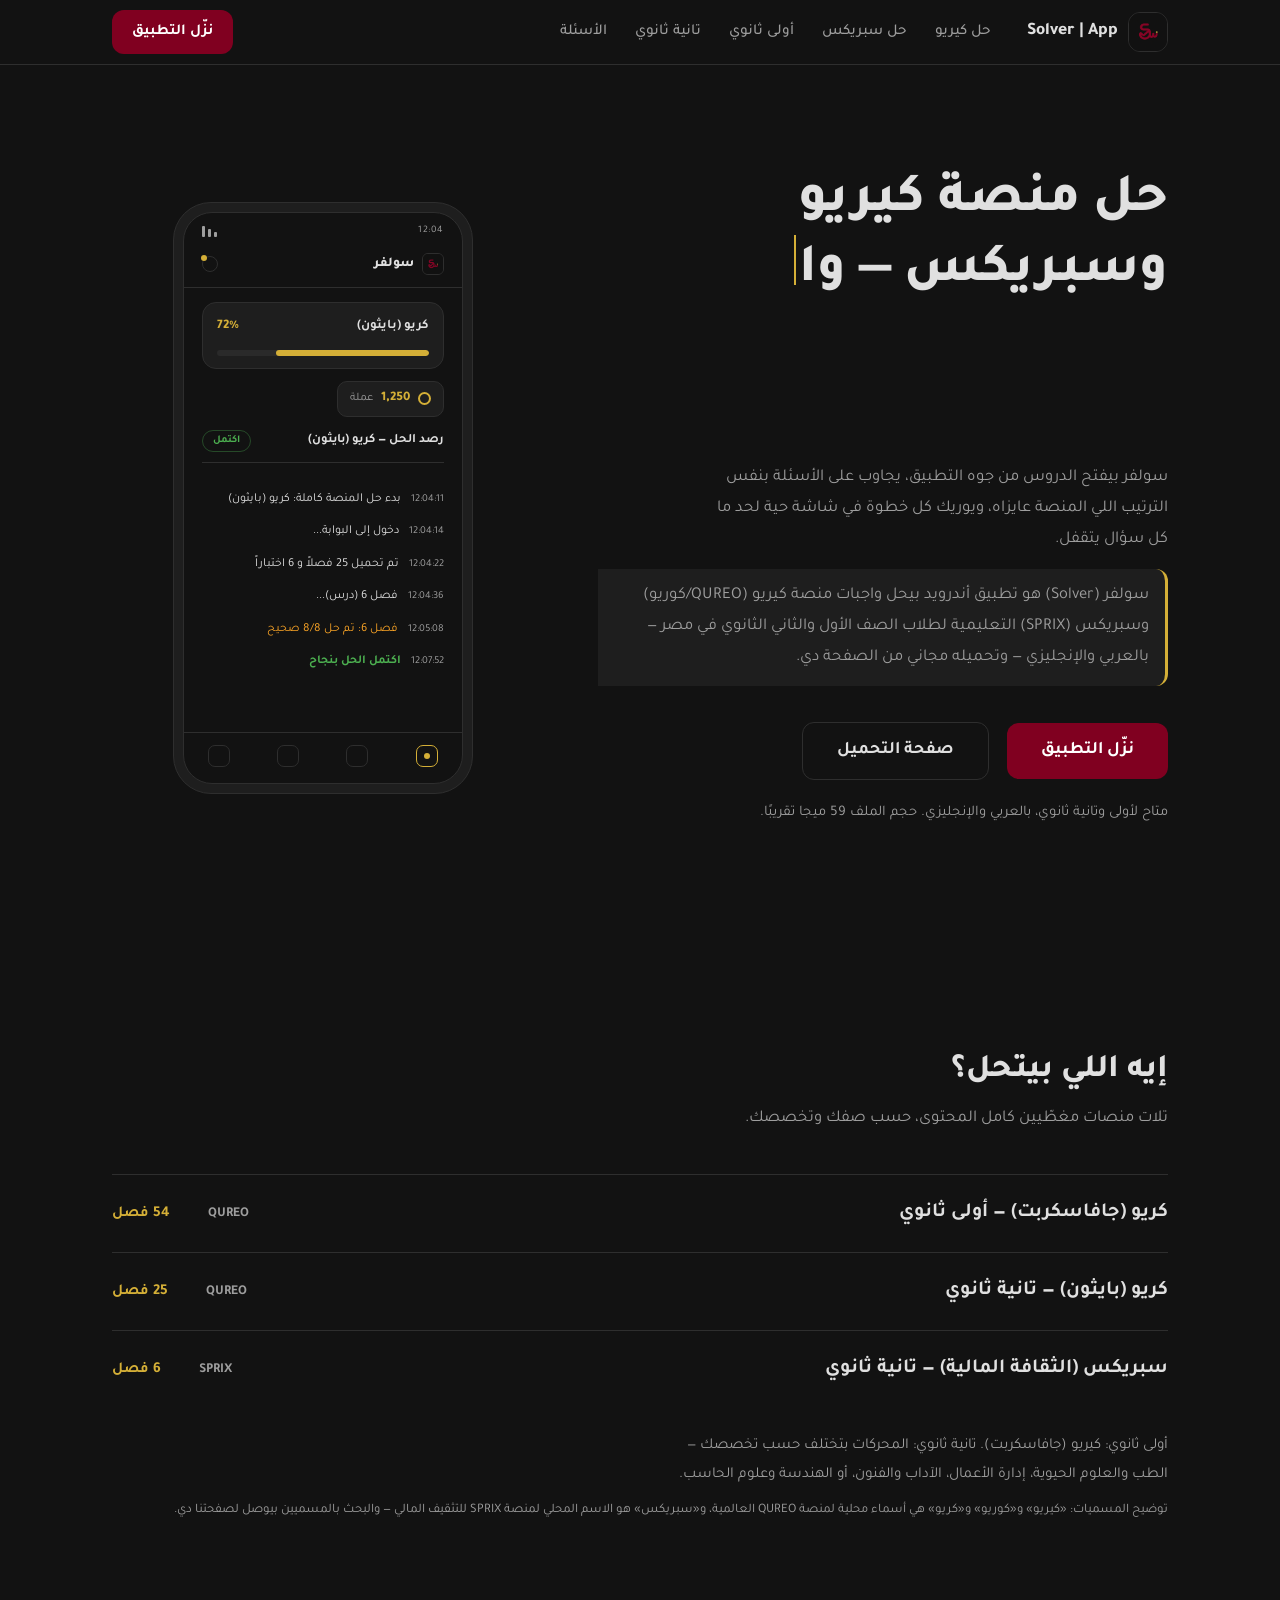
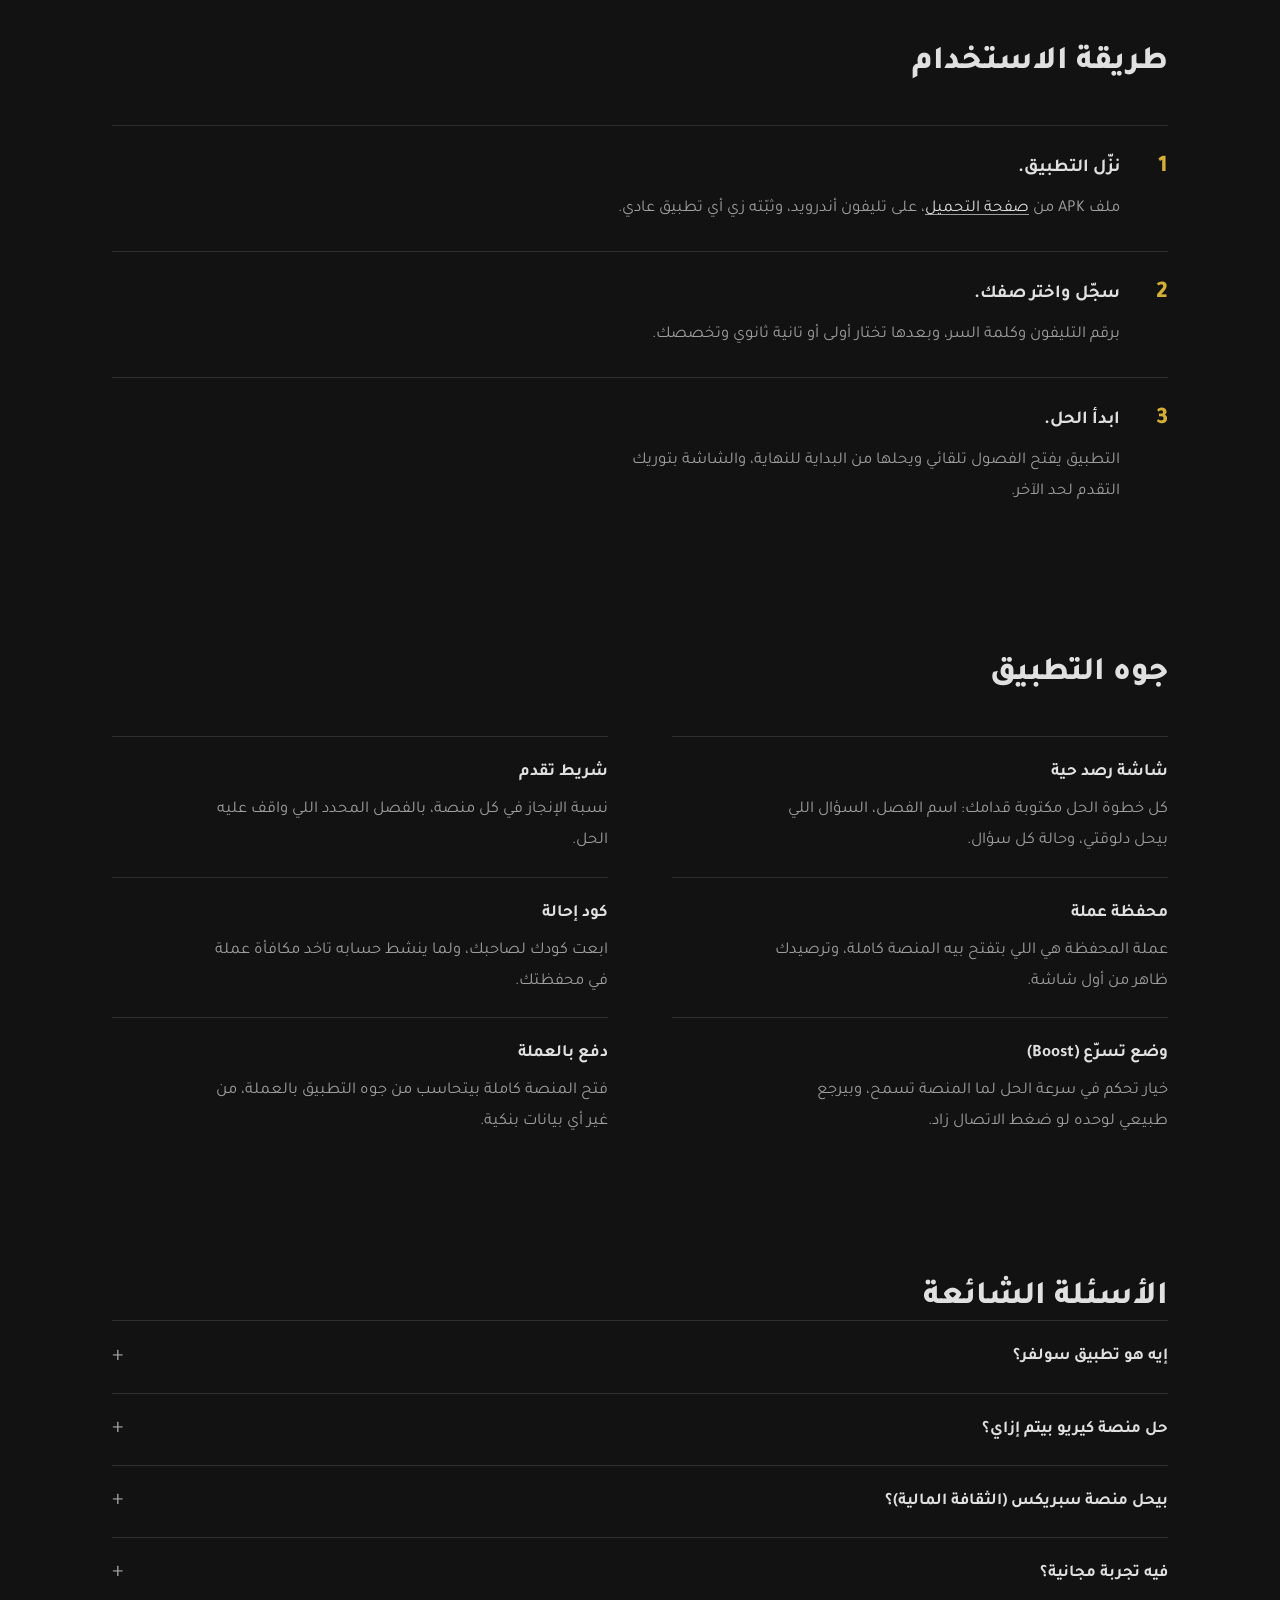
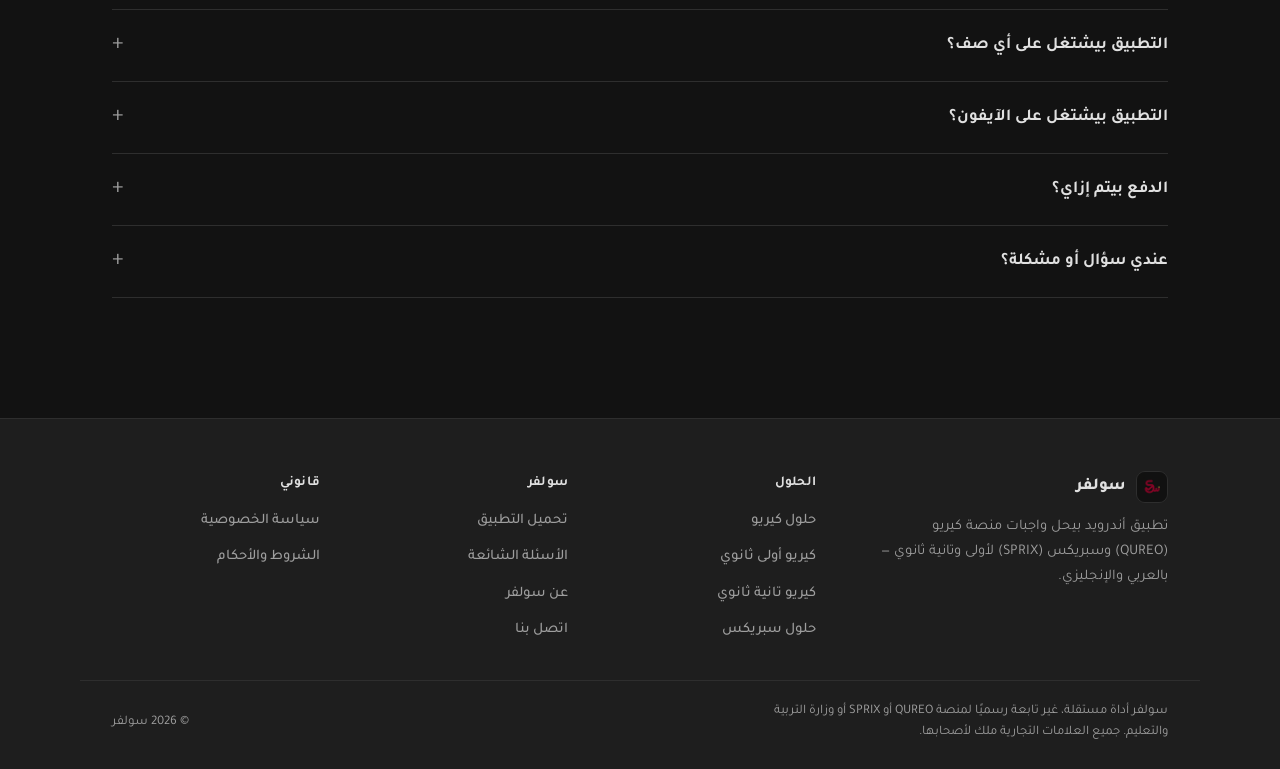
<file: index.html>
<!DOCTYPE html>
<html lang="ar" dir="rtl">
<head>
  <meta charset="utf-8">
  <meta name="viewport" content="width=device-width, initial-scale=1">
  <title>حل منصة كيريو (QUREO) وسبريكس — تطبيق سولفر لأولى وتانية ثانوي</title>
  <meta name="description" content="حل منصة كيريو (QUREO/كوريو) وسبريكس (SPRIX) كامل لأولى وتانية ثانوي بالعربي والإنجليزي. تطبيق سولفر للأندرويد بيحل الواجبات خطوة بخطوة — حمّله مجانًا.">
  <meta name="theme-color" content="#121212">
  <meta name="robots" content="index,follow">
  <link rel="canonical" href="https://solver-app.site/">
  <meta property="og:title" content="حل منصة كيريو (QUREO) وسبريكس — تطبيق سولفر">
  <meta property="og:description" content="التطبيق بيفتح دروس منصة كيريو وسبريكس من جوه، ويحلها بالترتيب المطلوب خطوة بخطوة لأولى وتانية ثانوي.">
  <meta property="og:type" content="website">
  <meta property="og:url" content="https://solver-app.site/">
  <meta property="og:site_name" content="سولفر">
  <meta property="og:locale" content="ar_EG">
  <meta property="og:image" content="https://solver-app.site/assets/branding/og-banner.png">
  <meta property="og:image:width" content="1200">
  <meta property="og:image:height" content="630">
  <meta property="og:image:alt" content="لوجو تطبيق سولفر على خلفية داكنة">
  <meta name="twitter:card" content="summary_large_image">
  <meta name="twitter:title" content="حل منصة كيريو (QUREO) وسبريكس — تطبيق سولفر">
  <meta name="twitter:description" content="تطبيق أندرويد بيحل واجبات كيريو وسبريكس خطوة بخطوة — نزّله من الصفحة.">
  <meta name="twitter:image" content="https://solver-app.site/assets/branding/og-banner.png">
  <link rel="icon" type="image/png" href="/assets/branding/favicon.png">
  <link rel="apple-touch-icon" href="/assets/branding/apple-touch-icon.png">
  <link rel="manifest" href="/manifest.json">
  <link rel="preload" as="font" type="font/woff2" href="/assets/fonts/Tajawal-Regular.woff2" crossorigin>
  <link rel="preload" as="font" type="font/woff2" href="/assets/fonts/Tajawal-ExtraBold.woff2" crossorigin>
  <script type="application/ld+json">
  {
    "@context": "https://schema.org",
    "@graph": [
      {
        "@type": "WebSite",
        "name": "سولفر",
        "alternateName": "Solver",
        "url": "https://solver-app.site/",
        "inLanguage": "ar"
      },
      {
        "@type": "Organization",
        "name": "سولفر",
        "alternateName": "Solver",
        "url": "https://solver-app.site/",
        "logo": "https://solver-app.site/assets/branding/logo.png",
        "founder": { "@type": "Person", "name": "Omar Sayed" }
      },
      {
        "@type": "MobileApplication",
        "name": "سولفر",
        "alternateName": "Solver",
        "operatingSystem": "Android",
        "applicationCategory": "EducationalApplication",
        "inLanguage": ["ar", "en"],
        "fileSize": "59.5MB",
        "image": "https://solver-app.site/assets/branding/og-banner.png",
        "downloadUrl": "https://github.com/omarsayedfrn-cmd/MyWeb/releases/latest/download/Solver-Platform.apk",
        "url": "https://solver-app.site/",
        "description": "تطبيق أندرويد بيفتح دروس منصات QUREO (كيريو) و SPRIX (سبريكس) من جواه ويحل واجبها بالترتيب المطلوب لأولى وتانية ثانوي بالعربي والإنجليزي.",
        "offers": {
          "@type": "Offer",
          "price": "0",
          "priceCurrency": "EGP",
          "description": "التحميل مجاني وأول فصول كل منصة بتتحل ببلاش، والباقي بيتفتح بعملة من المحفظة جوه التطبيق."
        },
        "author": { "@type": "Person", "name": "Omar Sayed" }
      },
      {
        "@type": "FAQPage",
        "mainEntity": [
          {
            "@type": "Question",
            "name": "إيه هو تطبيق سولفر؟",
            "acceptedAnswer": { "@type": "Answer", "text": "سولفر تطبيق أندرويد بيحل واجبات منصة كيريو (QUREO) وسبريكس (SPRIX) لأولى وتانية ثانوي، بيفتح الدروس من جوه التطبيق ويحلها بالترتيب اللي المنصة عايزاه." }
          },
          {
            "@type": "Question",
            "name": "حل منصة كيريو بيتم إزاي؟",
            "acceptedAnswer": { "@type": "Answer", "text": "تسجّل بياناتك، تختار صفك، وبعد ما الإدارة تفعّل المحركات، التطبيق يفتح فصول كيريو ويحلها من البداية للنهاية مع شاشة رصد حية بتوريك كل خطوة." }
          },
          {
            "@type": "Question",
            "name": "بيحل منصة سبريكس (الثقافة المالية)؟",
            "acceptedAnswer": { "@type": "Answer", "text": "أيوه. سبريكس للتثقيف المالي مدعومة بالكامل — 6 فصول لتانية ثانوي بالعربي والإنجليزي." }
          },
          {
            "@type": "Question",
            "name": "فيه تجربة مجانية؟",
            "acceptedAnswer": { "@type": "Answer", "text": "أيوه. كل منصة فيها فصول تجريبية بتتحل ببلاش، وباقي الفصول بيتفتح بعملة من محفظتك." }
          },
          {
            "@type": "Question",
            "name": "التطبيق بيشتغل على أي صف؟",
            "acceptedAnswer": { "@type": "Answer", "text": "أولى وتانية ثانوي. أولى: كيريو جافاسكربت. تانية: المحركات بتختلف حسب تخصصك — الطب والعلوم الحيوية، إدارة الأعمال، الآداب والفنون، أو الهندسة وعلوم الحاسب." }
          },
          {
            "@type": "Question",
            "name": "التطبيق بيشتغل على الآيفون؟",
            "acceptedAnswer": { "@type": "Answer", "text": "تليفونات أندرويد بس، مفيش إصدار للآيفون حاليًا." }
          },
          {
            "@type": "Question",
            "name": "الدفع بيتم إزاي؟",
            "acceptedAnswer": { "@type": "Answer", "text": "فتح المنصة كاملة بيتحاسب من جوه التطبيق بعملة المحفظة، من غير أي بيانات بنكية." }
          },
          {
            "@type": "Question",
            "name": "عندي سؤال أو مشكلة؟",
            "acceptedAnswer": { "@type": "Answer", "text": "جوه التطبيق في صفحة الدعم — الفريق بيستقبل المشاكل والاقتراحات من هناك." }
          }
        ]
      }
    ]
  }
  </script>
  <link rel="stylesheet" href="/assets/style.css?v=20261104">
  <script>
    document.documentElement.className += ' js';
    window.setTimeout(function () {
      var t = document.querySelector('[data-type]');
      if (t && !t.classList.contains('type-live') && !t.classList.contains('type-done')) {
        t.classList.add('type-done');
      }
    }, 3000);
  </script>
</head>
<body>

<a class="skip-link" href="#main">تخطَّ إلى المحتوى</a>

<header class="site-head">
  <div class="wrap head-in">
    <a class="brand" href="/" aria-label="Solver | App — الصفحة الرئيسية">
      <img class="brand-mark" src="/assets/branding/logo.png" alt="" aria-hidden="true" width="40" height="40">
      <span class="brand-name">Solver | App</span>
    </a>
    <button class="menu-btn" type="button" aria-expanded="false" aria-controls="site-nav" aria-label="فتح القائمة">
      <span class="menu-bars" aria-hidden="true"></span>
    </button>
    <nav id="site-nav" aria-label="التنقل الرئيسي">
      <a class="head-link" href="/qureo-solutions">حل كيريو</a>
      <a class="head-link" href="/sprix-solutions">حل سبريكس</a>
      <a class="head-link" href="/qureo-grade-10">أولى ثانوي</a>
      <a class="head-link" href="/qureo-grade-11">تانية ثانوي</a>
      <a class="head-link" href="/faq">الأسئلة</a>
      <a class="btn btn-primary menu-cta" href="/download">نزّل التطبيق</a>
    </nav>
    <a class="btn btn-primary head-cta" href="/download">نزّل التطبيق</a>
  </div>
</header>

<main id="main">

  <section class="hero wrap">
    <div class="hero-copy">
      <h1 data-type>حل منصة كيريو وسبريكس — واجبات <span class="lat">QUREO</span> و <span class="lat">SPRIX</span> أولى وتانية ثانوي.</h1>
      <p class="hero-sub">سولفر بيفتح الدروس من جوه التطبيق، يجاوب على الأسئلة بنفس الترتيب اللي المنصة عايزاه، ويوريك كل خطوة في شاشة حية لحد ما كل سؤال يتقفل.</p>
      <p class="geo-answer">سولفر (Solver) هو تطبيق أندرويد بيحل واجبات منصة كيريو (QUREO/كوريو) وسبريكس (SPRIX) التعليمية لطلاب الصف الأول والثاني الثانوي في مصر — بالعربي والإنجليزي — وتحميله مجاني من الصفحة دي.</p>
      <div class="hero-actions">
        <a class="btn btn-primary btn-big" href="https://github.com/omarsayedfrn-cmd/MyWeb/releases/latest/download/Solver-Platform.apk" rel="noopener">نزّل التطبيق</a>
        <a class="btn btn-ghost btn-big" href="/download">صفحة التحميل</a>
      </div>
      <p class="hero-foot">متاح لأولى وتانية ثانوي، بالعربي والإنجليزي. حجم الملف 59 ميجا تقريبًا.</p>
    </div>

    <aside class="hero-device" aria-hidden="true">
      <div class="device">
        <div class="device-screen">
          <div class="dev-status" aria-hidden="true">
            <span class="dev-time">12:04</span>
            <span class="dev-sig"><i></i><i></i><i></i></span>
          </div>
          <div class="dev-bar">
            <span class="dev-brand">
              <img class="dev-logo" src="/assets/branding/logo.png" alt="" aria-hidden="true" width="22" height="22">
              <span class="dev-name">سولفر</span>
            </span>
            <span class="dev-bell" aria-hidden="true"></span>
          </div>
          <div class="dev-body">
            <div class="dev-card">
              <div class="dev-card-top">
                <span class="dev-plat">كريو (بايثون)</span>
                <span class="dev-pct">72%</span>
              </div>
              <div class="dev-progress"><span style="width:72%"></span></div>
            </div>
            <div class="dev-wallet">
              <span class="dev-coin" aria-hidden="true"></span>
              <span class="dev-wallet-num">1,250</span>
              <span class="dev-wallet-lbl">عملة</span>
            </div>
            <div class="log-head">
              <span class="log-title">رصد الحل — كريو (بايثون)</span>
              <span class="log-chip">اكتمل</span>
            </div>
            <ol class="log-lines">
              <li style="--d:.05s"><span class="log-t">12:04:11</span><p>بدء حل المنصة كاملة: كريو (بايثون)</p></li>
              <li style="--d:.35s"><span class="log-t">12:04:14</span><p>دخول إلى البوابة...</p></li>
              <li style="--d:.65s"><span class="log-t">12:04:22</span><p>تم تحميل 25 فصلاً و 6 اختباراً</p></li>
              <li style="--d:.95s"><span class="log-t">12:04:36</span><p>فصل 6 (درس)...</p></li>
              <li style="--d:1.25s"><span class="log-t">12:05:08</span><p>فصل 6: تم حل 8/8 صحيح</p></li>
              <li style="--d:1.5s"><span class="log-t">12:07:52</span><p>اكتمل الحل بنجاح</p></li>
            </ol>
          </div>
          <nav class="dev-nav" aria-hidden="true">
            <i class="on"></i><i></i><i></i><i></i>
          </nav>
        </div>
      </div>
    </aside>
  </section>

  <section class="ela-mokus wrap" id="ela-mokus">
    <h2>إيه اللي بيتحل؟</h2>
    <p class="section-sub">تلات منصات مغطّيين كامل المحتوى، حسب صفك وتخصصك.</p>
    <ul class="mokus-list">
      <li>
        <a class="mokus-name" href="/qureo-grade-10">كريو (جافاسكربت) — أولى ثانوي</a>
        <span class="mokus-plat">QUREO</span>
        <span class="mokus-chap">54 فصل</span>
      </li>
      <li>
        <a class="mokus-name" href="/qureo-grade-11">كريو (بايثون) — تانية ثانوي</a>
        <span class="mokus-plat">QUREO</span>
        <span class="mokus-chap">25 فصل</span>
      </li>
      <li>
        <a class="mokus-name" href="/sprix-solutions">سبريكس (الثقافة المالية) — تانية ثانوي</a>
        <span class="mokus-plat">SPRIX</span>
        <span class="mokus-chap">6 فصل</span>
      </li>
    </ul>
    <p class="ela-note">أولى ثانوي: كيريو (جافاسكربت). تانية ثانوي: المحركات بتختلف حسب تخصصك — الطب والعلوم الحيوية، إدارة الأعمال، الآداب والفنون، أو الهندسة وعلوم الحاسب.</p>
    <p class="glossary">توضيح المسميات: «كيريو» و«كوريو» و«كريو» هي أسماء محلية لمنصة QUREO العالمية، و«سبريكس» هو الاسم المحلي لمنصة SPRIX للتثقيف المالي — والبحث بالمسميين بيوصل لصفحتنا دي.</p>
  </section>

  <section class="ezay wrap" id="ezay">
    <h2>طريقة الاستخدام</h2>
    <ol class="kez">
      <li>
        <strong>نزّل التطبيق.</strong>
        <p>ملف APK من <a href="/download">صفحة التحميل</a>، على تليفون أندرويد، وثبّته زي أي تطبيق عادي.</p>
      </li>
      <li>
        <strong>سجّل واختر صفك.</strong>
        <p>برقم التليفون وكلمة السر، وبعدها تختار أولى أو تانية ثانوي وتخصصك.</p>
      </li>
      <li>
        <strong>ابدأ الحل.</strong>
        <p>التطبيق يفتح الفصول تلقائي ويحلها من البداية للنهاية، والشاشة بتوريك التقدم لحد الآخر.</p>
      </li>
    </ol>
  </section>

  <section class="jwa wrap">
    <h2>جوه التطبيق</h2>
    <ul class="jwa-list">
      <li>
        <strong>شاشة رصد حية</strong>
        <p>كل خطوة الحل مكتوبة قدامك: اسم الفصل، السؤال اللي بيحل دلوقتي، وحالة كل سؤال.</p>
      </li>
      <li>
        <strong>شريط تقدم</strong>
        <p>نسبة الإنجاز في كل منصة، بالفصل المحدد اللي واقف عليه الحل.</p>
      </li>
      <li>
        <strong>محفظة عملة</strong>
        <p>عملة المحفظة هي اللي بتفتح بيه المنصة كاملة، وترصيدك ظاهر من أول شاشة.</p>
      </li>
      <li>
        <strong>كود إحالة</strong>
        <p>ابعت كودك لصاحبك، ولما ينشط حسابه تاخد مكافأة عملة في محفظتك.</p>
      </li>
      <li>
        <strong>وضع تسرّع (Boost)</strong>
        <p>خيار تحكم في سرعة الحل لما المنصة تسمح، وبيرجع طبيعي لوحده لو ضغط الاتصال زاد.</p>
      </li>
      <li>
        <strong>دفع بالعملة</strong>
        <p>فتح المنصة كاملة بيتحاسب من جوه التطبيق بالعملة، من غير أي بيانات بنكية.</p>
      </li>
    </ul>
  </section>

  <section class="asaelah wrap pad-b" id="asaelah">
    <h2>الأسئلة الشائعة</h2>
    <details>
      <summary>إيه هو تطبيق سولفر؟</summary>
      <p>سولفر تطبيق أندرويد بيحل واجبات منصة كيريو (QUREO) وسبريكس (SPRIX) لأولى وتانية ثانوي، بيفتح الدروس من جوه التطبيق ويحلها بالترتيب اللي المنصة عايزاه.</p>
    </details>
    <details>
      <summary>حل منصة كيريو بيتم إزاي؟</summary>
      <p>تسجّل بياناتك، تختار صفك، وبعد ما الإدارة تفعّل المحركات، التطبيق يفتح فصول كيريو ويحلها من البداية للنهاية مع شاشة رصد حية بتوريك كل خطوة.</p>
    </details>
    <details>
      <summary>بيحل منصة سبريكس (الثقافة المالية)؟</summary>
      <p>أيوه. سبريكس للتثقيف المالي مدعومة بالكامل — 6 فصول لتانية ثانوي بالعربي والإنجليزي.</p>
    </details>
    <details>
      <summary>فيه تجربة مجانية؟</summary>
      <p>أيوه. كل منصة فيها فصول تجريبية بتتحل ببلاش، وباقي الفصول بيتفتح بعملة من محفظتك.</p>
    </details>
    <details>
      <summary>التطبيق بيشتغل على أي صف؟</summary>
      <p>أولى وتانية ثانوي. أولى: كيريو جافاسكربت. تانية: المحركات بتختلف حسب تخصصك — الطب والعلوم الحيوية، إدارة الأعمال، الآداب والفنون، أو الهندسة وعلوم الحاسب.</p>
    </details>
    <details>
      <summary>التطبيق بيشتغل على الآيفون؟</summary>
      <p>تليفونات أندرويد بس، مفيش إصدار للآيفون حاليًا.</p>
    </details>
    <details>
      <summary>الدفع بيتم إزاي؟</summary>
      <p>فتح المنصة كاملة بيتحاسب من جوه التطبيق بعملة المحفظة، من غير أي بيانات بنكية.</p>
    </details>
    <details>
      <summary>عندي سؤال أو مشكلة؟</summary>
      <p>جوه التطبيق في صفحة الدعم — الفريق بيستقبل المشاكل والاقتراحات من هناك.</p>
    </details>
  </section>

</main>

<footer class="site-foot">
  <div class="wrap foot-grid">
    <div class="foot-brandcol">
      <p class="foot-brand"><img class="brand-mark small" src="/assets/branding/logo.png" alt="" aria-hidden="true" width="32" height="32"> سولفر</p>
      <p class="foot-tag">تطبيق أندرويد بيحل واجبات منصة كيريو (QUREO) وسبريكس (SPRIX) لأولى وتانية ثانوي — بالعربي والإنجليزي.</p>
    </div>
    <nav class="foot-col" aria-label="الحلول">
      <p class="foot-h">الحلول</p>
      <a href="/qureo-solutions">حلول كيريو</a>
      <a href="/qureo-grade-10">كيريو أولى ثانوي</a>
      <a href="/qureo-grade-11">كيريو تانية ثانوي</a>
      <a href="/sprix-solutions">حلول سبريكس</a>
    </nav>
    <nav class="foot-col" aria-label="سولفر">
      <p class="foot-h">سولفر</p>
      <a href="/download">تحميل التطبيق</a>
      <a href="/faq">الأسئلة الشائعة</a>
      <a href="/about">عن سولفر</a>
      <a href="/contact">اتصل بنا</a>
    </nav>
    <nav class="foot-col" aria-label="قانوني">
      <p class="foot-h">قانوني</p>
      <a href="/privacy">سياسة الخصوصية</a>
      <a href="/terms">الشروط والأحكام</a>
    </nav>
  </div>
  <div class="wrap foot-bottom">
    <p>سولفر أداة مستقلة، غير تابعة رسميًا لمنصة QUREO أو SPRIX أو وزارة التربية والتعليم. جميع العلامات التجارية ملك لأصحابها.</p>
    <p>© 2026 سولفر</p>
  </div>
</footer>

<script src="/assets/typing.js?v=20261104" defer></script>

<script src="/assets/nav.js?v=20261104" defer></script>

</body>
</html>
</file>
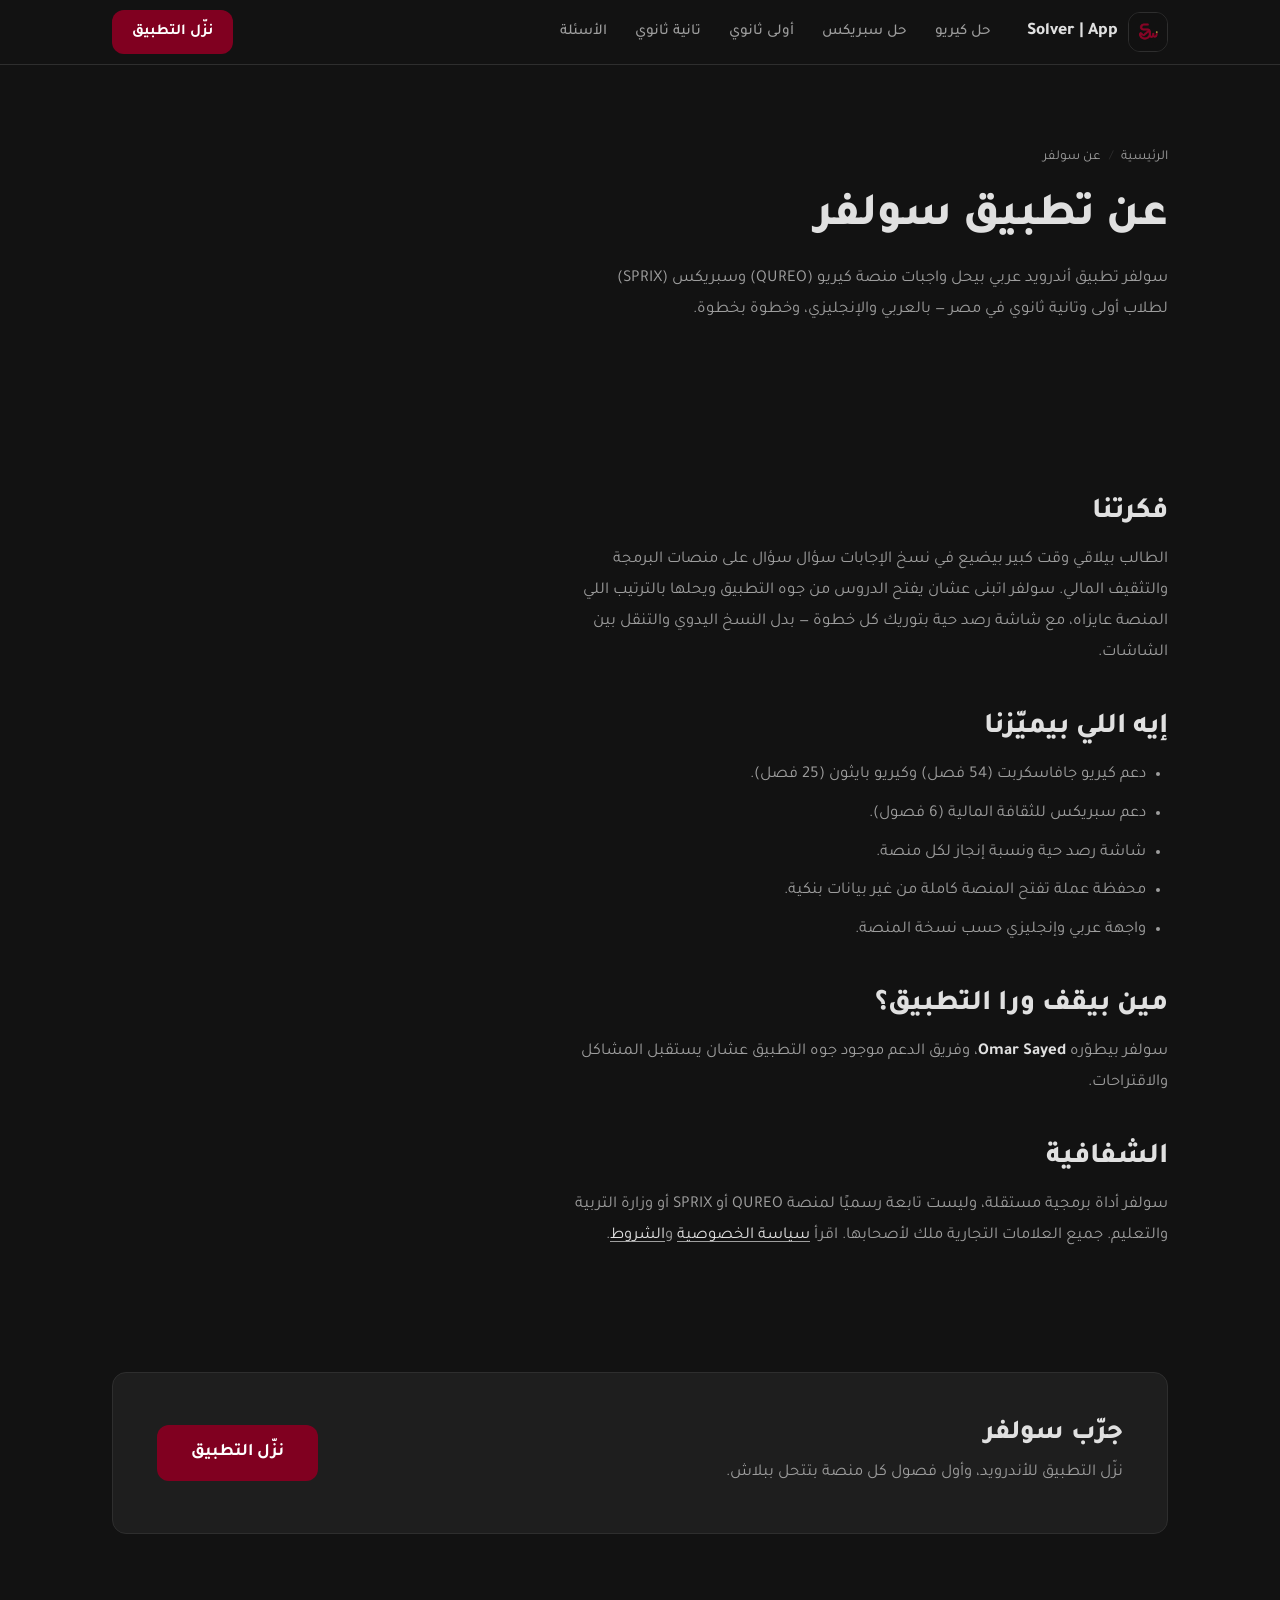
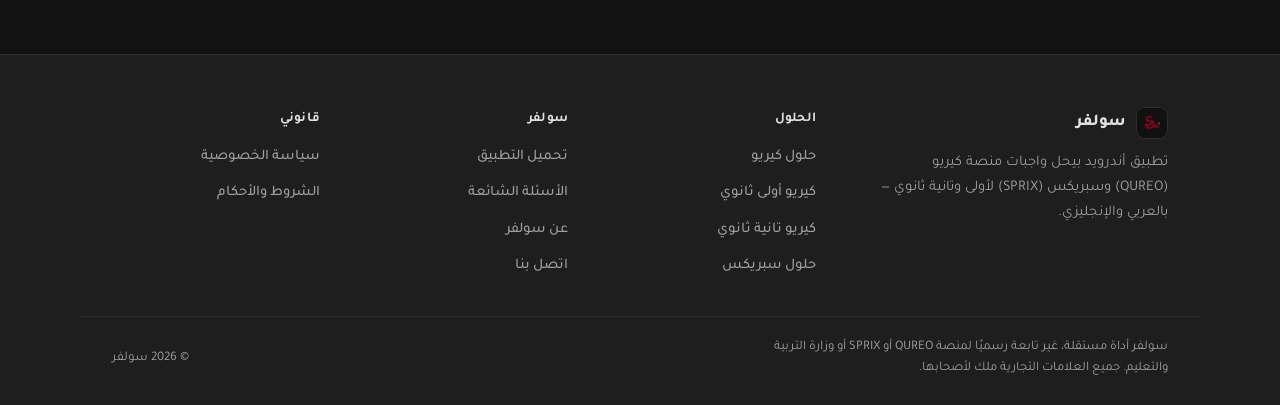
<file: about.html>
<!DOCTYPE html>
<html lang="ar" dir="rtl">
<head>
  <meta charset="utf-8">
  <meta name="viewport" content="width=device-width, initial-scale=1">
  <title>عن سولفر — تطبيق حل واجبات كيريو وسبريكس</title>
  <meta name="description" content="تعرف على تطبيق سولفر: تطبيق أندرويد عربي بيحل واجبات منصة كيريو (QUREO) وسبريكس (SPRIX) لأولى وتانية ثانوي خطوة بخطوة.">
  <meta name="theme-color" content="#121212">
  <meta name="robots" content="index,follow">
  <link rel="canonical" href="https://solver-app.site/about">
  <meta property="og:title" content="عن سولفر — تطبيق حل واجبات كيريو وسبريكس">
  <meta property="og:description" content="تعرّف على تطبيق سولفر: تطبيق أندرويد عربي بيحل واجبات كيريو (QUREO) وسبريكس (SPRIX) لأولى وتانية ثانوي خطوة بخطوة.">
  <meta property="og:type" content="website">
  <meta property="og:url" content="https://solver-app.site/about">
  <meta property="og:site_name" content="سولفر">
  <meta property="og:locale" content="ar_EG">
  <meta property="og:image" content="https://solver-app.site/assets/branding/og-banner.png">
  <meta property="og:image:width" content="1200">
  <meta property="og:image:height" content="630">
  <meta property="og:image:alt" content="لوجو تطبيق سولفر على خلفية داكنة">
  <meta name="twitter:card" content="summary_large_image">
  <meta name="twitter:title" content="عن سولفر — تطبيق حل واجبات كيريو وسبريكس">
  <meta name="twitter:description" content="تعرّف على تطبيق سولفر: تطبيق أندرويد عربي بيحل واجبات كيريو (QUREO) وسبريكس (SPRIX) لأولى وتانية ثانوي خطوة بخطوة.">
  <meta name="twitter:image" content="https://solver-app.site/assets/branding/og-banner.png">
  <link rel="icon" type="image/png" href="/assets/branding/favicon.png">
  <link rel="apple-touch-icon" href="/assets/branding/apple-touch-icon.png">
  <link rel="manifest" href="/manifest.json">
  <link rel="preload" as="font" type="font/woff2" href="/assets/fonts/Tajawal-Regular.woff2" crossorigin>
  <link rel="preload" as="font" type="font/woff2" href="/assets/fonts/Tajawal-ExtraBold.woff2" crossorigin>
  <script type="application/ld+json">
  {
    "@context": "https://schema.org",
    "@graph": [
      {
        "@type": "BreadcrumbList",
        "itemListElement": [
          { "@type": "ListItem", "position": 1, "name": "الرئيسية", "item": "https://solver-app.site/" },
          { "@type": "ListItem", "position": 2, "name": "عن سولفر", "item": "https://solver-app.site/about" }
        ]
      },
      {
        "@type": "AboutPage",
        "name": "عن سولفر",
        "url": "https://solver-app.site/about",
        "inLanguage": "ar"
      }
    ]
  }
  </script>
  <link rel="stylesheet" href="/assets/style.css?v=20261104">
</head>
<body>

<a class="skip-link" href="#main">تخطَّ إلى المحتوى</a>

<header class="site-head">
  <div class="wrap head-in">
    <a class="brand" href="/" aria-label="Solver | App — الصفحة الرئيسية">
      <img class="brand-mark" src="/assets/branding/logo.png" alt="" aria-hidden="true" width="40" height="40">
      <span class="brand-name">Solver | App</span>
    </a>
    <button class="menu-btn" type="button" aria-expanded="false" aria-controls="site-nav" aria-label="فتح القائمة">
      <span class="menu-bars" aria-hidden="true"></span>
    </button>
    <nav id="site-nav" aria-label="التنقل الرئيسي">
      <a class="head-link" href="/qureo-solutions">حل كيريو</a>
      <a class="head-link" href="/sprix-solutions">حل سبريكس</a>
      <a class="head-link" href="/qureo-grade-10">أولى ثانوي</a>
      <a class="head-link" href="/qureo-grade-11">تانية ثانوي</a>
      <a class="head-link" href="/faq">الأسئلة</a>
      <a class="btn btn-primary menu-cta" href="/download">نزّل التطبيق</a>
    </nav>
    <a class="btn btn-primary head-cta" href="/download">نزّل التطبيق</a>
  </div>
</header>

<main id="main">
  <section class="page-head wrap">
    <nav class="crumbs" aria-label="مسار التنقل">
      <a href="/">الرئيسية</a>
      <span aria-hidden="true">/</span>
      <span>عن سولفر</span>
    </nav>
    <h1>عن تطبيق سولفر</h1>
    <p class="lead">سولفر تطبيق أندرويد عربي بيحل واجبات منصة كيريو (QUREO) وسبريكس (SPRIX) لطلاب أولى وتانية ثانوي في مصر — بالعربي والإنجليزي، وخطوة بخطوة.</p>
  </section>

  <section class="wrap">
    <div class="prose">
      <h2>فكرتنا</h2>
      <p>الطالب بيلاقي وقت كبير بيضيع في نسخ الإجابات سؤال سؤال على منصات البرمجة والتثقيف المالي. سولفر اتبنى عشان يفتح الدروس من جوه التطبيق ويحلها بالترتيب اللي المنصة عايزاه، مع شاشة رصد حية بتوريك كل خطوة — بدل النسخ اليدوي والتنقل بين الشاشات.</p>

      <h2>إيه اللي بيميّزنا</h2>
      <ul>
        <li>دعم كيريو جافاسكربت (54 فصل) وكيريو بايثون (25 فصل).</li>
        <li>دعم سبريكس للثقافة المالية (6 فصول).</li>
        <li>شاشة رصد حية ونسبة إنجاز لكل منصة.</li>
        <li>محفظة عملة تفتح المنصة كاملة من غير بيانات بنكية.</li>
        <li>واجهة عربي وإنجليزي حسب نسخة المنصة.</li>
      </ul>

      <h2>مين بيقف ورا التطبيق؟</h2>
      <p>سولفر بيطوّره <strong>Omar Sayed</strong>، وفريق الدعم موجود جوه التطبيق عشان يستقبل المشاكل والاقتراحات.</p>

      <h2>الشفافية</h2>
      <p>سولفر أداة برمجية مستقلة، وليست تابعة رسميًا لمنصة QUREO أو SPRIX أو وزارة التربية والتعليم. جميع العلامات التجارية ملك لأصحابها. اقرأ <a href="/privacy">سياسة الخصوصية</a> و<a href="/terms">الشروط</a>.</p>
    </div>
  </section>

  <section class="wrap cta-end">
    <div class="cta-band">
      <div>
        <h2>جرّب سولفر</h2>
        <p>نزّل التطبيق للأندرويد، وأول فصول كل منصة بتتحل ببلاش.</p>
      </div>
      <a class="btn btn-primary btn-big" href="/download">نزّل التطبيق</a>
    </div>
  </section>
</main>

<footer class="site-foot">
  <div class="wrap foot-grid">
    <div class="foot-brandcol">
      <p class="foot-brand"><img class="brand-mark small" src="/assets/branding/logo.png" alt="" aria-hidden="true" width="32" height="32"> سولفر</p>
      <p class="foot-tag">تطبيق أندرويد بيحل واجبات منصة كيريو (QUREO) وسبريكس (SPRIX) لأولى وتانية ثانوي — بالعربي والإنجليزي.</p>
    </div>
    <nav class="foot-col" aria-label="الحلول">
      <p class="foot-h">الحلول</p>
      <a href="/qureo-solutions">حلول كيريو</a>
      <a href="/qureo-grade-10">كيريو أولى ثانوي</a>
      <a href="/qureo-grade-11">كيريو تانية ثانوي</a>
      <a href="/sprix-solutions">حلول سبريكس</a>
    </nav>
    <nav class="foot-col" aria-label="سولفر">
      <p class="foot-h">سولفر</p>
      <a href="/download">تحميل التطبيق</a>
      <a href="/faq">الأسئلة الشائعة</a>
      <a href="/about">عن سولفر</a>
      <a href="/contact">اتصل بنا</a>
    </nav>
    <nav class="foot-col" aria-label="قانوني">
      <p class="foot-h">قانوني</p>
      <a href="/privacy">سياسة الخصوصية</a>
      <a href="/terms">الشروط والأحكام</a>
    </nav>
  </div>
  <div class="wrap foot-bottom">
    <p>سولفر أداة مستقلة، غير تابعة رسميًا لمنصة QUREO أو SPRIX أو وزارة التربية والتعليم. جميع العلامات التجارية ملك لأصحابها.</p>
    <p>© 2026 سولفر</p>
  </div>
</footer>

<script src="/assets/nav.js?v=20261104" defer></script>

</body>
</html>
</file>
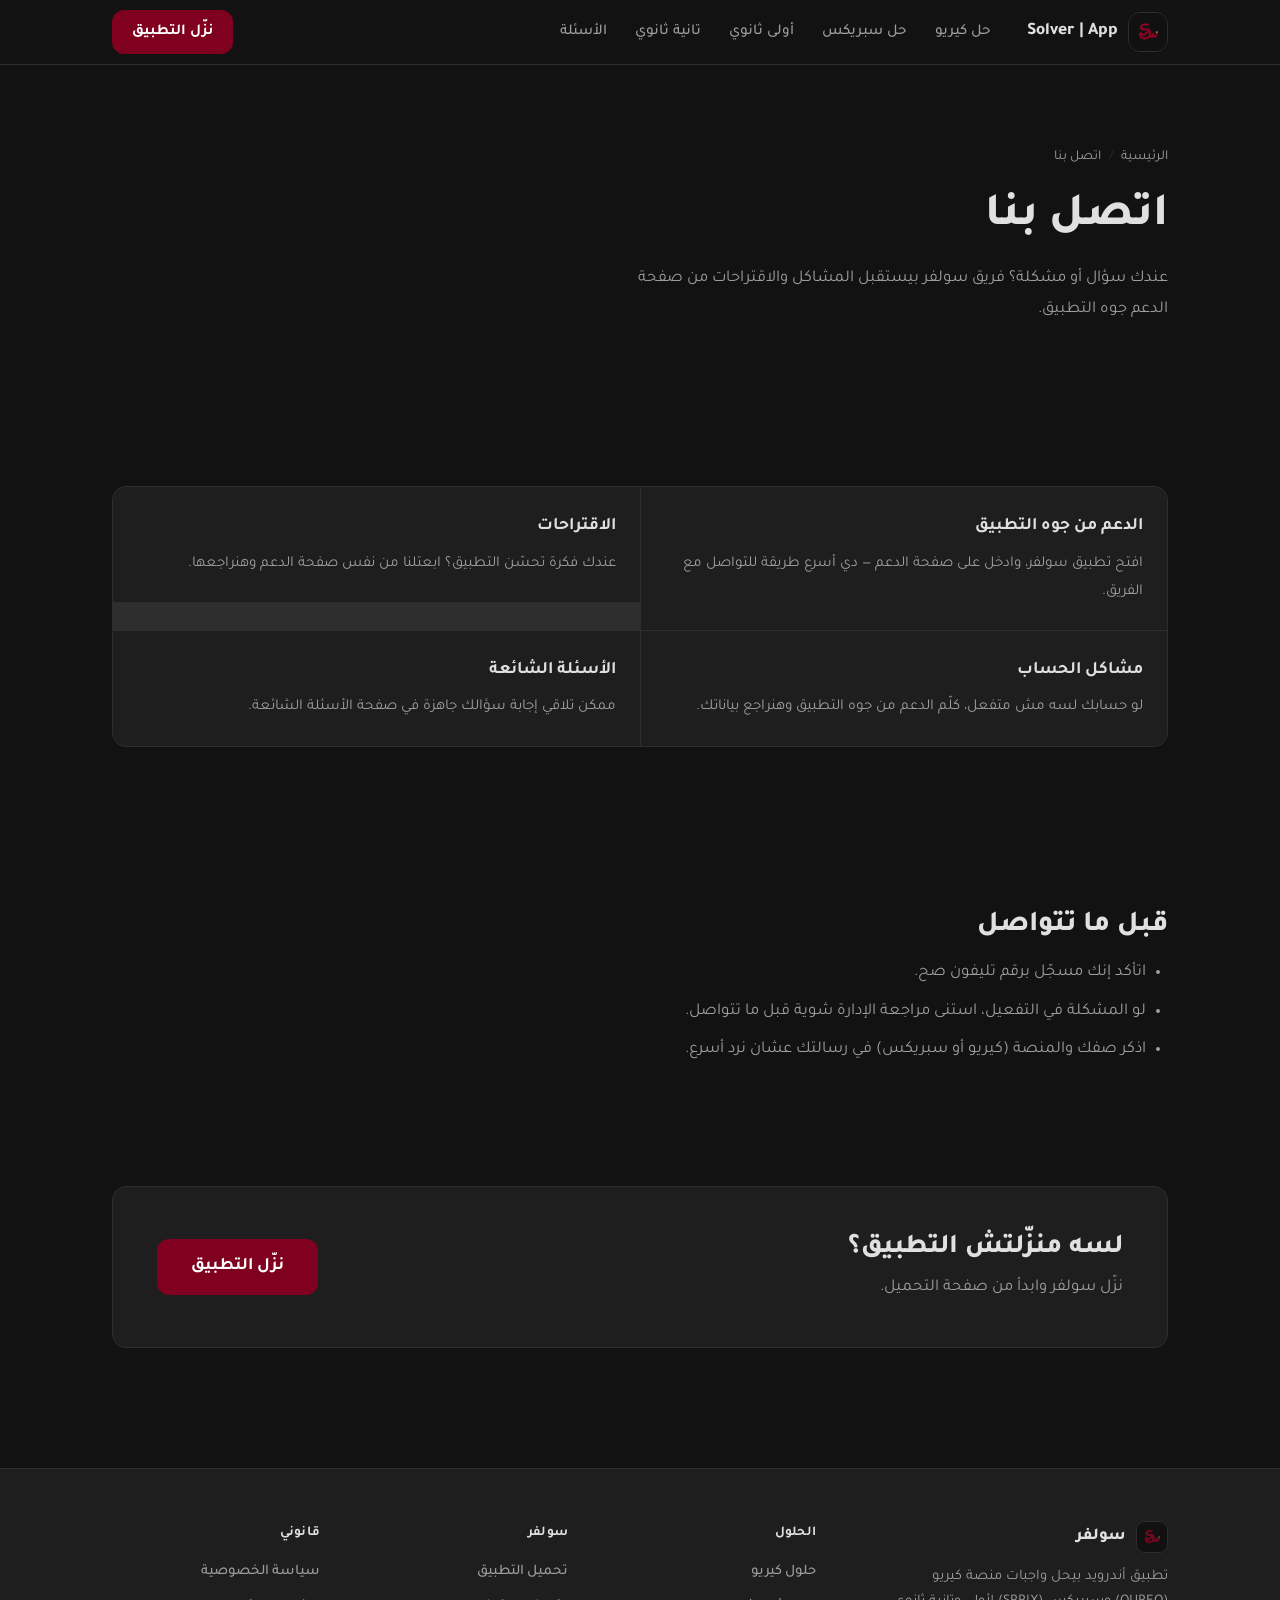
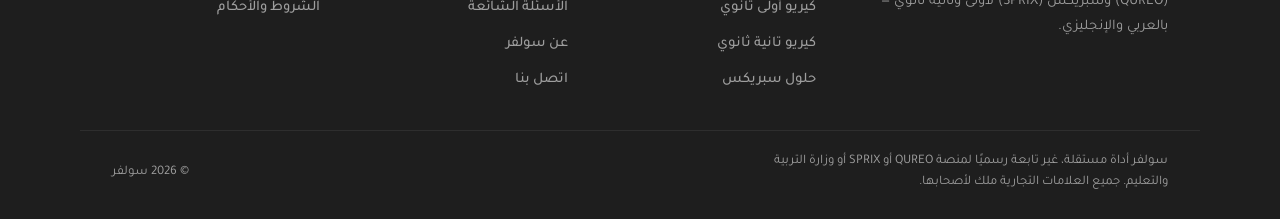
<file: contact.html>
<!DOCTYPE html>
<html lang="ar" dir="rtl">
<head>
  <meta charset="utf-8">
  <meta name="viewport" content="width=device-width, initial-scale=1">
  <title>اتصل بنا — دعم تطبيق سولفر وحل كيريو وسبريكس</title>
  <meta name="description" content="تواصل مع فريق سولفر. الدعم الفني متاح من صفحة الدعم جوه التطبيق، وبنستقبل المشاكل والاقتراحات.">
  <meta name="theme-color" content="#121212">
  <meta name="robots" content="index,follow">
  <link rel="canonical" href="https://solver-app.site/contact">
  <meta property="og:title" content="اتصل بنا — دعم تطبيق سولفر">
  <meta property="og:description" content="تواصل مع فريق سولفر: الدعم والاقتراحات من صفحة الدعم جوه التطبيق.">
  <meta property="og:type" content="website">
  <meta property="og:url" content="https://solver-app.site/contact">
  <meta property="og:site_name" content="سولفر">
  <meta property="og:locale" content="ar_EG">
  <meta property="og:image" content="https://solver-app.site/assets/branding/og-banner.png">
  <meta property="og:image:width" content="1200">
  <meta property="og:image:height" content="630">
  <meta property="og:image:alt" content="لوجو تطبيق سولفر على خلفية داكنة">
  <meta name="twitter:card" content="summary_large_image">
  <meta name="twitter:title" content="اتصل بنا — دعم تطبيق سولفر">
  <meta name="twitter:description" content="تواصل مع فريق سولفر: الدعم والاقتراحات من صفحة الدعم جوه التطبيق.">
  <meta name="twitter:image" content="https://solver-app.site/assets/branding/og-banner.png">
  <link rel="icon" type="image/png" href="/assets/branding/favicon.png">
  <link rel="apple-touch-icon" href="/assets/branding/apple-touch-icon.png">
  <link rel="manifest" href="/manifest.json">
  <link rel="preload" as="font" type="font/woff2" href="/assets/fonts/Tajawal-Regular.woff2" crossorigin>
  <link rel="preload" as="font" type="font/woff2" href="/assets/fonts/Tajawal-ExtraBold.woff2" crossorigin>
  <script type="application/ld+json">
  {
    "@context": "https://schema.org",
    "@graph": [
      {
        "@type": "BreadcrumbList",
        "itemListElement": [
          { "@type": "ListItem", "position": 1, "name": "الرئيسية", "item": "https://solver-app.site/" },
          { "@type": "ListItem", "position": 2, "name": "اتصل بنا", "item": "https://solver-app.site/contact" }
        ]
      },
      {
        "@type": "ContactPage",
        "name": "اتصل بنا",
        "url": "https://solver-app.site/contact",
        "inLanguage": "ar"
      }
    ]
  }
  </script>
  <link rel="stylesheet" href="/assets/style.css?v=20261104">
</head>
<body>

<a class="skip-link" href="#main">تخطَّ إلى المحتوى</a>

<header class="site-head">
  <div class="wrap head-in">
    <a class="brand" href="/" aria-label="Solver | App — الصفحة الرئيسية">
      <img class="brand-mark" src="/assets/branding/logo.png" alt="" aria-hidden="true" width="40" height="40">
      <span class="brand-name">Solver | App</span>
    </a>
    <button class="menu-btn" type="button" aria-expanded="false" aria-controls="site-nav" aria-label="فتح القائمة">
      <span class="menu-bars" aria-hidden="true"></span>
    </button>
    <nav id="site-nav" aria-label="التنقل الرئيسي">
      <a class="head-link" href="/qureo-solutions">حل كيريو</a>
      <a class="head-link" href="/sprix-solutions">حل سبريكس</a>
      <a class="head-link" href="/qureo-grade-10">أولى ثانوي</a>
      <a class="head-link" href="/qureo-grade-11">تانية ثانوي</a>
      <a class="head-link" href="/faq">الأسئلة</a>
      <a class="btn btn-primary menu-cta" href="/download">نزّل التطبيق</a>
    </nav>
    <a class="btn btn-primary head-cta" href="/download">نزّل التطبيق</a>
  </div>
</header>

<main id="main">
  <section class="page-head wrap">
    <nav class="crumbs" aria-label="مسار التنقل">
      <a href="/">الرئيسية</a>
      <span aria-hidden="true">/</span>
      <span>اتصل بنا</span>
    </nav>
    <h1>اتصل بنا</h1>
    <p class="lead">عندك سؤال أو مشكلة؟ فريق سولفر بيستقبل المشاكل والاقتراحات من صفحة الدعم جوه التطبيق.</p>
  </section>

  <section class="wrap">
    <ul class="cards">
      <li>
        <div>
          <strong>الدعم من جوه التطبيق</strong>
          <p>افتح تطبيق سولفر، وادخل على صفحة الدعم — دي أسرع طريقة للتواصل مع الفريق.</p>
        </div>
      </li>
      <li>
        <div>
          <strong>الاقتراحات</strong>
          <p>عندك فكرة تحسّن التطبيق؟ ابعتلنا من نفس صفحة الدعم وهنراجعها.</p>
        </div>
      </li>
      <li>
        <div>
          <strong>مشاكل الحساب</strong>
          <p>لو حسابك لسه مش متفعل، كلّم الدعم من جوه التطبيق وهنراجع بياناتك.</p>
        </div>
      </li>
      <li>
        <a href="/faq">
          <strong>الأسئلة الشائعة</strong>
          <p>ممكن تلاقي إجابة سؤالك جاهزة في صفحة الأسئلة الشائعة.</p>
        </a>
      </li>
    </ul>
  </section>

  <section class="wrap">
    <div class="prose">
      <h2>قبل ما تتواصل</h2>
      <ul>
        <li>اتأكد إنك مسجّل برقم تليفون صح.</li>
        <li>لو المشكلة في التفعيل، استنى مراجعة الإدارة شوية قبل ما تتواصل.</li>
        <li>اذكر صفك والمنصة (كيريو أو سبريكس) في رسالتك عشان نرد أسرع.</li>
      </ul>
    </div>
  </section>

  <section class="wrap cta-end">
    <div class="cta-band">
      <div>
        <h2>لسه منزّلتش التطبيق؟</h2>
        <p>نزّل سولفر وابدأ من صفحة التحميل.</p>
      </div>
      <a class="btn btn-primary btn-big" href="/download">نزّل التطبيق</a>
    </div>
  </section>
</main>

<footer class="site-foot">
  <div class="wrap foot-grid">
    <div class="foot-brandcol">
      <p class="foot-brand"><img class="brand-mark small" src="/assets/branding/logo.png" alt="" aria-hidden="true" width="32" height="32"> سولفر</p>
      <p class="foot-tag">تطبيق أندرويد بيحل واجبات منصة كيريو (QUREO) وسبريكس (SPRIX) لأولى وتانية ثانوي — بالعربي والإنجليزي.</p>
    </div>
    <nav class="foot-col" aria-label="الحلول">
      <p class="foot-h">الحلول</p>
      <a href="/qureo-solutions">حلول كيريو</a>
      <a href="/qureo-grade-10">كيريو أولى ثانوي</a>
      <a href="/qureo-grade-11">كيريو تانية ثانوي</a>
      <a href="/sprix-solutions">حلول سبريكس</a>
    </nav>
    <nav class="foot-col" aria-label="سولفر">
      <p class="foot-h">سولفر</p>
      <a href="/download">تحميل التطبيق</a>
      <a href="/faq">الأسئلة الشائعة</a>
      <a href="/about">عن سولفر</a>
      <a href="/contact">اتصل بنا</a>
    </nav>
    <nav class="foot-col" aria-label="قانوني">
      <p class="foot-h">قانوني</p>
      <a href="/privacy">سياسة الخصوصية</a>
      <a href="/terms">الشروط والأحكام</a>
    </nav>
  </div>
  <div class="wrap foot-bottom">
    <p>سولفر أداة مستقلة، غير تابعة رسميًا لمنصة QUREO أو SPRIX أو وزارة التربية والتعليم. جميع العلامات التجارية ملك لأصحابها.</p>
    <p>© 2026 سولفر</p>
  </div>
</footer>

<script src="/assets/nav.js?v=20261104" defer></script>

</body>
</html>
</file>
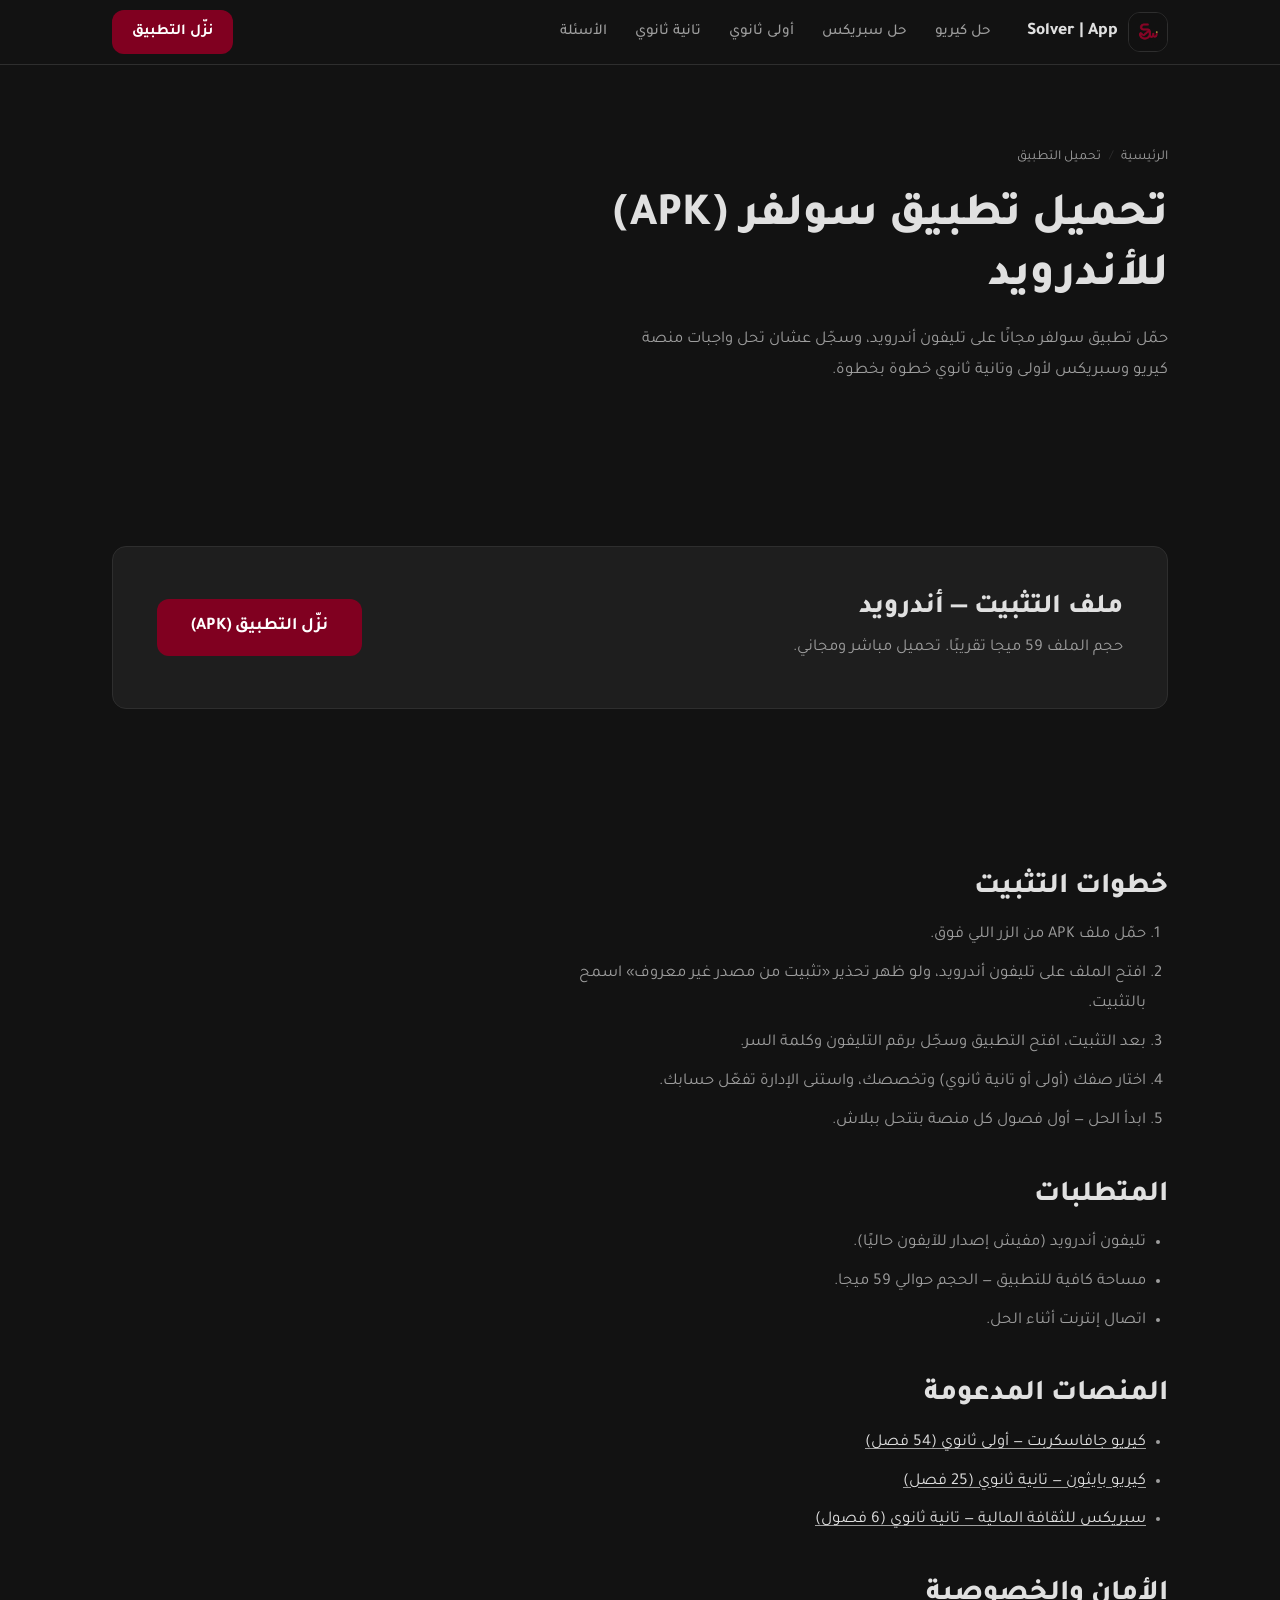
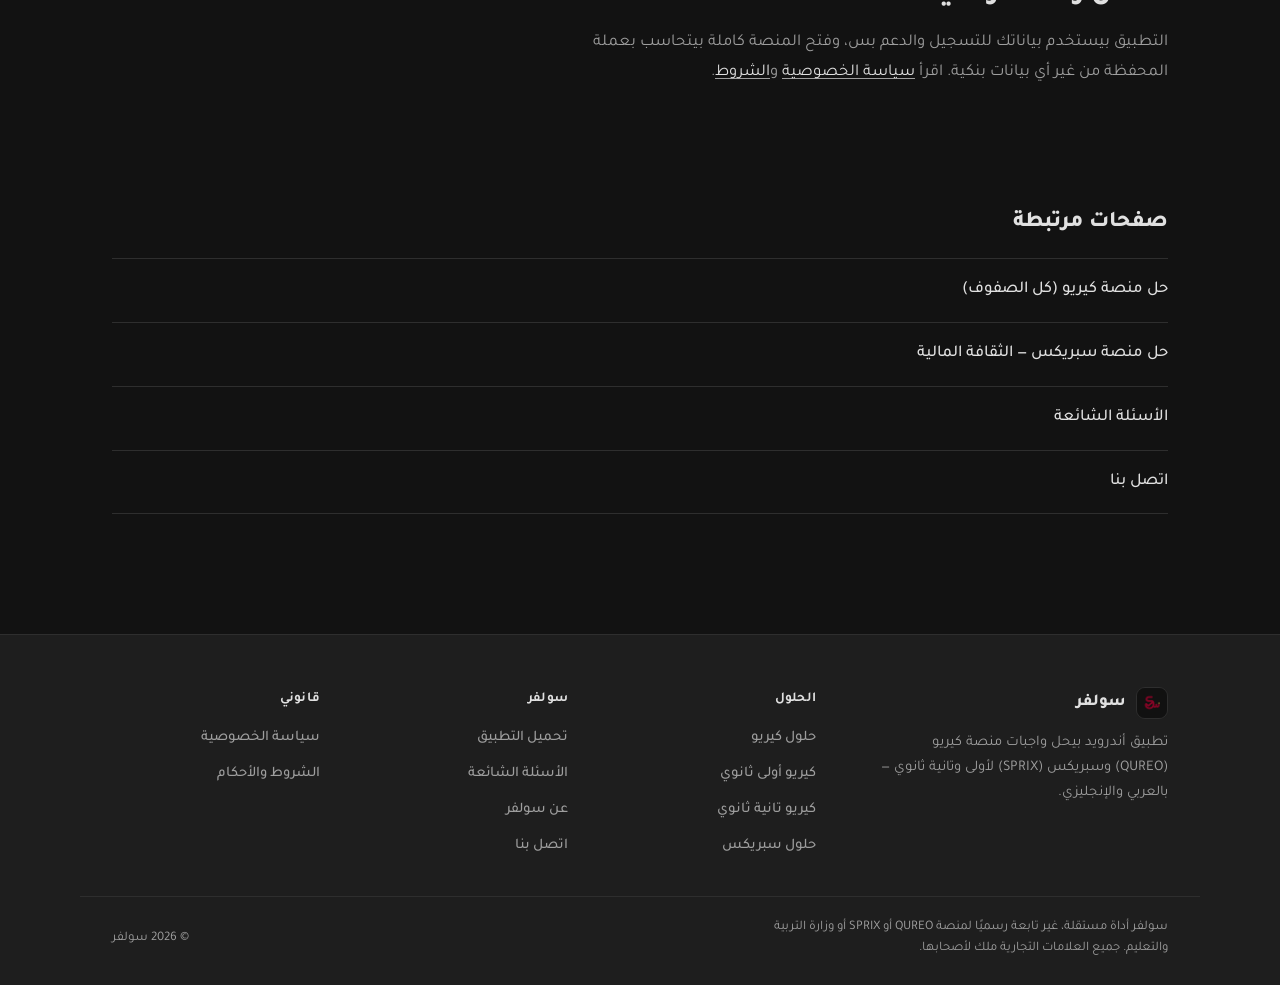
<file: download.html>
<!DOCTYPE html>
<html lang="ar" dir="rtl">
<head>
  <meta charset="utf-8">
  <meta name="viewport" content="width=device-width, initial-scale=1">
  <title>تحميل تطبيق سولفر APK — حل كيريو وسبريكس للأندرويد</title>
  <meta name="description" content="حمّل تطبيق سولفر (APK) للأندرويد مجانًا وحل واجبات منصة كيريو (QUREO) وسبريكس (SPRIX) لأولى وتانية ثانوي خطوة بخطوة. حجم الملف 59 ميجا تقريبًا.">
  <meta name="theme-color" content="#121212">
  <meta name="robots" content="index,follow">
  <link rel="canonical" href="https://solver-app.site/download">
  <meta property="og:title" content="تحميل تطبيق سولفر APK — حل كيريو وسبريكس للأندرويد">
  <meta property="og:description" content="حمّل تطبيق سولفر APK للأندرويد وحل واجبات كيريو وسبريكس خطوة بخطوة.">
  <meta property="og:type" content="website">
  <meta property="og:url" content="https://solver-app.site/download">
  <meta property="og:site_name" content="سولفر">
  <meta property="og:locale" content="ar_EG">
  <meta property="og:image" content="https://solver-app.site/assets/branding/og-banner.png">
  <meta property="og:image:width" content="1200">
  <meta property="og:image:height" content="630">
  <meta property="og:image:alt" content="لوجو تطبيق سولفر على خلفية داكنة">
  <meta name="twitter:card" content="summary_large_image">
  <meta name="twitter:title" content="تحميل تطبيق سولفر APK — حل كيريو وسبريكس للأندرويد">
  <meta name="twitter:description" content="حمّل تطبيق سولفر APK للأندرويد وحل واجبات كيريو وسبريكس خطوة بخطوة.">
  <meta name="twitter:image" content="https://solver-app.site/assets/branding/og-banner.png">
  <link rel="icon" type="image/png" href="/assets/branding/favicon.png">
  <link rel="apple-touch-icon" href="/assets/branding/apple-touch-icon.png">
  <link rel="manifest" href="/manifest.json">
  <link rel="preload" as="font" type="font/woff2" href="/assets/fonts/Tajawal-Regular.woff2" crossorigin>
  <link rel="preload" as="font" type="font/woff2" href="/assets/fonts/Tajawal-ExtraBold.woff2" crossorigin>
  <script type="application/ld+json">
  {
    "@context": "https://schema.org",
    "@graph": [
      {
        "@type": "BreadcrumbList",
        "itemListElement": [
          { "@type": "ListItem", "position": 1, "name": "الرئيسية", "item": "https://solver-app.site/" },
          { "@type": "ListItem", "position": 2, "name": "تحميل التطبيق", "item": "https://solver-app.site/download" }
        ]
      },
      {
        "@type": "SoftwareApplication",
        "name": "سولفر",
        "alternateName": "Solver",
        "operatingSystem": "Android",
        "applicationCategory": "EducationalApplication",
        "inLanguage": ["ar", "en"],
        "fileSize": "59.5MB",
        "downloadUrl": "https://github.com/omarsayedfrn-cmd/MyWeb/releases/latest/download/Solver-Platform.apk",
        "url": "https://solver-app.site/download",
        "image": "https://solver-app.site/assets/branding/og-banner.png",
        "description": "تطبيق أندرويد بيحل واجبات منصات QUREO (كيريو) و SPRIX (سبريكس) لأولى وتانية ثانوي بالعربي والإنجليزي.",
        "offers": {
          "@type": "Offer",
          "price": "0",
          "priceCurrency": "EGP",
          "description": "التحميل والفصول التجريبية في كل منصة مجانية؛ فتح المنصة كاملة بعملة المحفظة داخل التطبيق من غير بيانات بنكية."
        }
      }
    ]
  }
  </script>
  <link rel="stylesheet" href="/assets/style.css?v=20261104">
</head>
<body>

<a class="skip-link" href="#main">تخطَّ إلى المحتوى</a>

<header class="site-head">
  <div class="wrap head-in">
    <a class="brand" href="/" aria-label="Solver | App — الصفحة الرئيسية">
      <img class="brand-mark" src="/assets/branding/logo.png" alt="" aria-hidden="true" width="40" height="40">
      <span class="brand-name">Solver | App</span>
    </a>
    <button class="menu-btn" type="button" aria-expanded="false" aria-controls="site-nav" aria-label="فتح القائمة">
      <span class="menu-bars" aria-hidden="true"></span>
    </button>
    <nav id="site-nav" aria-label="التنقل الرئيسي">
      <a class="head-link" href="/qureo-solutions">حل كيريو</a>
      <a class="head-link" href="/sprix-solutions">حل سبريكس</a>
      <a class="head-link" href="/qureo-grade-10">أولى ثانوي</a>
      <a class="head-link" href="/qureo-grade-11">تانية ثانوي</a>
      <a class="head-link" href="/faq">الأسئلة</a>
      <a class="btn btn-primary menu-cta" href="/download">نزّل التطبيق</a>
    </nav>
    <a class="btn btn-primary head-cta" href="/download">نزّل التطبيق</a>
  </div>
</header>

<main id="main">
  <section class="page-head wrap">
    <nav class="crumbs" aria-label="مسار التنقل">
      <a href="/">الرئيسية</a>
      <span aria-hidden="true">/</span>
      <span>تحميل التطبيق</span>
    </nav>
    <h1>تحميل تطبيق سولفر (APK) للأندرويد</h1>
    <p class="lead">حمّل تطبيق سولفر مجانًا على تليفون أندرويد، وسجّل عشان تحل واجبات منصة كيريو وسبريكس لأولى وتانية ثانوي خطوة بخطوة.</p>
  </section>

  <section class="wrap">
    <div class="cta-band cta-band--tight">
      <div>
        <h2>ملف التثبيت — أندرويد</h2>
        <p>حجم الملف 59 ميجا تقريبًا. تحميل مباشر ومجاني.</p>
      </div>
      <a class="btn btn-primary btn-big" href="https://github.com/omarsayedfrn-cmd/MyWeb/releases/latest/download/Solver-Platform.apk" rel="noopener">نزّل التطبيق (APK)</a>
    </div>
  </section>

  <section class="wrap">
    <div class="prose">
      <h2>خطوات التثبيت</h2>
      <ol>
        <li>حمّل ملف APK من الزر اللي فوق.</li>
        <li>افتح الملف على تليفون أندرويد، ولو ظهر تحذير «تثبيت من مصدر غير معروف» اسمح بالتثبيت.</li>
        <li>بعد التثبيت، افتح التطبيق وسجّل برقم التليفون وكلمة السر.</li>
        <li>اختار صفك (أولى أو تانية ثانوي) وتخصصك، واستنى الإدارة تفعّل حسابك.</li>
        <li>ابدأ الحل — أول فصول كل منصة بتتحل ببلاش.</li>
      </ol>

      <h2>المتطلبات</h2>
      <ul>
        <li>تليفون أندرويد (مفيش إصدار للآيفون حاليًا).</li>
        <li>مساحة كافية للتطبيق — الحجم حوالي 59 ميجا.</li>
        <li>اتصال إنترنت أثناء الحل.</li>
      </ul>

      <h2>المنصات المدعومة</h2>
      <ul>
        <li><a href="/qureo-grade-10">كيريو جافاسكربت — أولى ثانوي (54 فصل)</a></li>
        <li><a href="/qureo-grade-11">كيريو بايثون — تانية ثانوي (25 فصل)</a></li>
        <li><a href="/sprix-solutions">سبريكس للثقافة المالية — تانية ثانوي (6 فصول)</a></li>
      </ul>

      <h2>الأمان والخصوصية</h2>
      <p>التطبيق بيستخدم بياناتك للتسجيل والدعم بس، وفتح المنصة كاملة بيتحاسب بعملة المحفظة من غير أي بيانات بنكية. اقرأ <a href="/privacy">سياسة الخصوصية</a> و<a href="/terms">الشروط</a>.</p>
    </div>
  </section>

  <section class="related wrap">
    <h2>صفحات مرتبطة</h2>
    <ul>
      <li><a href="/qureo-solutions">حل منصة كيريو (كل الصفوف)</a></li>
      <li><a href="/sprix-solutions">حل منصة سبريكس — الثقافة المالية</a></li>
      <li><a href="/faq">الأسئلة الشائعة</a></li>
      <li><a href="/contact">اتصل بنا</a></li>
    </ul>
  </section>
</main>

<footer class="site-foot">
  <div class="wrap foot-grid">
    <div class="foot-brandcol">
      <p class="foot-brand"><img class="brand-mark small" src="/assets/branding/logo.png" alt="" aria-hidden="true" width="32" height="32"> سولفر</p>
      <p class="foot-tag">تطبيق أندرويد بيحل واجبات منصة كيريو (QUREO) وسبريكس (SPRIX) لأولى وتانية ثانوي — بالعربي والإنجليزي.</p>
    </div>
    <nav class="foot-col" aria-label="الحلول">
      <p class="foot-h">الحلول</p>
      <a href="/qureo-solutions">حلول كيريو</a>
      <a href="/qureo-grade-10">كيريو أولى ثانوي</a>
      <a href="/qureo-grade-11">كيريو تانية ثانوي</a>
      <a href="/sprix-solutions">حلول سبريكس</a>
    </nav>
    <nav class="foot-col" aria-label="سولفر">
      <p class="foot-h">سولفر</p>
      <a href="/download">تحميل التطبيق</a>
      <a href="/faq">الأسئلة الشائعة</a>
      <a href="/about">عن سولفر</a>
      <a href="/contact">اتصل بنا</a>
    </nav>
    <nav class="foot-col" aria-label="قانوني">
      <p class="foot-h">قانوني</p>
      <a href="/privacy">سياسة الخصوصية</a>
      <a href="/terms">الشروط والأحكام</a>
    </nav>
  </div>
  <div class="wrap foot-bottom">
    <p>سولفر أداة مستقلة، غير تابعة رسميًا لمنصة QUREO أو SPRIX أو وزارة التربية والتعليم. جميع العلامات التجارية ملك لأصحابها.</p>
    <p>© 2026 سولفر</p>
  </div>
</footer>

<script src="/assets/nav.js?v=20261104" defer></script>

</body>
</html>
</file>
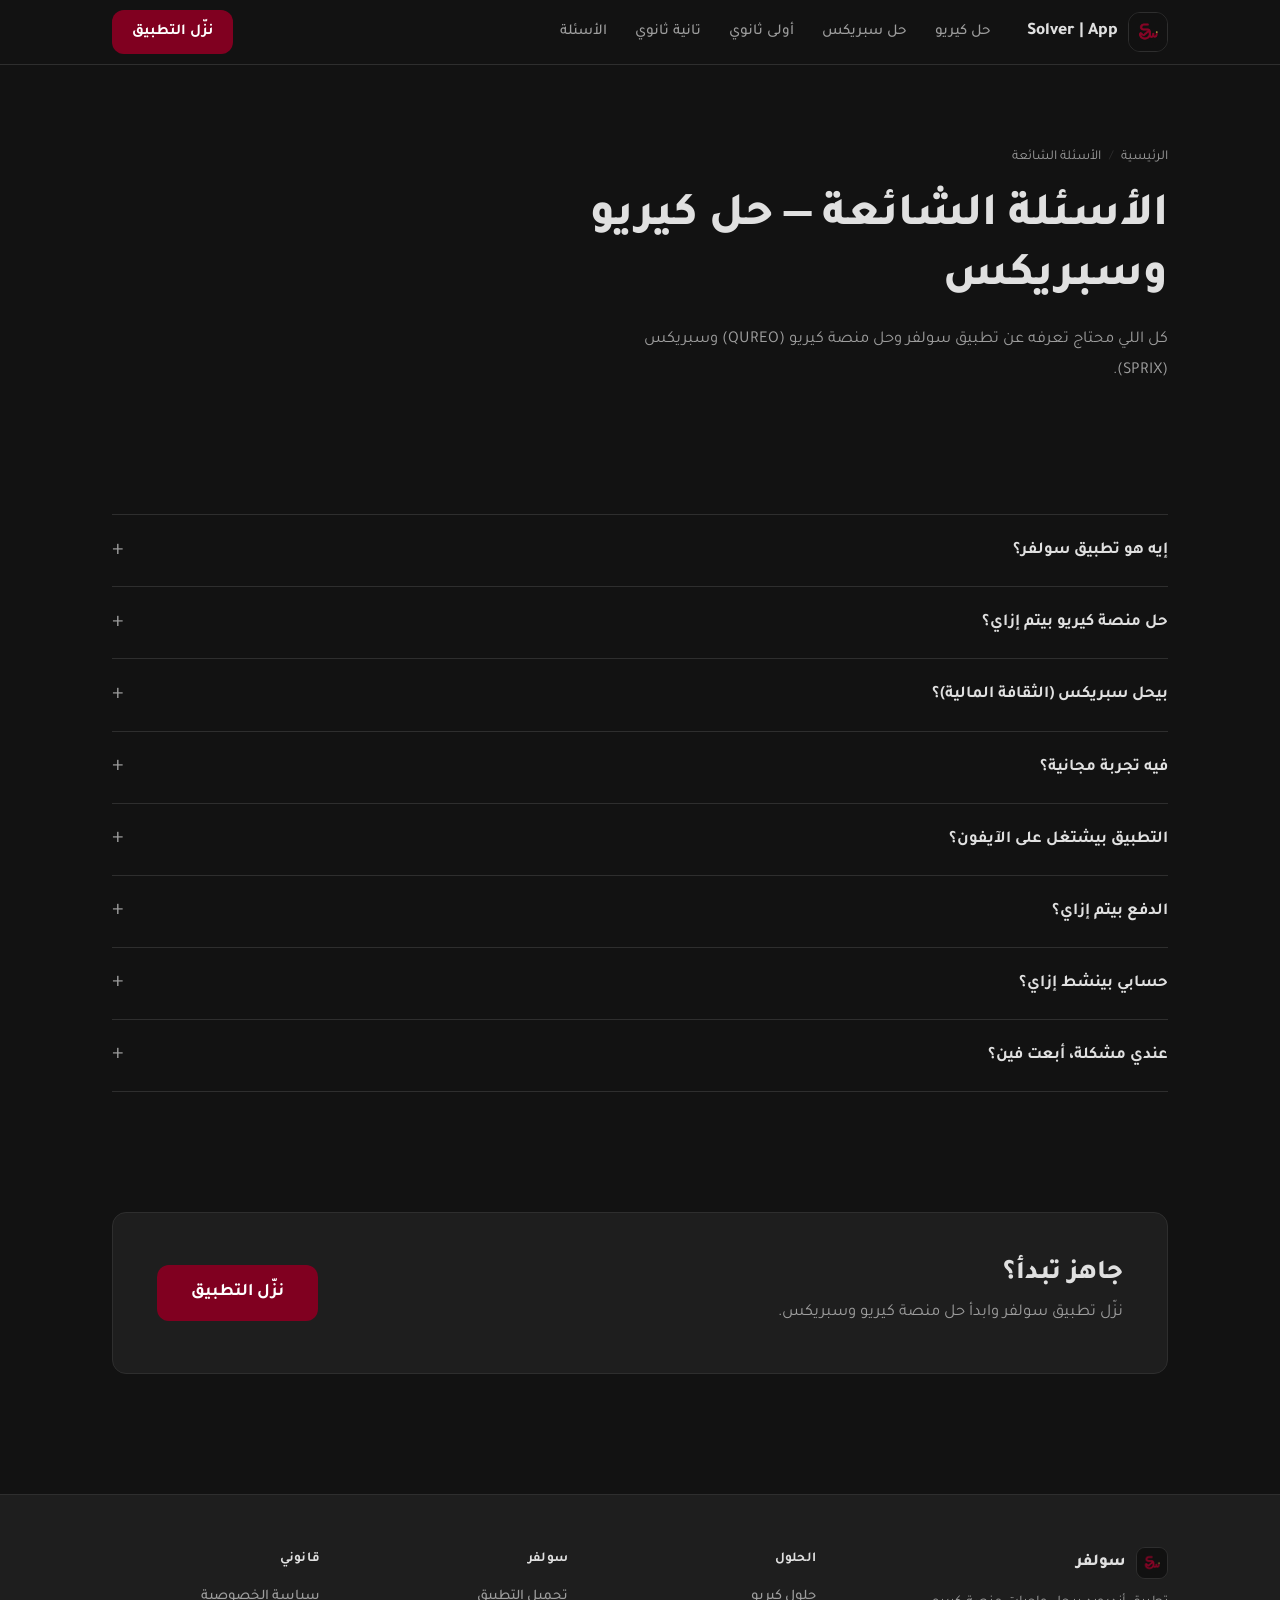
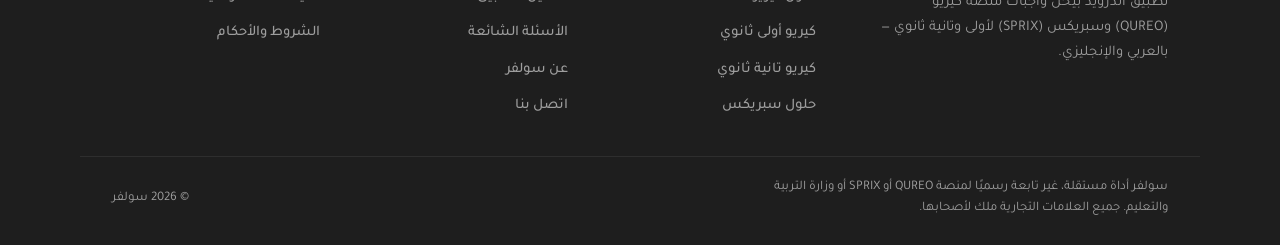
<file: faq.html>
<!DOCTYPE html>
<html lang="ar" dir="rtl">
<head>
  <meta charset="utf-8">
  <meta name="viewport" content="width=device-width, initial-scale=1">
  <title>الأسئلة الشائعة عن حل كيريو وسبريكس | سولفر</title>
  <meta name="description" content="إجابات على أشهر أسئلة تطبيق سولفر: حل منصة كيريو وسبريكس، التفعيل، التجربة المجانية، الصفوف المدعومة، الدفع والتحميل.">
  <meta name="theme-color" content="#121212">
  <meta name="robots" content="index,follow">
  <link rel="canonical" href="https://solver-app.site/faq">
  <meta property="og:title" content="الأسئلة الشائعة عن حل كيريو وسبريكس | سولفر">
  <meta property="og:description" content="إجابات على أشهر أسئلة تطبيق سولفر.">
  <meta property="og:type" content="website">
  <meta property="og:url" content="https://solver-app.site/faq">
  <meta property="og:site_name" content="سولفر">
  <meta property="og:locale" content="ar_EG">
  <meta property="og:image" content="https://solver-app.site/assets/branding/og-banner.png">
  <meta property="og:image:width" content="1200">
  <meta property="og:image:height" content="630">
  <meta property="og:image:alt" content="لوجو تطبيق سولفر على خلفية داكنة">
  <meta name="twitter:card" content="summary_large_image">
  <meta name="twitter:title" content="الأسئلة الشائعة عن حل كيريو وسبريكس | سولفر">
  <meta name="twitter:description" content="إجابات على أشهر أسئلة تطبيق سولفر.">
  <meta name="twitter:image" content="https://solver-app.site/assets/branding/og-banner.png">
  <link rel="icon" type="image/png" href="/assets/branding/favicon.png">
  <link rel="apple-touch-icon" href="/assets/branding/apple-touch-icon.png">
  <link rel="manifest" href="/manifest.json">
  <link rel="preload" as="font" type="font/woff2" href="/assets/fonts/Tajawal-Regular.woff2" crossorigin>
  <link rel="preload" as="font" type="font/woff2" href="/assets/fonts/Tajawal-ExtraBold.woff2" crossorigin>
  <script type="application/ld+json">
  {
    "@context": "https://schema.org",
    "@graph": [
      {
        "@type": "BreadcrumbList",
        "itemListElement": [
          { "@type": "ListItem", "position": 1, "name": "الرئيسية", "item": "https://solver-app.site/" },
          { "@type": "ListItem", "position": 2, "name": "الأسئلة الشائعة", "item": "https://solver-app.site/faq" }
        ]
      },
      {
        "@type": "FAQPage",
        "mainEntity": [
          { "@type": "Question", "name": "إيه هو تطبيق سولفر؟", "acceptedAnswer": { "@type": "Answer", "text": "سولفر تطبيق أندرويد بيحل واجبات منصة كيريو (QUREO) وسبريكس (SPRIX) لأولى وتانية ثانوي، بيفتح الدروس من جوه ويحلها بالترتيب المطلوب." } },
          { "@type": "Question", "name": "حل منصة كيريو بيتم إزاي؟", "acceptedAnswer": { "@type": "Answer", "text": "تسجّل بياناتك وتختار صفك، وبعد تفعيل المحركات، التطبيق يفتح فصول كيريو ويحلها بالترتيب مع شاشة رصد حية." } },
          { "@type": "Question", "name": "بيحل سبريكس (الثقافة المالية)؟", "acceptedAnswer": { "@type": "Answer", "text": "أيوه، سبريكس للتثقيف المالي مدعومة بالكامل — 6 فصول لتانية ثانوي." } },
          { "@type": "Question", "name": "فيه تجربة مجانية؟", "acceptedAnswer": { "@type": "Answer", "text": "أيوه، كل منصة فيها فصول تجريبية بتتحل ببلاش، والباقي بيتفتح بعملة من المحفظة." } },
          { "@type": "Question", "name": "التطبيق بيشتغل على الآيفون؟", "acceptedAnswer": { "@type": "Answer", "text": "تليفونات أندرويد بس، مفيش إصدار للآيفون حاليًا." } },
          { "@type": "Question", "name": "الدفع بيتم إزاي؟", "acceptedAnswer": { "@type": "Answer", "text": "فتح المنصة كاملة بيتحاسب من جوه التطبيق بعملة المحفظة، من غير أي بيانات بنكية." } },
          { "@type": "Question", "name": "حسابي بينشط إزاي؟", "acceptedAnswer": { "@type": "Answer", "text": "بعد التسجيل، الإدارة بتراجع بياناتك وتفعّل المحركات. لو استنيت طويل، كلّم صفحة الدعم من جوه التطبيق." } },
          { "@type": "Question", "name": "عندي مشكلة، أبعت فين؟", "acceptedAnswer": { "@type": "Answer", "text": "من صفحة الدعم جوه التطبيق — الفريق بيستقبل المشاكل والاقتراحات من هناك." } }
        ]
      }
    ]
  }
  </script>
  <link rel="stylesheet" href="/assets/style.css?v=20261104">
</head>
<body>

<a class="skip-link" href="#main">تخطَّ إلى المحتوى</a>

<header class="site-head">
  <div class="wrap head-in">
    <a class="brand" href="/" aria-label="Solver | App — الصفحة الرئيسية">
      <img class="brand-mark" src="/assets/branding/logo.png" alt="" aria-hidden="true" width="40" height="40">
      <span class="brand-name">Solver | App</span>
    </a>
    <button class="menu-btn" type="button" aria-expanded="false" aria-controls="site-nav" aria-label="فتح القائمة">
      <span class="menu-bars" aria-hidden="true"></span>
    </button>
    <nav id="site-nav" aria-label="التنقل الرئيسي">
      <a class="head-link" href="/qureo-solutions">حل كيريو</a>
      <a class="head-link" href="/sprix-solutions">حل سبريكس</a>
      <a class="head-link" href="/qureo-grade-10">أولى ثانوي</a>
      <a class="head-link" href="/qureo-grade-11">تانية ثانوي</a>
      <a class="head-link" href="/faq">الأسئلة</a>
      <a class="btn btn-primary menu-cta" href="/download">نزّل التطبيق</a>
    </nav>
    <a class="btn btn-primary head-cta" href="/download">نزّل التطبيق</a>
  </div>
</header>

<main id="main">
  <section class="page-head wrap">
    <nav class="crumbs" aria-label="مسار التنقل">
      <a href="/">الرئيسية</a>
      <span aria-hidden="true">/</span>
      <span>الأسئلة الشائعة</span>
    </nav>
    <h1>الأسئلة الشائعة — حل كيريو وسبريكس</h1>
    <p class="lead">كل اللي محتاج تعرفه عن تطبيق سولفر وحل منصة كيريو (QUREO) وسبريكس (SPRIX).</p>
  </section>

  <section class="asaelah wrap">
    <details>
      <summary>إيه هو تطبيق سولفر؟</summary>
      <p>سولفر تطبيق أندرويد بيحل واجبات منصة كيريو (QUREO) وسبريكس (SPRIX) لأولى وتانية ثانوي، بيفتح الدروس من جوه ويحلها بالترتيب المطلوب.</p>
    </details>
    <details>
      <summary>حل منصة كيريو بيتم إزاي؟</summary>
      <p>تسجّل بياناتك وتختار صفك، وبعد تفعيل المحركات، التطبيق يفتح فصول كيريو ويحلها بالترتيب مع شاشة رصد حية.</p>
    </details>
    <details>
      <summary>بيحل سبريكس (الثقافة المالية)؟</summary>
      <p>أيوه، سبريكس للتثقيف المالي مدعومة بالكامل — 6 فصول لتانية ثانوي.</p>
    </details>
    <details>
      <summary>فيه تجربة مجانية؟</summary>
      <p>أيوه، كل منصة فيها فصول تجريبية بتتحل ببلاش، والباقي بيتفتح بعملة من المحفظة.</p>
    </details>
    <details>
      <summary>التطبيق بيشتغل على الآيفون؟</summary>
      <p>تليفونات أندرويد بس، مفيش إصدار للآيفون حاليًا.</p>
    </details>
    <details>
      <summary>الدفع بيتم إزاي؟</summary>
      <p>فتح المنصة كاملة بيتحاسب من جوه التطبيق بعملة المحفظة، من غير أي بيانات بنكية.</p>
    </details>
    <details>
      <summary>حسابي بينشط إزاي؟</summary>
      <p>بعد التسجيل، الإدارة بتراجع بياناتك وتفعّل المحركات. لو استنيت طويل، كلّم صفحة الدعم من جوه التطبيق.</p>
    </details>
    <details>
      <summary>عندي مشكلة، أبعت فين؟</summary>
      <p>من صفحة الدعم جوه التطبيق — الفريق بيستقبل المشاكل والاقتراحات من هناك.</p>
    </details>
  </section>

  <section class="wrap cta-end">
    <div class="cta-band">
      <div>
        <h2>جاهز تبدأ؟</h2>
        <p>نزّل تطبيق سولفر وابدأ حل منصة كيريو وسبريكس.</p>
      </div>
      <a class="btn btn-primary btn-big" href="/download">نزّل التطبيق</a>
    </div>
  </section>
</main>

<footer class="site-foot">
  <div class="wrap foot-grid">
    <div class="foot-brandcol">
      <p class="foot-brand"><img class="brand-mark small" src="/assets/branding/logo.png" alt="" aria-hidden="true" width="32" height="32"> سولفر</p>
      <p class="foot-tag">تطبيق أندرويد بيحل واجبات منصة كيريو (QUREO) وسبريكس (SPRIX) لأولى وتانية ثانوي — بالعربي والإنجليزي.</p>
    </div>
    <nav class="foot-col" aria-label="الحلول">
      <p class="foot-h">الحلول</p>
      <a href="/qureo-solutions">حلول كيريو</a>
      <a href="/qureo-grade-10">كيريو أولى ثانوي</a>
      <a href="/qureo-grade-11">كيريو تانية ثانوي</a>
      <a href="/sprix-solutions">حلول سبريكس</a>
    </nav>
    <nav class="foot-col" aria-label="سولفر">
      <p class="foot-h">سولفر</p>
      <a href="/download">تحميل التطبيق</a>
      <a href="/faq">الأسئلة الشائعة</a>
      <a href="/about">عن سولفر</a>
      <a href="/contact">اتصل بنا</a>
    </nav>
    <nav class="foot-col" aria-label="قانوني">
      <p class="foot-h">قانوني</p>
      <a href="/privacy">سياسة الخصوصية</a>
      <a href="/terms">الشروط والأحكام</a>
    </nav>
  </div>
  <div class="wrap foot-bottom">
    <p>سولفر أداة مستقلة، غير تابعة رسميًا لمنصة QUREO أو SPRIX أو وزارة التربية والتعليم. جميع العلامات التجارية ملك لأصحابها.</p>
    <p>© 2026 سولفر</p>
  </div>
</footer>

<script src="/assets/nav.js?v=20261104" defer></script>

</body>
</html>
</file>
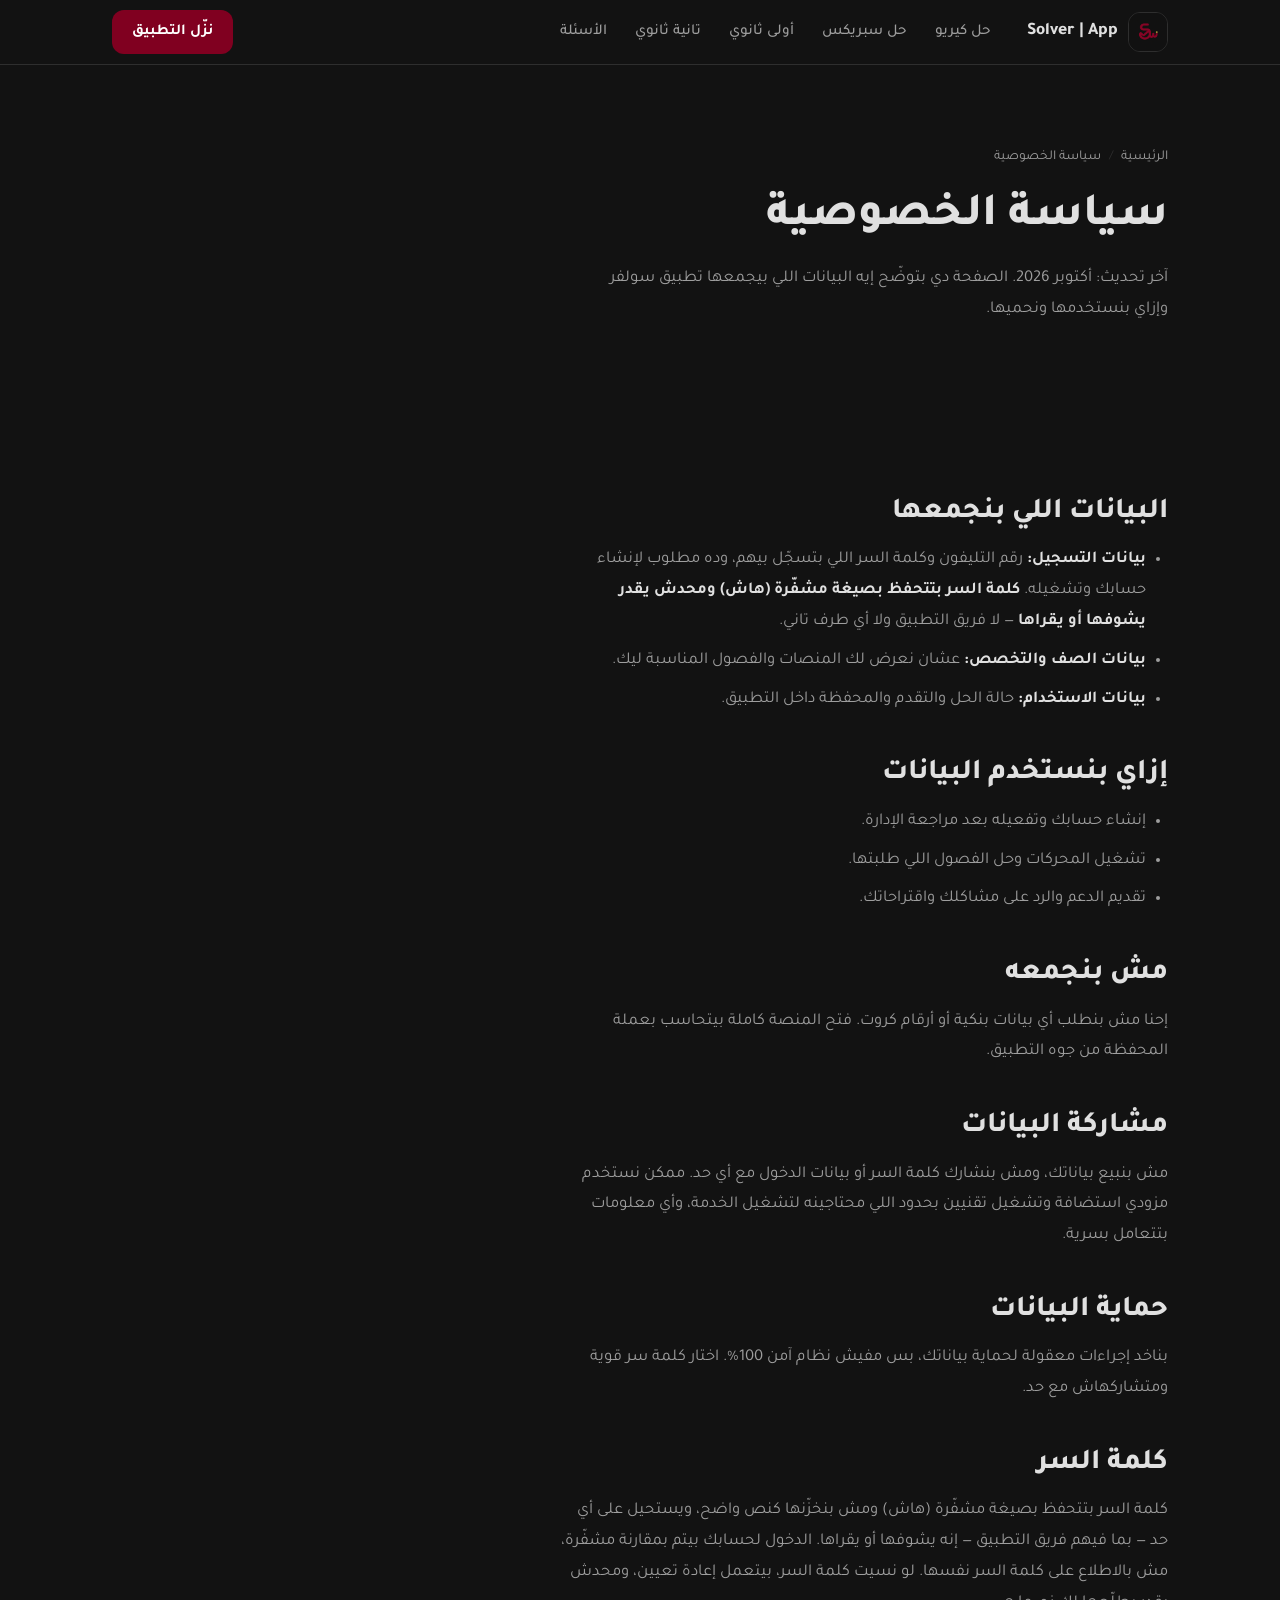
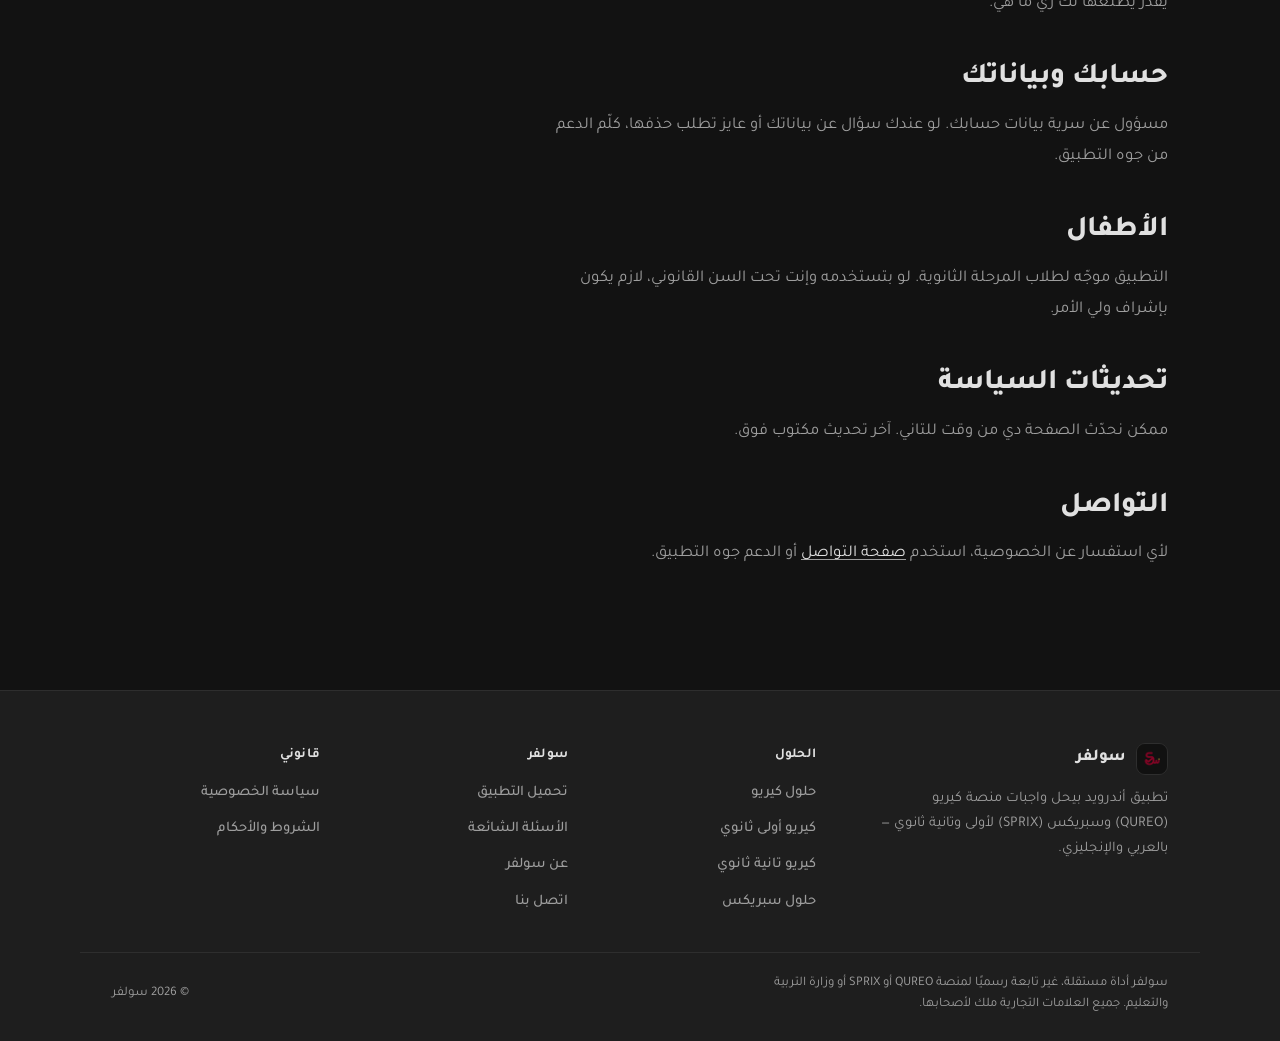
<file: privacy.html>
<!DOCTYPE html>
<html lang="ar" dir="rtl">
<head>
  <meta charset="utf-8">
  <meta name="viewport" content="width=device-width, initial-scale=1">
  <title>سياسة الخصوصية — سولفر</title>
  <meta name="description" content="سياسة الخصوصية لتطبيق سولفر: البيانات اللي بنجمعها، استخدامها، وحماية حسابك. لا نطلب أي بيانات بنكية.">
  <meta name="theme-color" content="#121212">
  <meta name="robots" content="index,follow">
  <link rel="canonical" href="https://solver-app.site/privacy">
  <meta property="og:title" content="سياسة الخصوصية — سولفر">
  <meta property="og:description" content="سياسة الخصوصية لتطبيق سولفر.">
  <meta property="og:type" content="website">
  <meta property="og:url" content="https://solver-app.site/privacy">
  <meta property="og:site_name" content="سولفر">
  <meta property="og:locale" content="ar_EG">
  <meta property="og:image" content="https://solver-app.site/assets/branding/og-banner.png">
  <meta property="og:image:width" content="1200">
  <meta property="og:image:height" content="630">
  <meta property="og:image:alt" content="لوجو تطبيق سولفر على خلفية داكنة">
  <meta name="twitter:card" content="summary_large_image">
  <meta name="twitter:title" content="سياسة الخصوصية — سولفر">
  <meta name="twitter:description" content="سياسة الخصوصية لتطبيق سولفر.">
  <meta name="twitter:image" content="https://solver-app.site/assets/branding/og-banner.png">
  <link rel="icon" type="image/png" href="/assets/branding/favicon.png">
  <link rel="apple-touch-icon" href="/assets/branding/apple-touch-icon.png">
  <link rel="manifest" href="/manifest.json">
  <link rel="preload" as="font" type="font/woff2" href="/assets/fonts/Tajawal-Regular.woff2" crossorigin>
  <link rel="preload" as="font" type="font/woff2" href="/assets/fonts/Tajawal-ExtraBold.woff2" crossorigin>
  <script type="application/ld+json">
  {
    "@context": "https://schema.org",
    "@graph": [
      {
        "@type": "BreadcrumbList",
        "itemListElement": [
          { "@type": "ListItem", "position": 1, "name": "الرئيسية", "item": "https://solver-app.site/" },
          { "@type": "ListItem", "position": 2, "name": "سياسة الخصوصية", "item": "https://solver-app.site/privacy" }
        ]
      },
      {
        "@type": "WebPage",
        "name": "سياسة الخصوصية",
        "url": "https://solver-app.site/privacy",
        "inLanguage": "ar"
      }
    ]
  }
  </script>
  <link rel="stylesheet" href="/assets/style.css?v=20261104">
</head>
<body>

<a class="skip-link" href="#main">تخطَّ إلى المحتوى</a>

<header class="site-head">
  <div class="wrap head-in">
    <a class="brand" href="/" aria-label="Solver | App — الصفحة الرئيسية">
      <img class="brand-mark" src="/assets/branding/logo.png" alt="" aria-hidden="true" width="40" height="40">
      <span class="brand-name">Solver | App</span>
    </a>
    <button class="menu-btn" type="button" aria-expanded="false" aria-controls="site-nav" aria-label="فتح القائمة">
      <span class="menu-bars" aria-hidden="true"></span>
    </button>
    <nav id="site-nav" aria-label="التنقل الرئيسي">
      <a class="head-link" href="/qureo-solutions">حل كيريو</a>
      <a class="head-link" href="/sprix-solutions">حل سبريكس</a>
      <a class="head-link" href="/qureo-grade-10">أولى ثانوي</a>
      <a class="head-link" href="/qureo-grade-11">تانية ثانوي</a>
      <a class="head-link" href="/faq">الأسئلة</a>
      <a class="btn btn-primary menu-cta" href="/download">نزّل التطبيق</a>
    </nav>
    <a class="btn btn-primary head-cta" href="/download">نزّل التطبيق</a>
  </div>
</header>

<main id="main">
  <section class="page-head wrap">
    <nav class="crumbs" aria-label="مسار التنقل">
      <a href="/">الرئيسية</a>
      <span aria-hidden="true">/</span>
      <span>سياسة الخصوصية</span>
    </nav>
    <h1>سياسة الخصوصية</h1>
    <p class="lead">آخر تحديث: أكتوبر 2026. الصفحة دي بتوضّح إيه البيانات اللي بيجمعها تطبيق سولفر وإزاي بنستخدمها ونحميها.</p>
  </section>

  <section class="wrap legal">
    <div class="prose">
      <h2>البيانات اللي بنجمعها</h2>
      <ul>
        <li><strong>بيانات التسجيل:</strong> رقم التليفون وكلمة السر اللي بتسجّل بيهم، وده مطلوب لإنشاء حسابك وتشغيله. <strong>كلمة السر بتتحفظ بصيغة مشفّرة (هاش) ومحدش يقدر يشوفها أو يقراها</strong> — لا فريق التطبيق ولا أي طرف تاني.</li>
        <li><strong>بيانات الصف والتخصص:</strong> عشان نعرض لك المنصات والفصول المناسبة ليك.</li>
        <li><strong>بيانات الاستخدام:</strong> حالة الحل والتقدم والمحفظة داخل التطبيق.</li>
      </ul>

      <h2>إزاي بنستخدم البيانات</h2>
      <ul>
        <li>إنشاء حسابك وتفعيله بعد مراجعة الإدارة.</li>
        <li>تشغيل المحركات وحل الفصول اللي طلبتها.</li>
        <li>تقديم الدعم والرد على مشاكلك واقتراحاتك.</li>
      </ul>

      <h2>مش بنجمعه</h2>
      <p>إحنا مش بنطلب أي بيانات بنكية أو أرقام كروت. فتح المنصة كاملة بيتحاسب بعملة المحفظة من جوه التطبيق.</p>

      <h2>مشاركة البيانات</h2>
      <p>مش بنبيع بياناتك، ومش بنشارك كلمة السر أو بيانات الدخول مع أي حد. ممكن نستخدم مزودي استضافة وتشغيل تقنيين بحدود اللي محتاجينه لتشغيل الخدمة، وأي معلومات بتتعامل بسرية.</p>

      <h2>حماية البيانات</h2>
      <p>بناخد إجراءات معقولة لحماية بياناتك، بس مفيش نظام آمن 100%. اختار كلمة سر قوية ومتشاركهاش مع حد.</p>

      <h2>كلمة السر</h2>
      <p>كلمة السر بتتحفظ بصيغة مشفّرة (هاش) ومش بنخزّنها كنص واضح، ويستحيل على أي حد — بما فيهم فريق التطبيق — إنه يشوفها أو يقراها. الدخول لحسابك بيتم بمقارنة مشفّرة، مش بالاطلاع على كلمة السر نفسها. لو نسيت كلمة السر، بيتعمل إعادة تعيين، ومحدش يقدر يطلّعها لك زي ما هي.</p>

      <h2>حسابك وبياناتك</h2>
      <p>مسؤول عن سرية بيانات حسابك. لو عندك سؤال عن بياناتك أو عايز تطلب حذفها، كلّم الدعم من جوه التطبيق.</p>

      <h2>الأطفال</h2>
      <p>التطبيق موجّه لطلاب المرحلة الثانوية. لو بتستخدمه وإنت تحت السن القانوني، لازم يكون بإشراف ولي الأمر.</p>

      <h2>تحديثات السياسة</h2>
      <p>ممكن نحدّث الصفحة دي من وقت للتاني. آخر تحديث مكتوب فوق.</p>

      <h2>التواصل</h2>
      <p>لأي استفسار عن الخصوصية، استخدم <a href="/contact">صفحة التواصل</a> أو الدعم جوه التطبيق.</p>
    </div>
  </section>
</main>

<footer class="site-foot">
  <div class="wrap foot-grid">
    <div class="foot-brandcol">
      <p class="foot-brand"><img class="brand-mark small" src="/assets/branding/logo.png" alt="" aria-hidden="true" width="32" height="32"> سولفر</p>
      <p class="foot-tag">تطبيق أندرويد بيحل واجبات منصة كيريو (QUREO) وسبريكس (SPRIX) لأولى وتانية ثانوي — بالعربي والإنجليزي.</p>
    </div>
    <nav class="foot-col" aria-label="الحلول">
      <p class="foot-h">الحلول</p>
      <a href="/qureo-solutions">حلول كيريو</a>
      <a href="/qureo-grade-10">كيريو أولى ثانوي</a>
      <a href="/qureo-grade-11">كيريو تانية ثانوي</a>
      <a href="/sprix-solutions">حلول سبريكس</a>
    </nav>
    <nav class="foot-col" aria-label="سولفر">
      <p class="foot-h">سولفر</p>
      <a href="/download">تحميل التطبيق</a>
      <a href="/faq">الأسئلة الشائعة</a>
      <a href="/about">عن سولفر</a>
      <a href="/contact">اتصل بنا</a>
    </nav>
    <nav class="foot-col" aria-label="قانوني">
      <p class="foot-h">قانوني</p>
      <a href="/privacy">سياسة الخصوصية</a>
      <a href="/terms">الشروط والأحكام</a>
    </nav>
  </div>
  <div class="wrap foot-bottom">
    <p>سولفر أداة مستقلة، غير تابعة رسميًا لمنصة QUREO أو SPRIX أو وزارة التربية والتعليم. جميع العلامات التجارية ملك لأصحابها.</p>
    <p>© 2026 سولفر</p>
  </div>
</footer>

<script src="/assets/nav.js?v=20261104" defer></script>

</body>
</html>
</file>
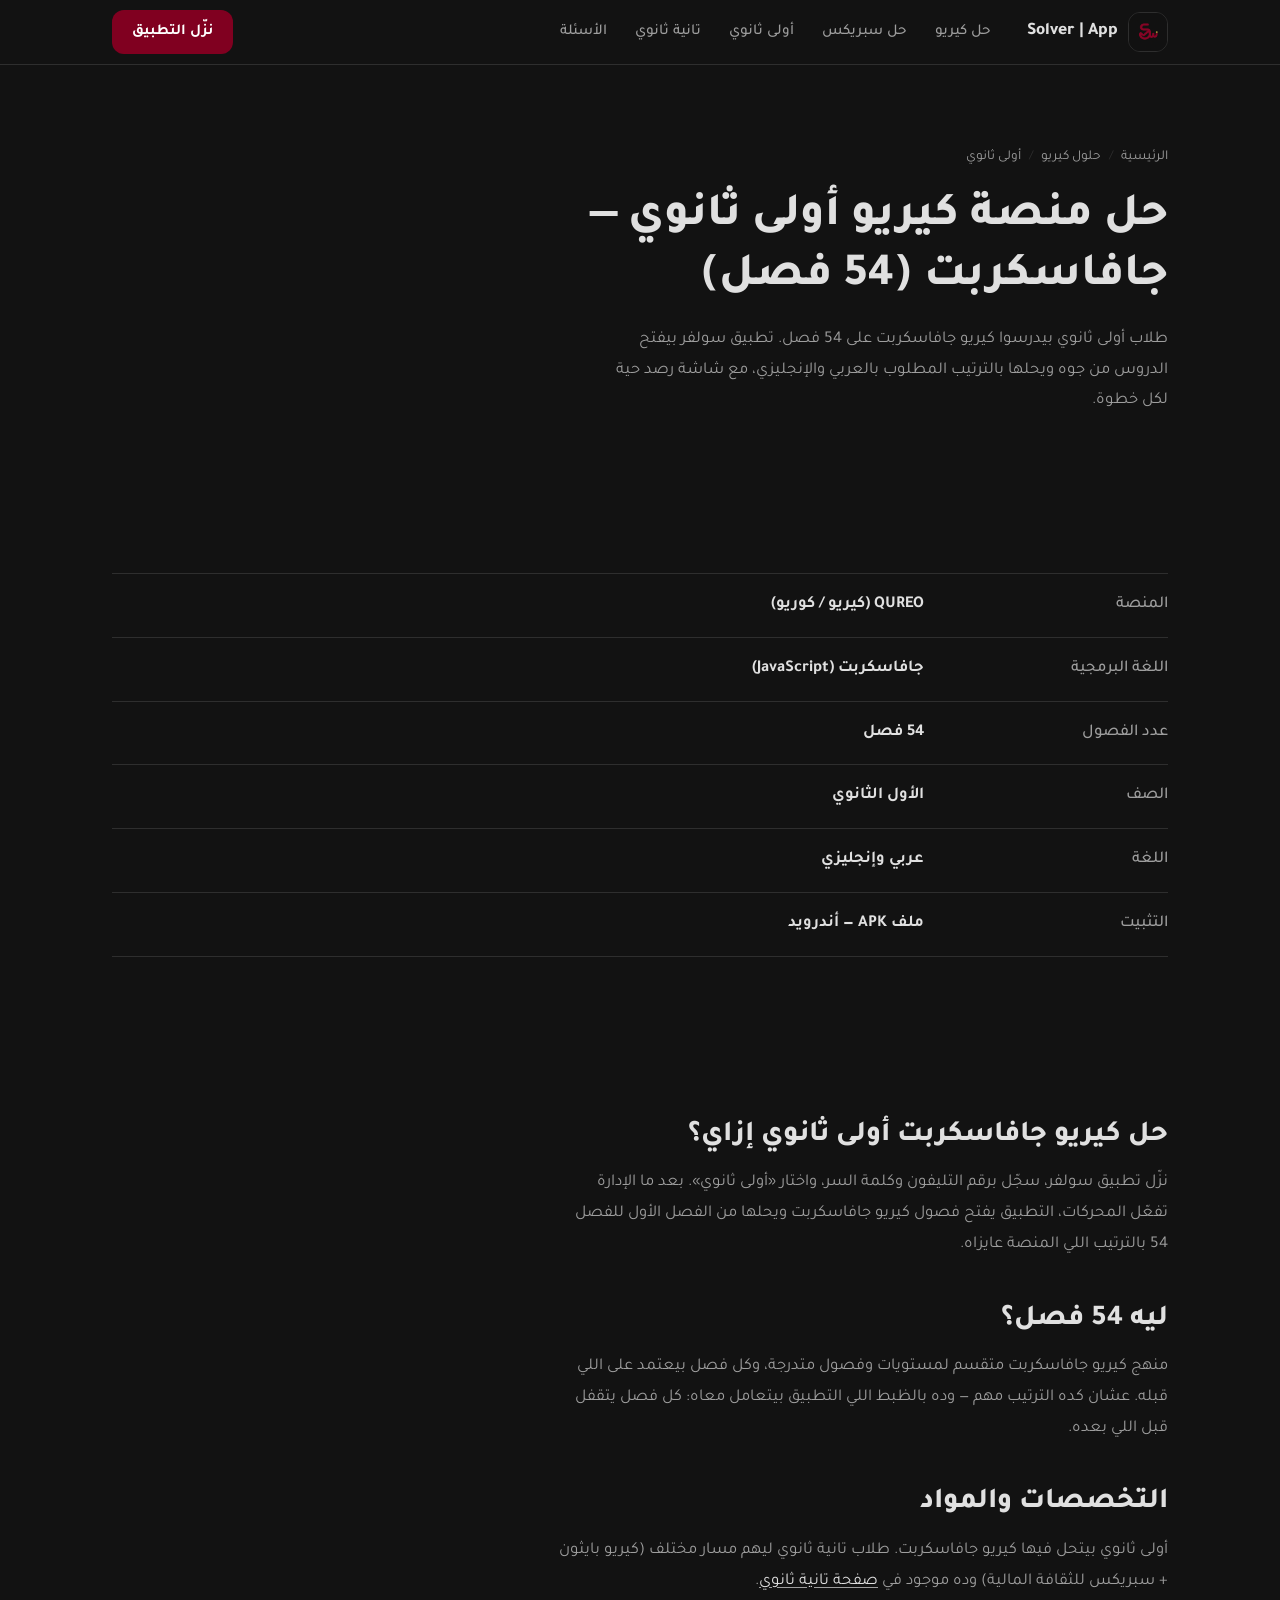
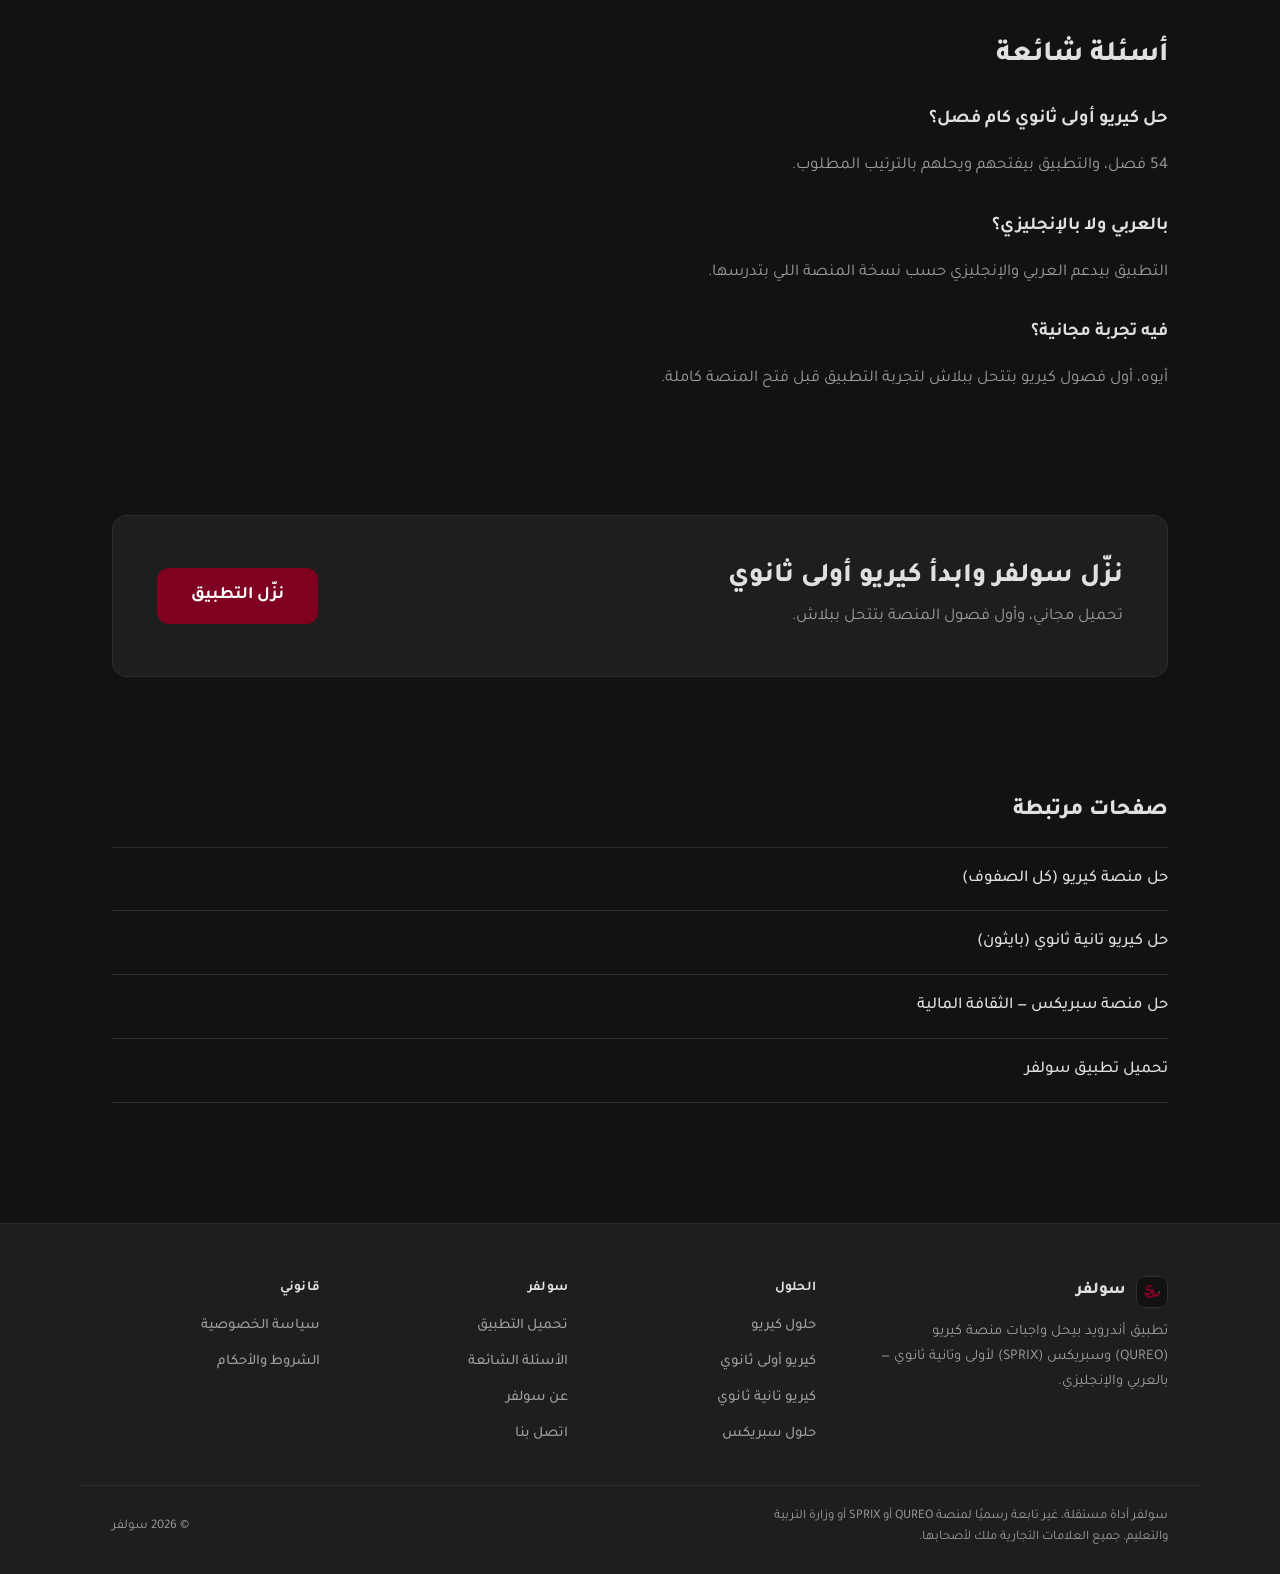
<file: qureo-grade-10.html>
<!DOCTYPE html>
<html lang="ar" dir="rtl">
<head>
  <meta charset="utf-8">
  <meta name="viewport" content="width=device-width, initial-scale=1">
  <title>حل كيريو أولى ثانوي (QUREO جافاسكربت) — 54 فصل | سولفر</title>
  <meta name="description" content="حل منصة كيريو أولى ثانوي جافاسكربت كامل (54 فصل) بالعربي والإنجليزي مع تطبيق سولفر — تحميل مجاني وحل خطوة بخطوة لكل فصل.">
  <meta name="theme-color" content="#121212">
  <meta name="robots" content="index,follow">
  <link rel="canonical" href="https://solver-app.site/qureo-grade-10">
  <meta property="og:title" content="حل كيريو أولى ثانوي (QUREO جافاسكربت) — 54 فصل | سولفر">
  <meta property="og:description" content="حل منصة كيريو أولى ثانوي جافاسكربت كامل مع تطبيق سولفر.">
  <meta property="og:type" content="website">
  <meta property="og:url" content="https://solver-app.site/qureo-grade-10">
  <meta property="og:site_name" content="سولفر">
  <meta property="og:locale" content="ar_EG">
  <meta property="og:image" content="https://solver-app.site/assets/branding/og-banner.png">
  <meta property="og:image:width" content="1200">
  <meta property="og:image:height" content="630">
  <meta property="og:image:alt" content="لوجو تطبيق سولفر على خلفية داكنة">
  <meta name="twitter:card" content="summary_large_image">
  <meta name="twitter:title" content="حل كيريو أولى ثانوي (QUREO جافاسكربت) — 54 فصل | سولفر">
  <meta name="twitter:description" content="حل منصة كيريو أولى ثانوي جافاسكربت كامل مع تطبيق سولفر.">
  <meta name="twitter:image" content="https://solver-app.site/assets/branding/og-banner.png">
  <link rel="icon" type="image/png" href="/assets/branding/favicon.png">
  <link rel="apple-touch-icon" href="/assets/branding/apple-touch-icon.png">
  <link rel="manifest" href="/manifest.json">
  <link rel="preload" as="font" type="font/woff2" href="/assets/fonts/Tajawal-Regular.woff2" crossorigin>
  <link rel="preload" as="font" type="font/woff2" href="/assets/fonts/Tajawal-ExtraBold.woff2" crossorigin>
  <script type="application/ld+json">
  {
    "@context": "https://schema.org",
    "@graph": [
      {
        "@type": "BreadcrumbList",
        "itemListElement": [
          { "@type": "ListItem", "position": 1, "name": "الرئيسية", "item": "https://solver-app.site/" },
          { "@type": "ListItem", "position": 2, "name": "حلول كيريو", "item": "https://solver-app.site/qureo-solutions" },
          { "@type": "ListItem", "position": 3, "name": "حل كيريو أولى ثانوي", "item": "https://solver-app.site/qureo-grade-10" }
        ]
      },
      {
        "@type": "FAQPage",
        "mainEntity": [
          {
            "@type": "Question",
            "name": "حل كيريو أولى ثانوي كام فصل؟",
            "acceptedAnswer": { "@type": "Answer", "text": "منهج كيريو جافاسكربت لأولى ثانوي 54 فصل، وتطبيق سولفر بيفتحهم ويحلهم بالترتيب المطلوب." }
          },
          {
            "@type": "Question",
            "name": "حل كيريو أولى ثانوي بالعربي ولا بالإنجليزي؟",
            "acceptedAnswer": { "@type": "Answer", "text": "التطبيق بيدعم العربي والإنجليزي حسب نسخة المنصة اللي بتدرسها." }
          },
          {
            "@type": "Question",
            "name": "فيه تجربة مجانية لأولى ثانوي؟",
            "acceptedAnswer": { "@type": "Answer", "text": "أيوه، أول فصول كيريو بتتحل ببلاش لتجربة التطبيق قبل فتح المنصة كاملة." }
          }
        ]
      }
    ]
  }
  </script>
  <link rel="stylesheet" href="/assets/style.css?v=20261104">
</head>
<body>

<a class="skip-link" href="#main">تخطَّ إلى المحتوى</a>

<header class="site-head">
  <div class="wrap head-in">
    <a class="brand" href="/" aria-label="Solver | App — الصفحة الرئيسية">
      <img class="brand-mark" src="/assets/branding/logo.png" alt="" aria-hidden="true" width="40" height="40">
      <span class="brand-name">Solver | App</span>
    </a>
    <button class="menu-btn" type="button" aria-expanded="false" aria-controls="site-nav" aria-label="فتح القائمة">
      <span class="menu-bars" aria-hidden="true"></span>
    </button>
    <nav id="site-nav" aria-label="التنقل الرئيسي">
      <a class="head-link" href="/qureo-solutions">حل كيريو</a>
      <a class="head-link" href="/sprix-solutions">حل سبريكس</a>
      <a class="head-link" href="/qureo-grade-10">أولى ثانوي</a>
      <a class="head-link" href="/qureo-grade-11">تانية ثانوي</a>
      <a class="head-link" href="/faq">الأسئلة</a>
      <a class="btn btn-primary menu-cta" href="/download">نزّل التطبيق</a>
    </nav>
    <a class="btn btn-primary head-cta" href="/download">نزّل التطبيق</a>
  </div>
</header>

<main id="main">
  <section class="page-head wrap">
    <nav class="crumbs" aria-label="مسار التنقل">
      <a href="/">الرئيسية</a>
      <span aria-hidden="true">/</span>
      <a href="/qureo-solutions">حلول كيريو</a>
      <span aria-hidden="true">/</span>
      <span>أولى ثانوي</span>
    </nav>
    <h1>حل منصة كيريو أولى ثانوي — جافاسكربت (54 فصل)</h1>
    <p class="lead">طلاب أولى ثانوي بيدرسوا كيريو جافاسكربت على 54 فصل. تطبيق سولفر بيفتح الدروس من جوه ويحلها بالترتيب المطلوب بالعربي والإنجليزي، مع شاشة رصد حية لكل خطوة.</p>
  </section>

  <section class="wrap">
    <ul class="facts">
      <li><span class="k">المنصة</span><span class="v">QUREO (كيريو / كوريو)</span></li>
      <li><span class="k">اللغة البرمجية</span><span class="v">جافاسكربت (JavaScript)</span></li>
      <li><span class="k">عدد الفصول</span><span class="v">54 فصل</span></li>
      <li><span class="k">الصف</span><span class="v">الأول الثانوي</span></li>
      <li><span class="k">اللغة</span><span class="v">عربي وإنجليزي</span></li>
      <li><span class="k">التثبيت</span><span class="v">ملف APK — أندرويد</span></li>
    </ul>
  </section>

  <section class="wrap">
    <div class="prose">
      <h2>حل كيريو جافاسكربت أولى ثانوي إزاي؟</h2>
      <p>نزّل تطبيق سولفر، سجّل برقم التليفون وكلمة السر، واختار «أولى ثانوي». بعد ما الإدارة تفعّل المحركات، التطبيق يفتح فصول كيريو جافاسكربت ويحلها من الفصل الأول للفصل 54 بالترتيب اللي المنصة عايزاه.</p>

      <h2>ليه 54 فصل؟</h2>
      <p>منهج كيريو جافاسكربت متقسم لمستويات وفصول متدرجة، وكل فصل بيعتمد على اللي قبله. عشان كده الترتيب مهم — وده بالظبط اللي التطبيق بيتعامل معاه: كل فصل يتقفل قبل اللي بعده.</p>

      <h2>التخصصات والمواد</h2>
      <p>أولى ثانوي بيتحل فيها كيريو جافاسكربت. طلاب تانية ثانوي ليهم مسار مختلف (كيريو بايثون + سبريكس للثقافة المالية) وده موجود في <a href="/qureo-grade-11">صفحة تانية ثانوي</a>.</p>

      <h2>أسئلة شائعة</h2>
      <h3>حل كيريو أولى ثانوي كام فصل؟</h3>
      <p>54 فصل، والتطبيق بيفتحهم ويحلهم بالترتيب المطلوب.</p>
      <h3>بالعربي ولا بالإنجليزي؟</h3>
      <p>التطبيق بيدعم العربي والإنجليزي حسب نسخة المنصة اللي بتدرسها.</p>
      <h3>فيه تجربة مجانية؟</h3>
      <p>أيوه، أول فصول كيريو بتتحل ببلاش لتجربة التطبيق قبل فتح المنصة كاملة.</p>
    </div>
  </section>

  <section class="wrap">
    <div class="cta-band">
      <div>
        <h2>نزّل سولفر وابدأ كيريو أولى ثانوي</h2>
        <p>تحميل مجاني، وأول فصول المنصة بتتحل ببلاش.</p>
      </div>
      <a class="btn btn-primary btn-big" href="/download">نزّل التطبيق</a>
    </div>
  </section>

  <section class="related wrap">
    <h2>صفحات مرتبطة</h2>
    <ul>
      <li><a href="/qureo-solutions">حل منصة كيريو (كل الصفوف)</a></li>
      <li><a href="/qureo-grade-11">حل كيريو تانية ثانوي (بايثون)</a></li>
      <li><a href="/sprix-solutions">حل منصة سبريكس — الثقافة المالية</a></li>
      <li><a href="/download">تحميل تطبيق سولفر</a></li>
    </ul>
  </section>
</main>

<footer class="site-foot">
  <div class="wrap foot-grid">
    <div class="foot-brandcol">
      <p class="foot-brand"><img class="brand-mark small" src="/assets/branding/logo.png" alt="" aria-hidden="true" width="32" height="32"> سولفر</p>
      <p class="foot-tag">تطبيق أندرويد بيحل واجبات منصة كيريو (QUREO) وسبريكس (SPRIX) لأولى وتانية ثانوي — بالعربي والإنجليزي.</p>
    </div>
    <nav class="foot-col" aria-label="الحلول">
      <p class="foot-h">الحلول</p>
      <a href="/qureo-solutions">حلول كيريو</a>
      <a href="/qureo-grade-10">كيريو أولى ثانوي</a>
      <a href="/qureo-grade-11">كيريو تانية ثانوي</a>
      <a href="/sprix-solutions">حلول سبريكس</a>
    </nav>
    <nav class="foot-col" aria-label="سولفر">
      <p class="foot-h">سولفر</p>
      <a href="/download">تحميل التطبيق</a>
      <a href="/faq">الأسئلة الشائعة</a>
      <a href="/about">عن سولفر</a>
      <a href="/contact">اتصل بنا</a>
    </nav>
    <nav class="foot-col" aria-label="قانوني">
      <p class="foot-h">قانوني</p>
      <a href="/privacy">سياسة الخصوصية</a>
      <a href="/terms">الشروط والأحكام</a>
    </nav>
  </div>
  <div class="wrap foot-bottom">
    <p>سولفر أداة مستقلة، غير تابعة رسميًا لمنصة QUREO أو SPRIX أو وزارة التربية والتعليم. جميع العلامات التجارية ملك لأصحابها.</p>
    <p>© 2026 سولفر</p>
  </div>
</footer>

<script src="/assets/nav.js?v=20261104" defer></script>

</body>
</html>
</file>
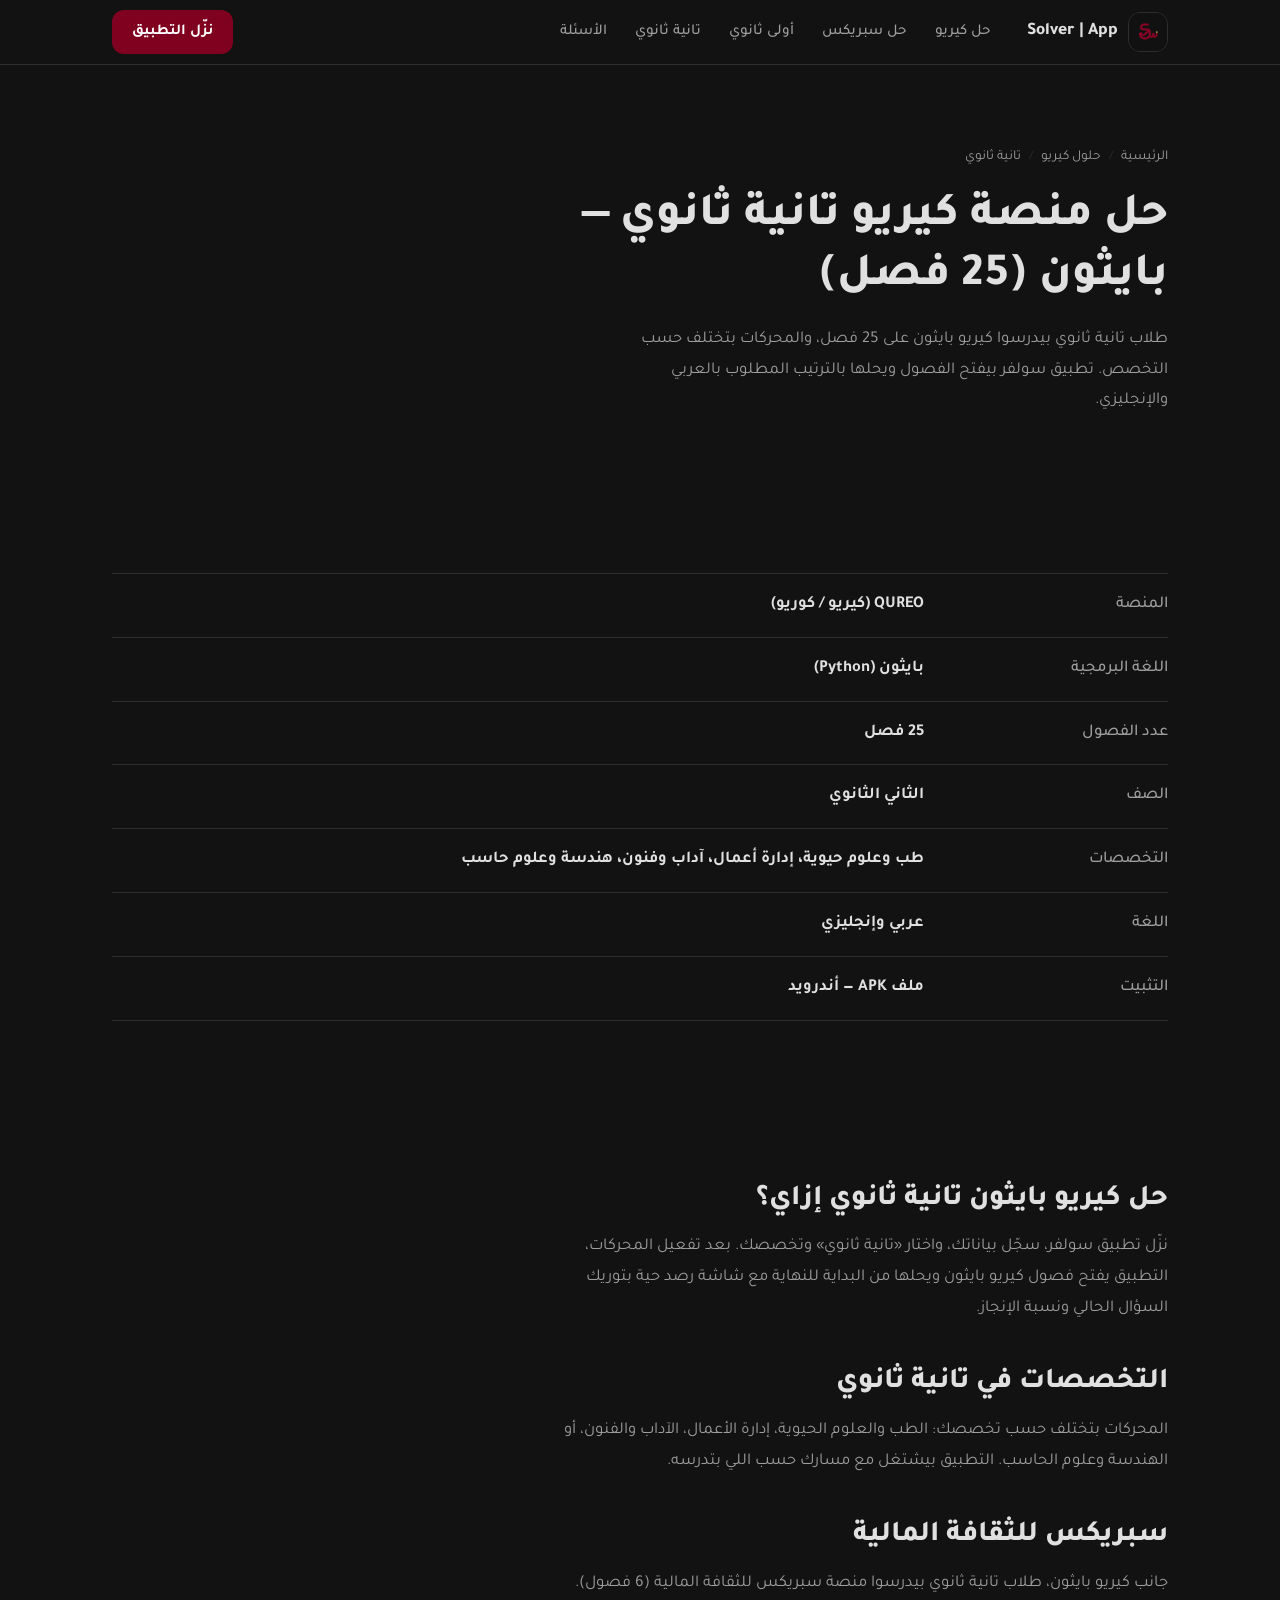
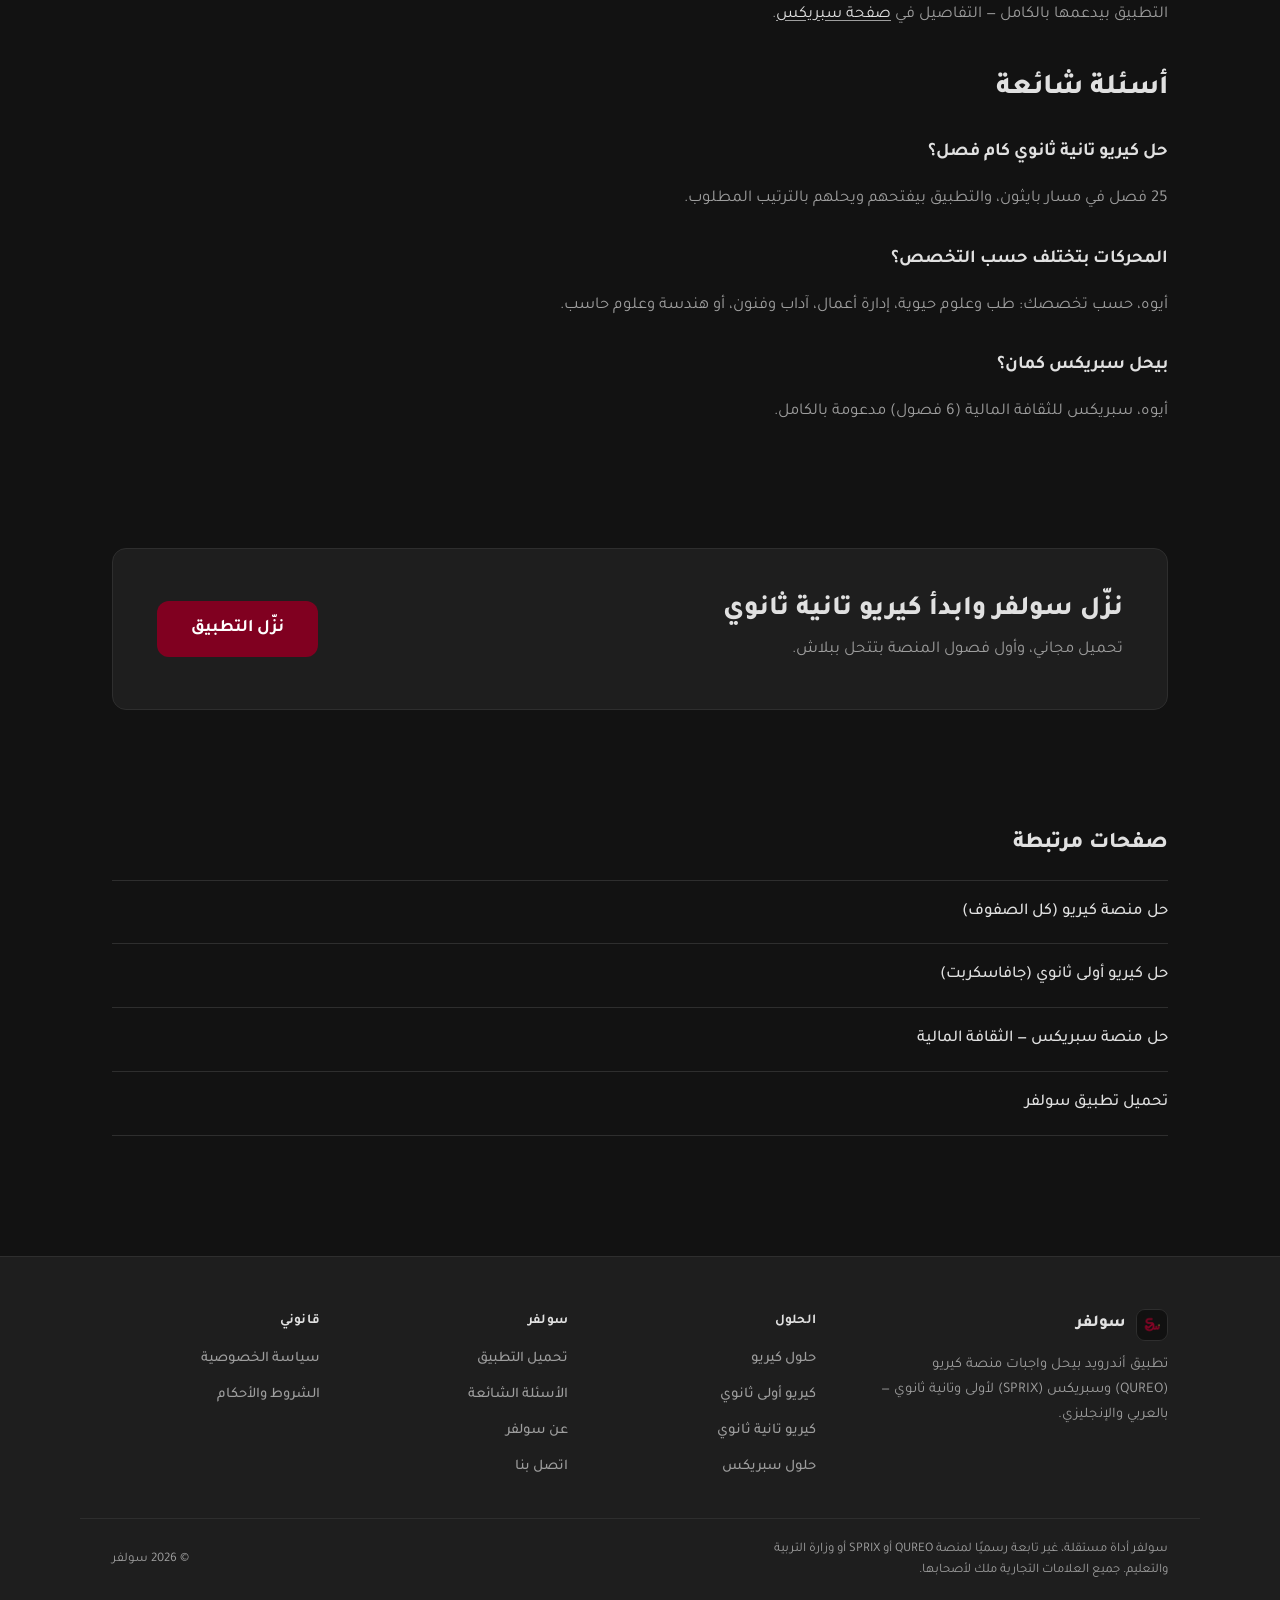
<file: qureo-grade-11.html>
<!DOCTYPE html>
<html lang="ar" dir="rtl">
<head>
  <meta charset="utf-8">
  <meta name="viewport" content="width=device-width, initial-scale=1">
  <title>حل كيريو تانية ثانوي (QUREO بايثون) — 25 فصل | سولفر</title>
  <meta name="description" content="حل منصة كيريو تانية ثانوي بايثون كامل (25 فصل) لكل التخصصات، مع تطبيق سولفر — تحميل مجاني وحل خطوة بخطوة بالعربي والإنجليزي.">
  <meta name="theme-color" content="#121212">
  <meta name="robots" content="index,follow">
  <link rel="canonical" href="https://solver-app.site/qureo-grade-11">
  <meta property="og:title" content="حل كيريو تانية ثانوي (QUREO بايثون) — 25 فصل | سولفر">
  <meta property="og:description" content="حل منصة كيريو تانية ثانوي بايثون كامل مع تطبيق سولفر.">
  <meta property="og:type" content="website">
  <meta property="og:url" content="https://solver-app.site/qureo-grade-11">
  <meta property="og:site_name" content="سولفر">
  <meta property="og:locale" content="ar_EG">
  <meta property="og:image" content="https://solver-app.site/assets/branding/og-banner.png">
  <meta property="og:image:width" content="1200">
  <meta property="og:image:height" content="630">
  <meta property="og:image:alt" content="لوجو تطبيق سولفر على خلفية داكنة">
  <meta name="twitter:card" content="summary_large_image">
  <meta name="twitter:title" content="حل كيريو تانية ثانوي (QUREO بايثون) — 25 فصل | سولفر">
  <meta name="twitter:description" content="حل منصة كيريو تانية ثانوي بايثون كامل مع تطبيق سولفر.">
  <meta name="twitter:image" content="https://solver-app.site/assets/branding/og-banner.png">
  <link rel="icon" type="image/png" href="/assets/branding/favicon.png">
  <link rel="apple-touch-icon" href="/assets/branding/apple-touch-icon.png">
  <link rel="manifest" href="/manifest.json">
  <link rel="preload" as="font" type="font/woff2" href="/assets/fonts/Tajawal-Regular.woff2" crossorigin>
  <link rel="preload" as="font" type="font/woff2" href="/assets/fonts/Tajawal-ExtraBold.woff2" crossorigin>
  <script type="application/ld+json">
  {
    "@context": "https://schema.org",
    "@graph": [
      {
        "@type": "BreadcrumbList",
        "itemListElement": [
          { "@type": "ListItem", "position": 1, "name": "الرئيسية", "item": "https://solver-app.site/" },
          { "@type": "ListItem", "position": 2, "name": "حلول كيريو", "item": "https://solver-app.site/qureo-solutions" },
          { "@type": "ListItem", "position": 3, "name": "حل كيريو تانية ثانوي", "item": "https://solver-app.site/qureo-grade-11" }
        ]
      },
      {
        "@type": "FAQPage",
        "mainEntity": [
          {
            "@type": "Question",
            "name": "حل كيريو تانية ثانوي كام فصل؟",
            "acceptedAnswer": { "@type": "Answer", "text": "مسار كيريو بايثون لتانية ثانوي 25 فصل، وتطبيق سولفر بيفتحهم ويحلهم بالترتيب المطلوب." }
          },
          {
            "@type": "Question",
            "name": "المحركات بتختلف حسب التخصص؟",
            "acceptedAnswer": { "@type": "Answer", "text": "أيوه، محركات تانية ثانوي بتختلف حسب التخصص: الطب والعلوم الحيوية، إدارة الأعمال، الآداب والفنون، أو الهندسة وعلوم الحاسب." }
          },
          {
            "@type": "Question",
            "name": "بيحل سبريكس كمان لتانية ثانوي؟",
            "acceptedAnswer": { "@type": "Answer", "text": "أيوه، التطبيق بيدعم سبريكس للثقافة المالية (6 فصول) لتانية ثانوي." }
          }
        ]
      }
    ]
  }
  </script>
  <link rel="stylesheet" href="/assets/style.css?v=20261104">
</head>
<body>

<a class="skip-link" href="#main">تخطَّ إلى المحتوى</a>

<header class="site-head">
  <div class="wrap head-in">
    <a class="brand" href="/" aria-label="Solver | App — الصفحة الرئيسية">
      <img class="brand-mark" src="/assets/branding/logo.png" alt="" aria-hidden="true" width="40" height="40">
      <span class="brand-name">Solver | App</span>
    </a>
    <button class="menu-btn" type="button" aria-expanded="false" aria-controls="site-nav" aria-label="فتح القائمة">
      <span class="menu-bars" aria-hidden="true"></span>
    </button>
    <nav id="site-nav" aria-label="التنقل الرئيسي">
      <a class="head-link" href="/qureo-solutions">حل كيريو</a>
      <a class="head-link" href="/sprix-solutions">حل سبريكس</a>
      <a class="head-link" href="/qureo-grade-10">أولى ثانوي</a>
      <a class="head-link" href="/qureo-grade-11">تانية ثانوي</a>
      <a class="head-link" href="/faq">الأسئلة</a>
      <a class="btn btn-primary menu-cta" href="/download">نزّل التطبيق</a>
    </nav>
    <a class="btn btn-primary head-cta" href="/download">نزّل التطبيق</a>
  </div>
</header>

<main id="main">
  <section class="page-head wrap">
    <nav class="crumbs" aria-label="مسار التنقل">
      <a href="/">الرئيسية</a>
      <span aria-hidden="true">/</span>
      <a href="/qureo-solutions">حلول كيريو</a>
      <span aria-hidden="true">/</span>
      <span>تانية ثانوي</span>
    </nav>
    <h1>حل منصة كيريو تانية ثانوي — بايثون (25 فصل)</h1>
    <p class="lead">طلاب تانية ثانوي بيدرسوا كيريو بايثون على 25 فصل، والمحركات بتختلف حسب التخصص. تطبيق سولفر بيفتح الفصول ويحلها بالترتيب المطلوب بالعربي والإنجليزي.</p>
  </section>

  <section class="wrap">
    <ul class="facts">
      <li><span class="k">المنصة</span><span class="v">QUREO (كيريو / كوريو)</span></li>
      <li><span class="k">اللغة البرمجية</span><span class="v">بايثون (Python)</span></li>
      <li><span class="k">عدد الفصول</span><span class="v">25 فصل</span></li>
      <li><span class="k">الصف</span><span class="v">الثاني الثانوي</span></li>
      <li><span class="k">التخصصات</span><span class="v">طب وعلوم حيوية، إدارة أعمال، آداب وفنون، هندسة وعلوم حاسب</span></li>
      <li><span class="k">اللغة</span><span class="v">عربي وإنجليزي</span></li>
      <li><span class="k">التثبيت</span><span class="v">ملف APK — أندرويد</span></li>
    </ul>
  </section>

  <section class="wrap">
    <div class="prose">
      <h2>حل كيريو بايثون تانية ثانوي إزاي؟</h2>
      <p>نزّل تطبيق سولفر، سجّل بياناتك، واختار «تانية ثانوي» وتخصصك. بعد تفعيل المحركات، التطبيق يفتح فصول كيريو بايثون ويحلها من البداية للنهاية مع شاشة رصد حية بتوريك السؤال الحالي ونسبة الإنجاز.</p>

      <h2>التخصصات في تانية ثانوي</h2>
      <p>المحركات بتختلف حسب تخصصك: الطب والعلوم الحيوية، إدارة الأعمال، الآداب والفنون، أو الهندسة وعلوم الحاسب. التطبيق بيشتغل مع مسارك حسب اللي بتدرسه.</p>

      <h2>سبريكس للثقافة المالية</h2>
      <p>جانب كيريو بايثون، طلاب تانية ثانوي بيدرسوا منصة سبريكس للثقافة المالية (6 فصول). التطبيق بيدعمها بالكامل — التفاصيل في <a href="/sprix-solutions">صفحة سبريكس</a>.</p>

      <h2>أسئلة شائعة</h2>
      <h3>حل كيريو تانية ثانوي كام فصل؟</h3>
      <p>25 فصل في مسار بايثون، والتطبيق بيفتحهم ويحلهم بالترتيب المطلوب.</p>
      <h3>المحركات بتختلف حسب التخصص؟</h3>
      <p>أيوه، حسب تخصصك: طب وعلوم حيوية، إدارة أعمال، آداب وفنون، أو هندسة وعلوم حاسب.</p>
      <h3>بيحل سبريكس كمان؟</h3>
      <p>أيوه، سبريكس للثقافة المالية (6 فصول) مدعومة بالكامل.</p>
    </div>
  </section>

  <section class="wrap">
    <div class="cta-band">
      <div>
        <h2>نزّل سولفر وابدأ كيريو تانية ثانوي</h2>
        <p>تحميل مجاني، وأول فصول المنصة بتتحل ببلاش.</p>
      </div>
      <a class="btn btn-primary btn-big" href="/download">نزّل التطبيق</a>
    </div>
  </section>

  <section class="related wrap">
    <h2>صفحات مرتبطة</h2>
    <ul>
      <li><a href="/qureo-solutions">حل منصة كيريو (كل الصفوف)</a></li>
      <li><a href="/qureo-grade-10">حل كيريو أولى ثانوي (جافاسكربت)</a></li>
      <li><a href="/sprix-solutions">حل منصة سبريكس — الثقافة المالية</a></li>
      <li><a href="/download">تحميل تطبيق سولفر</a></li>
    </ul>
  </section>
</main>

<footer class="site-foot">
  <div class="wrap foot-grid">
    <div class="foot-brandcol">
      <p class="foot-brand"><img class="brand-mark small" src="/assets/branding/logo.png" alt="" aria-hidden="true" width="32" height="32"> سولفر</p>
      <p class="foot-tag">تطبيق أندرويد بيحل واجبات منصة كيريو (QUREO) وسبريكس (SPRIX) لأولى وتانية ثانوي — بالعربي والإنجليزي.</p>
    </div>
    <nav class="foot-col" aria-label="الحلول">
      <p class="foot-h">الحلول</p>
      <a href="/qureo-solutions">حلول كيريو</a>
      <a href="/qureo-grade-10">كيريو أولى ثانوي</a>
      <a href="/qureo-grade-11">كيريو تانية ثانوي</a>
      <a href="/sprix-solutions">حلول سبريكس</a>
    </nav>
    <nav class="foot-col" aria-label="سولفر">
      <p class="foot-h">سولفر</p>
      <a href="/download">تحميل التطبيق</a>
      <a href="/faq">الأسئلة الشائعة</a>
      <a href="/about">عن سولفر</a>
      <a href="/contact">اتصل بنا</a>
    </nav>
    <nav class="foot-col" aria-label="قانوني">
      <p class="foot-h">قانوني</p>
      <a href="/privacy">سياسة الخصوصية</a>
      <a href="/terms">الشروط والأحكام</a>
    </nav>
  </div>
  <div class="wrap foot-bottom">
    <p>سولفر أداة مستقلة، غير تابعة رسميًا لمنصة QUREO أو SPRIX أو وزارة التربية والتعليم. جميع العلامات التجارية ملك لأصحابها.</p>
    <p>© 2026 سولفر</p>
  </div>
</footer>

<script src="/assets/nav.js?v=20261104" defer></script>

</body>
</html>
</file>
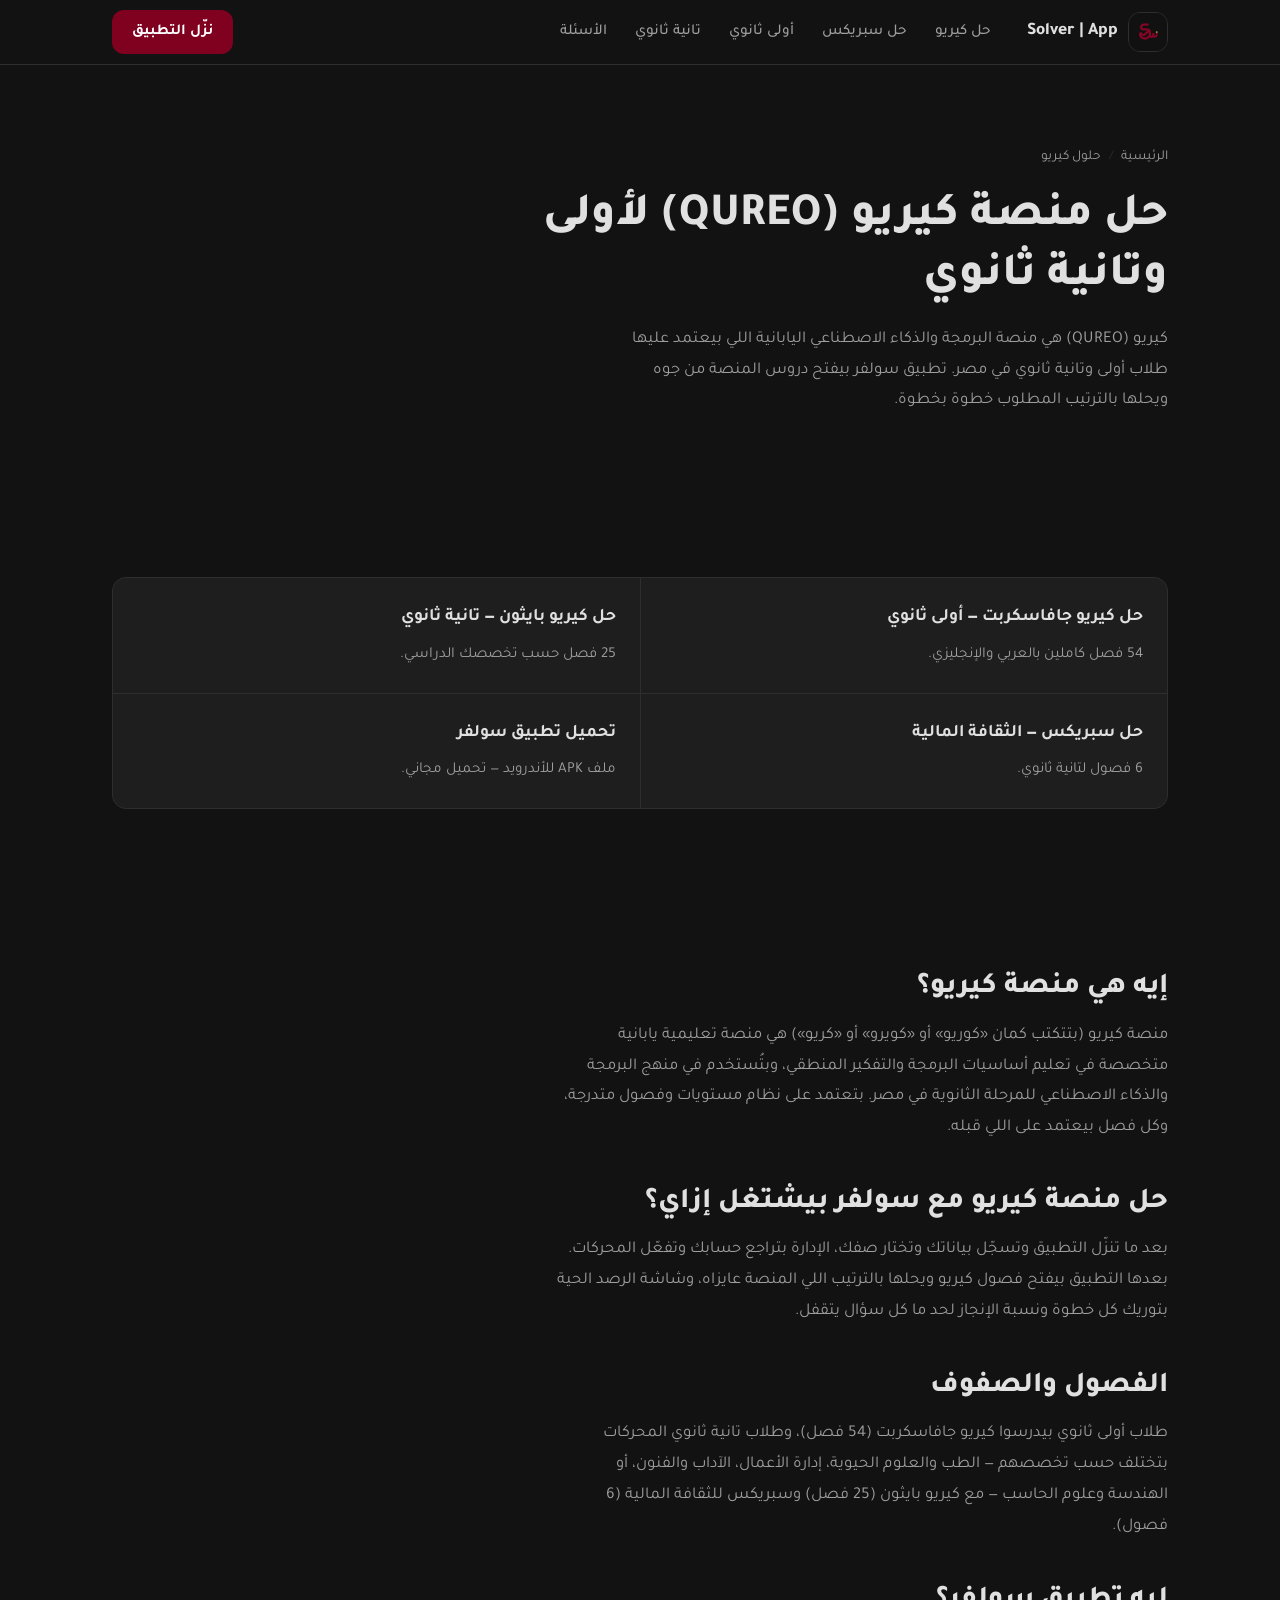
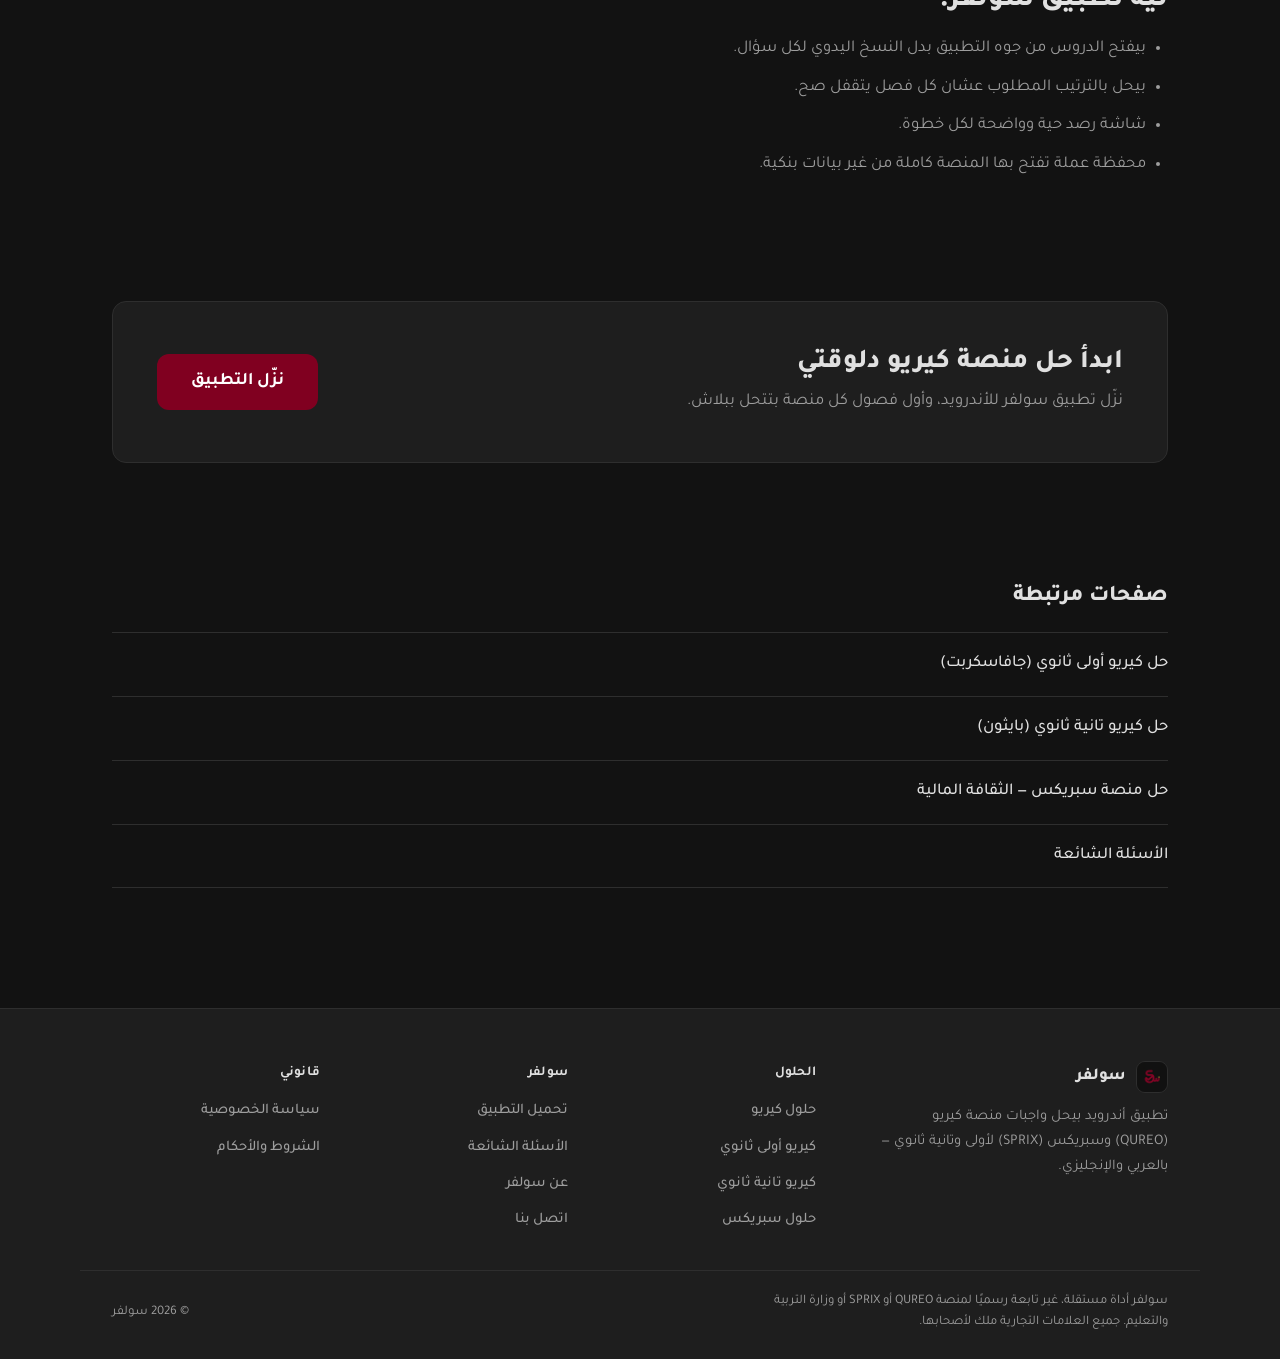
<file: qureo-solutions.html>
<!DOCTYPE html>
<html lang="ar" dir="rtl">
<head>
  <meta charset="utf-8">
  <meta name="viewport" content="width=device-width, initial-scale=1">
  <title>حل منصة كيريو (QUREO) — جافاسكربت وبايثون | سولفر</title>
  <meta name="description" content="حل منصة كيريو QUREO كامل لأولى ثانوي (جافاسكربت 54 فصل) وتانية ثانوي (بايثون 25 فصل) مع تطبيق سولفر — تحميل مجاني وخطوة بخطوة.">
  <meta name="theme-color" content="#121212">
  <meta name="robots" content="index,follow">
  <link rel="canonical" href="https://solver-app.site/qureo-solutions">
  <meta property="og:title" content="حل منصة كيريو (QUREO) — جافاسكربت وبايثون | سولفر">
  <meta property="og:description" content="حل منصة كيريو كامل لأولى وتانية ثانوي مع تطبيق سولفر.">
  <meta property="og:type" content="website">
  <meta property="og:url" content="https://solver-app.site/qureo-solutions">
  <meta property="og:site_name" content="سولفر">
  <meta property="og:locale" content="ar_EG">
  <meta property="og:image" content="https://solver-app.site/assets/branding/og-banner.png">
  <meta property="og:image:width" content="1200">
  <meta property="og:image:height" content="630">
  <meta property="og:image:alt" content="لوجو تطبيق سولفر على خلفية داكنة">
  <meta name="twitter:card" content="summary_large_image">
  <meta name="twitter:title" content="حل منصة كيريو (QUREO) — جافاسكربت وبايثون | سولفر">
  <meta name="twitter:description" content="حل منصة كيريو كامل لأولى وتانية ثانوي مع تطبيق سولفر.">
  <meta name="twitter:image" content="https://solver-app.site/assets/branding/og-banner.png">
  <link rel="icon" type="image/png" href="/assets/branding/favicon.png">
  <link rel="apple-touch-icon" href="/assets/branding/apple-touch-icon.png">
  <link rel="manifest" href="/manifest.json">
  <link rel="preload" as="font" type="font/woff2" href="/assets/fonts/Tajawal-Regular.woff2" crossorigin>
  <link rel="preload" as="font" type="font/woff2" href="/assets/fonts/Tajawal-ExtraBold.woff2" crossorigin>
  <script type="application/ld+json">
  {
    "@context": "https://schema.org",
    "@graph": [
      {
        "@type": "BreadcrumbList",
        "itemListElement": [
          { "@type": "ListItem", "position": 1, "name": "الرئيسية", "item": "https://solver-app.site/" },
          { "@type": "ListItem", "position": 2, "name": "حلول كيريو", "item": "https://solver-app.site/qureo-solutions" }
        ]
      },
      {
        "@type": "CollectionPage",
        "name": "حل منصة كيريو (QUREO)",
        "url": "https://solver-app.site/qureo-solutions",
        "inLanguage": "ar",
        "description": "حل منصة كيريو كامل لأولى وتانية ثانوي مع تطبيق سولفر."
      }
    ]
  }
  </script>
  <link rel="stylesheet" href="/assets/style.css?v=20261104">
</head>
<body>

<a class="skip-link" href="#main">تخطَّ إلى المحتوى</a>

<header class="site-head">
  <div class="wrap head-in">
    <a class="brand" href="/" aria-label="Solver | App — الصفحة الرئيسية">
      <img class="brand-mark" src="/assets/branding/logo.png" alt="" aria-hidden="true" width="40" height="40">
      <span class="brand-name">Solver | App</span>
    </a>
    <button class="menu-btn" type="button" aria-expanded="false" aria-controls="site-nav" aria-label="فتح القائمة">
      <span class="menu-bars" aria-hidden="true"></span>
    </button>
    <nav id="site-nav" aria-label="التنقل الرئيسي">
      <a class="head-link" href="/qureo-solutions">حل كيريو</a>
      <a class="head-link" href="/sprix-solutions">حل سبريكس</a>
      <a class="head-link" href="/qureo-grade-10">أولى ثانوي</a>
      <a class="head-link" href="/qureo-grade-11">تانية ثانوي</a>
      <a class="head-link" href="/faq">الأسئلة</a>
      <a class="btn btn-primary menu-cta" href="/download">نزّل التطبيق</a>
    </nav>
    <a class="btn btn-primary head-cta" href="/download">نزّل التطبيق</a>
  </div>
</header>

<main id="main">
  <section class="page-head wrap">
    <nav class="crumbs" aria-label="مسار التنقل">
      <a href="/">الرئيسية</a>
      <span aria-hidden="true">/</span>
      <span>حلول كيريو</span>
    </nav>
    <h1>حل منصة كيريو (QUREO) لأولى وتانية ثانوي</h1>
    <p class="lead">كيريو (QUREO) هي منصة البرمجة والذكاء الاصطناعي اليابانية اللي بيعتمد عليها طلاب أولى وتانية ثانوي في مصر. تطبيق سولفر بيفتح دروس المنصة من جوه ويحلها بالترتيب المطلوب خطوة بخطوة.</p>
  </section>

  <section class="wrap">
    <ul class="cards">
      <li>
        <a href="/qureo-grade-10">
          <strong>حل كيريو جافاسكربت — أولى ثانوي</strong>
          <p>54 فصل كاملين بالعربي والإنجليزي.</p>
        </a>
      </li>
      <li>
        <a href="/qureo-grade-11">
          <strong>حل كيريو بايثون — تانية ثانوي</strong>
          <p>25 فصل حسب تخصصك الدراسي.</p>
        </a>
      </li>
      <li>
        <a href="/sprix-solutions">
          <strong>حل سبريكس — الثقافة المالية</strong>
          <p>6 فصول لتانية ثانوي.</p>
        </a>
      </li>
      <li>
        <a href="/download">
          <strong>تحميل تطبيق سولفر</strong>
          <p>ملف APK للأندرويد — تحميل مجاني.</p>
        </a>
      </li>
    </ul>
  </section>

  <section class="wrap">
    <div class="prose">
      <h2>إيه هي منصة كيريو؟</h2>
      <p>منصة كيريو (بتتكتب كمان «كوريو» أو «كويرو» أو «كريو») هي منصة تعليمية يابانية متخصصة في تعليم أساسيات البرمجة والتفكير المنطقي، وبتُستخدم في منهج البرمجة والذكاء الاصطناعي للمرحلة الثانوية في مصر. بتعتمد على نظام مستويات وفصول متدرجة، وكل فصل بيعتمد على اللي قبله.</p>

      <h2>حل منصة كيريو مع سولفر بيشتغل إزاي؟</h2>
      <p>بعد ما تنزّل التطبيق وتسجّل بياناتك وتختار صفك، الإدارة بتراجع حسابك وتفعّل المحركات. بعدها التطبيق بيفتح فصول كيريو ويحلها بالترتيب اللي المنصة عايزاه، وشاشة الرصد الحية بتوريك كل خطوة ونسبة الإنجاز لحد ما كل سؤال يتقفل.</p>

      <h2>الفصول والصفوف</h2>
      <p>طلاب أولى ثانوي بيدرسوا كيريو جافاسكربت (54 فصل)، وطلاب تانية ثانوي المحركات بتختلف حسب تخصصهم — الطب والعلوم الحيوية، إدارة الأعمال، الآداب والفنون، أو الهندسة وعلوم الحاسب — مع كيريو بايثون (25 فصل) وسبريكس للثقافة المالية (6 فصول).</p>

      <h2>ليه تطبيق سولفر؟</h2>
      <ul>
        <li>بيفتح الدروس من جوه التطبيق بدل النسخ اليدوي لكل سؤال.</li>
        <li>بيحل بالترتيب المطلوب عشان كل فصل يتقفل صح.</li>
        <li>شاشة رصد حية وواضحة لكل خطوة.</li>
        <li>محفظة عملة تفتح بها المنصة كاملة من غير بيانات بنكية.</li>
      </ul>
    </div>
  </section>

  <section class="wrap">
    <div class="cta-band">
      <div>
        <h2>ابدأ حل منصة كيريو دلوقتي</h2>
        <p>نزّل تطبيق سولفر للأندرويد، وأول فصول كل منصة بتتحل ببلاش.</p>
      </div>
      <a class="btn btn-primary btn-big" href="/download">نزّل التطبيق</a>
    </div>
  </section>

  <section class="related wrap">
    <h2>صفحات مرتبطة</h2>
    <ul>
      <li><a href="/qureo-grade-10">حل كيريو أولى ثانوي (جافاسكربت)</a></li>
      <li><a href="/qureo-grade-11">حل كيريو تانية ثانوي (بايثون)</a></li>
      <li><a href="/sprix-solutions">حل منصة سبريكس — الثقافة المالية</a></li>
      <li><a href="/faq">الأسئلة الشائعة</a></li>
    </ul>
  </section>
</main>

<footer class="site-foot">
  <div class="wrap foot-grid">
    <div class="foot-brandcol">
      <p class="foot-brand"><img class="brand-mark small" src="/assets/branding/logo.png" alt="" aria-hidden="true" width="32" height="32"> سولفر</p>
      <p class="foot-tag">تطبيق أندرويد بيحل واجبات منصة كيريو (QUREO) وسبريكس (SPRIX) لأولى وتانية ثانوي — بالعربي والإنجليزي.</p>
    </div>
    <nav class="foot-col" aria-label="الحلول">
      <p class="foot-h">الحلول</p>
      <a href="/qureo-solutions">حلول كيريو</a>
      <a href="/qureo-grade-10">كيريو أولى ثانوي</a>
      <a href="/qureo-grade-11">كيريو تانية ثانوي</a>
      <a href="/sprix-solutions">حلول سبريكس</a>
    </nav>
    <nav class="foot-col" aria-label="سولفر">
      <p class="foot-h">سولفر</p>
      <a href="/download">تحميل التطبيق</a>
      <a href="/faq">الأسئلة الشائعة</a>
      <a href="/about">عن سولفر</a>
      <a href="/contact">اتصل بنا</a>
    </nav>
    <nav class="foot-col" aria-label="قانوني">
      <p class="foot-h">قانوني</p>
      <a href="/privacy">سياسة الخصوصية</a>
      <a href="/terms">الشروط والأحكام</a>
    </nav>
  </div>
  <div class="wrap foot-bottom">
    <p>سولفر أداة مستقلة، غير تابعة رسميًا لمنصة QUREO أو SPRIX أو وزارة التربية والتعليم. جميع العلامات التجارية ملك لأصحابها.</p>
    <p>© 2026 سولفر</p>
  </div>
</footer>

<script src="/assets/nav.js?v=20261104" defer></script>

</body>
</html>
</file>
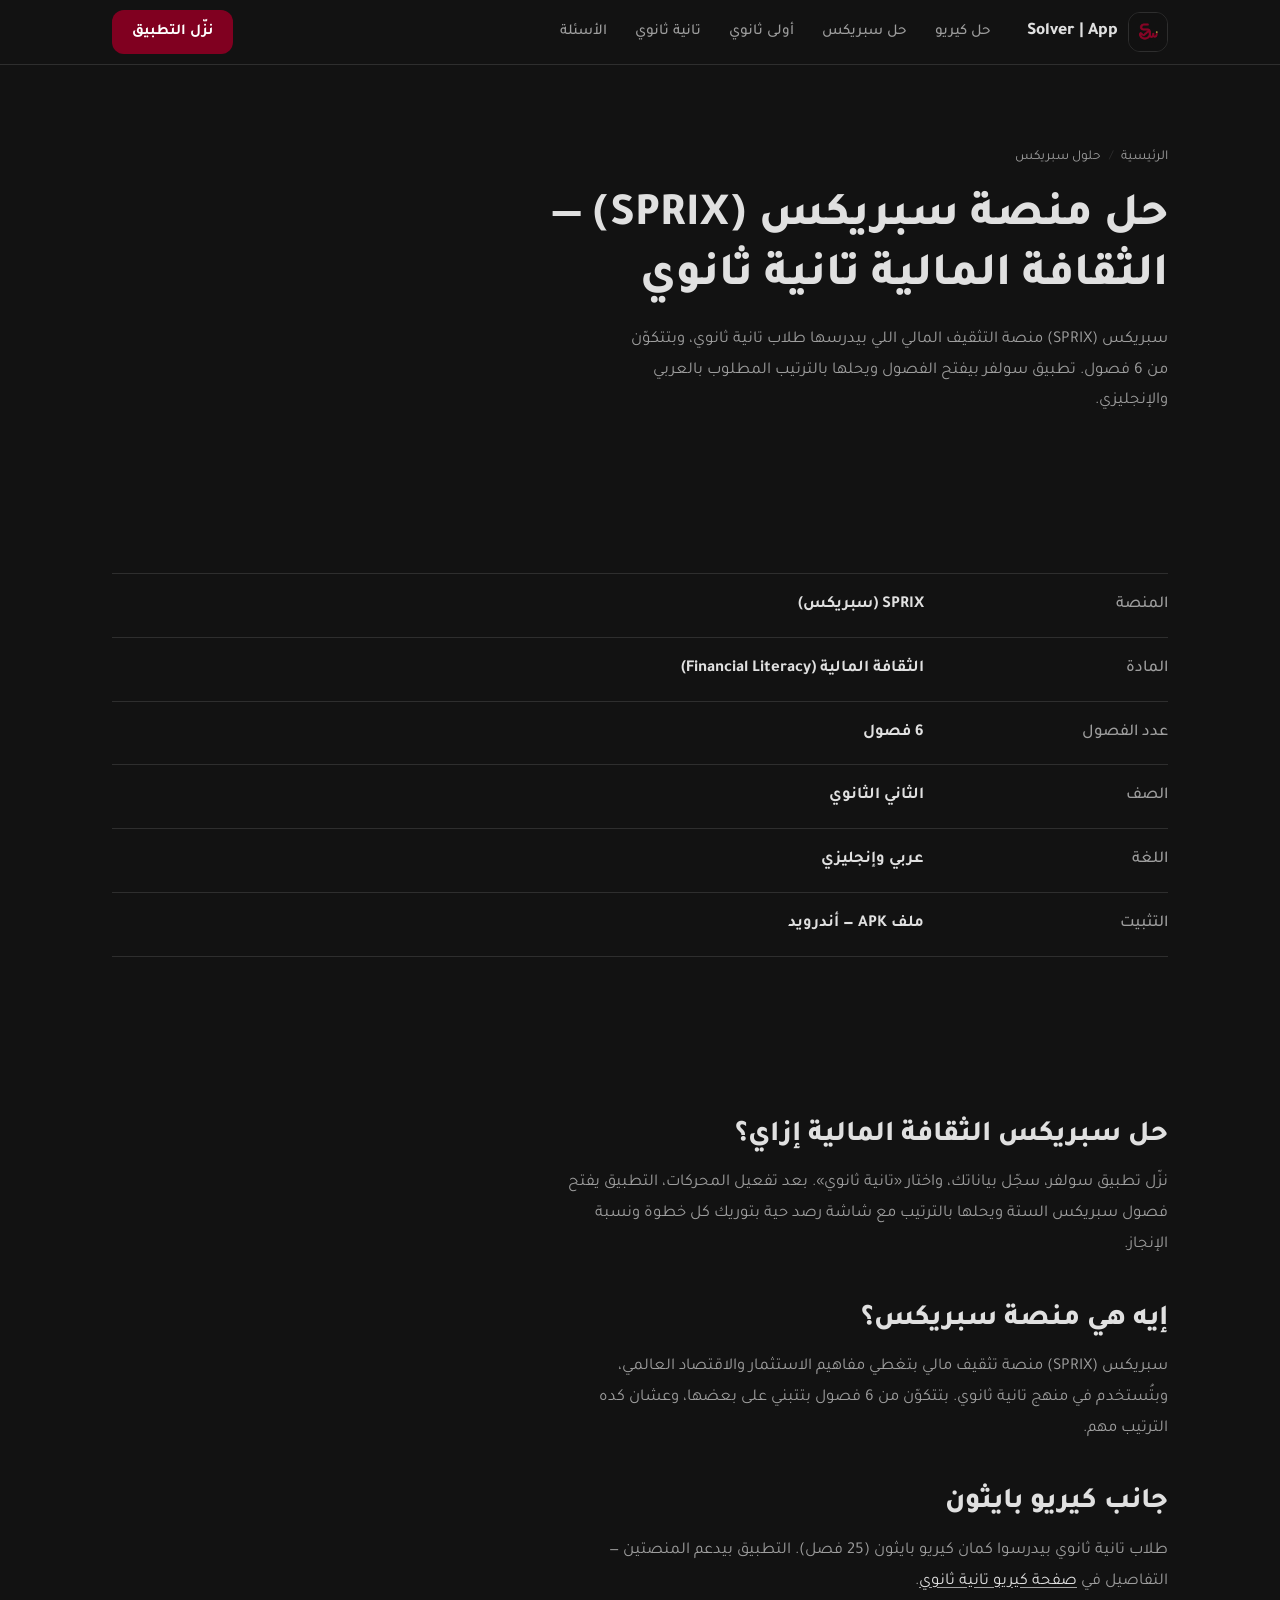
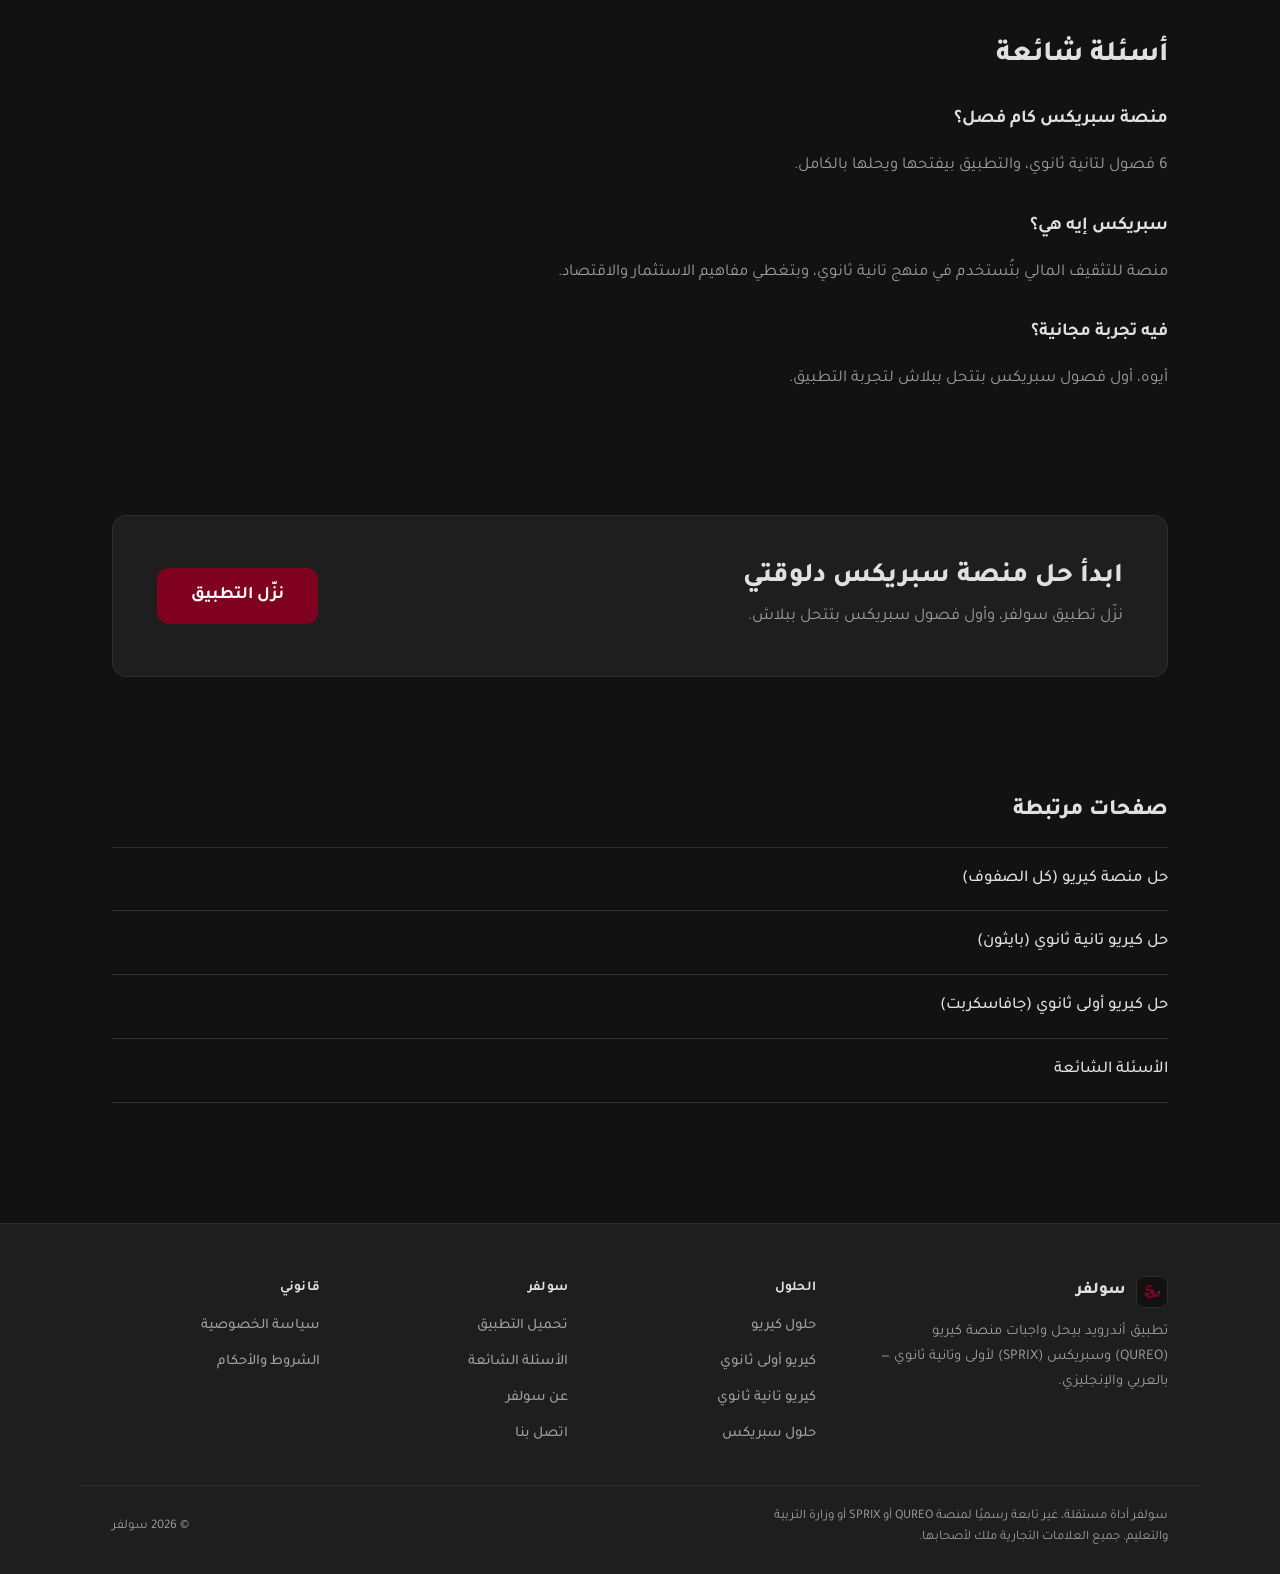
<file: sprix-solutions.html>
<!DOCTYPE html>
<html lang="ar" dir="rtl">
<head>
  <meta charset="utf-8">
  <meta name="viewport" content="width=device-width, initial-scale=1">
  <title>حل منصة سبريكس (SPRIX) الثقافة المالية — تانية ثانوي | سولفر</title>
  <meta name="description" content="حل منصة سبريكس SPRIX للثقافة المالية كامل (6 فصول) لتانية ثانوي بالعربي والإنجليزي مع تطبيق سولفر — تحميل مجاني وحل خطوة بخطوة.">
  <meta name="theme-color" content="#121212">
  <meta name="robots" content="index,follow">
  <link rel="canonical" href="https://solver-app.site/sprix-solutions">
  <meta property="og:title" content="حل منصة سبريكس (SPRIX) الثقافة المالية — تانية ثانوي | سولفر">
  <meta property="og:description" content="حل منصة سبريكس للثقافة المالية كامل مع تطبيق سولفر.">
  <meta property="og:type" content="website">
  <meta property="og:url" content="https://solver-app.site/sprix-solutions">
  <meta property="og:site_name" content="سولفر">
  <meta property="og:locale" content="ar_EG">
  <meta property="og:image" content="https://solver-app.site/assets/branding/og-banner.png">
  <meta property="og:image:width" content="1200">
  <meta property="og:image:height" content="630">
  <meta property="og:image:alt" content="لوجو تطبيق سولفر على خلفية داكنة">
  <meta name="twitter:card" content="summary_large_image">
  <meta name="twitter:title" content="حل منصة سبريكس (SPRIX) الثقافة المالية — تانية ثانوي | سولفر">
  <meta name="twitter:description" content="حل منصة سبريكس للثقافة المالية كامل مع تطبيق سولفر.">
  <meta name="twitter:image" content="https://solver-app.site/assets/branding/og-banner.png">
  <link rel="icon" type="image/png" href="/assets/branding/favicon.png">
  <link rel="apple-touch-icon" href="/assets/branding/apple-touch-icon.png">
  <link rel="manifest" href="/manifest.json">
  <link rel="preload" as="font" type="font/woff2" href="/assets/fonts/Tajawal-Regular.woff2" crossorigin>
  <link rel="preload" as="font" type="font/woff2" href="/assets/fonts/Tajawal-ExtraBold.woff2" crossorigin>
  <script type="application/ld+json">
  {
    "@context": "https://schema.org",
    "@graph": [
      {
        "@type": "BreadcrumbList",
        "itemListElement": [
          { "@type": "ListItem", "position": 1, "name": "الرئيسية", "item": "https://solver-app.site/" },
          { "@type": "ListItem", "position": 2, "name": "حلول سبريكس", "item": "https://solver-app.site/sprix-solutions" }
        ]
      },
      {
        "@type": "FAQPage",
        "mainEntity": [
          {
            "@type": "Question",
            "name": "منصة سبريكس كام فصل؟",
            "acceptedAnswer": { "@type": "Answer", "text": "منصة سبريكس للثقافة المالية 6 فصول لتانية ثانوي، وتطبيق سولفر بيفتحها ويحلها بالكامل." }
          },
          {
            "@type": "Question",
            "name": "سبريكس إيه هي؟",
            "acceptedAnswer": { "@type": "Answer", "text": "سبريكس (SPRIX) منصة للتثقيف المالي بتُستخدم في منهج تانية ثانوي، وبتغطي مفاهيم الاستثمار والاقتصاد." }
          },
          {
            "@type": "Question",
            "name": "فيه تجربة مجانية لسبريكس؟",
            "acceptedAnswer": { "@type": "Answer", "text": "أيوه، أول فصول سبريكس بتتحل ببلاش لتجربة التطبيق قبل فتح المنصة كاملة." }
          }
        ]
      }
    ]
  }
  </script>
  <link rel="stylesheet" href="/assets/style.css?v=20261104">
</head>
<body>

<a class="skip-link" href="#main">تخطَّ إلى المحتوى</a>

<header class="site-head">
  <div class="wrap head-in">
    <a class="brand" href="/" aria-label="Solver | App — الصفحة الرئيسية">
      <img class="brand-mark" src="/assets/branding/logo.png" alt="" aria-hidden="true" width="40" height="40">
      <span class="brand-name">Solver | App</span>
    </a>
    <button class="menu-btn" type="button" aria-expanded="false" aria-controls="site-nav" aria-label="فتح القائمة">
      <span class="menu-bars" aria-hidden="true"></span>
    </button>
    <nav id="site-nav" aria-label="التنقل الرئيسي">
      <a class="head-link" href="/qureo-solutions">حل كيريو</a>
      <a class="head-link" href="/sprix-solutions">حل سبريكس</a>
      <a class="head-link" href="/qureo-grade-10">أولى ثانوي</a>
      <a class="head-link" href="/qureo-grade-11">تانية ثانوي</a>
      <a class="head-link" href="/faq">الأسئلة</a>
      <a class="btn btn-primary menu-cta" href="/download">نزّل التطبيق</a>
    </nav>
    <a class="btn btn-primary head-cta" href="/download">نزّل التطبيق</a>
  </div>
</header>

<main id="main">
  <section class="page-head wrap">
    <nav class="crumbs" aria-label="مسار التنقل">
      <a href="/">الرئيسية</a>
      <span aria-hidden="true">/</span>
      <span>حلول سبريكس</span>
    </nav>
    <h1>حل منصة سبريكس (SPRIX) — الثقافة المالية تانية ثانوي</h1>
    <p class="lead">سبريكس (SPRIX) منصة التثقيف المالي اللي بيدرسها طلاب تانية ثانوي، وبتتكوّن من 6 فصول. تطبيق سولفر بيفتح الفصول ويحلها بالترتيب المطلوب بالعربي والإنجليزي.</p>
  </section>

  <section class="wrap">
    <ul class="facts">
      <li><span class="k">المنصة</span><span class="v">SPRIX (سبريكس)</span></li>
      <li><span class="k">المادة</span><span class="v">الثقافة المالية (Financial Literacy)</span></li>
      <li><span class="k">عدد الفصول</span><span class="v">6 فصول</span></li>
      <li><span class="k">الصف</span><span class="v">الثاني الثانوي</span></li>
      <li><span class="k">اللغة</span><span class="v">عربي وإنجليزي</span></li>
      <li><span class="k">التثبيت</span><span class="v">ملف APK — أندرويد</span></li>
    </ul>
  </section>

  <section class="wrap">
    <div class="prose">
      <h2>حل سبريكس الثقافة المالية إزاي؟</h2>
      <p>نزّل تطبيق سولفر، سجّل بياناتك، واختار «تانية ثانوي». بعد تفعيل المحركات، التطبيق يفتح فصول سبريكس الستة ويحلها بالترتيب مع شاشة رصد حية بتوريك كل خطوة ونسبة الإنجاز.</p>

      <h2>إيه هي منصة سبريكس؟</h2>
      <p>سبريكس (SPRIX) منصة تثقيف مالي بتغطي مفاهيم الاستثمار والاقتصاد العالمي، وبتُستخدم في منهج تانية ثانوي. بتتكوّن من 6 فصول بتتبني على بعضها، وعشان كده الترتيب مهم.</p>

      <h2>جانب كيريو بايثون</h2>
      <p>طلاب تانية ثانوي بيدرسوا كمان كيريو بايثون (25 فصل). التطبيق بيدعم المنصتين — التفاصيل في <a href="/qureo-grade-11">صفحة كيريو تانية ثانوي</a>.</p>

      <h2>أسئلة شائعة</h2>
      <h3>منصة سبريكس كام فصل؟</h3>
      <p>6 فصول لتانية ثانوي، والتطبيق بيفتحها ويحلها بالكامل.</p>
      <h3>سبريكس إيه هي؟</h3>
      <p>منصة للتثقيف المالي بتُستخدم في منهج تانية ثانوي، وبتغطي مفاهيم الاستثمار والاقتصاد.</p>
      <h3>فيه تجربة مجانية؟</h3>
      <p>أيوه، أول فصول سبريكس بتتحل ببلاش لتجربة التطبيق.</p>
    </div>
  </section>

  <section class="wrap">
    <div class="cta-band">
      <div>
        <h2>ابدأ حل منصة سبريكس دلوقتي</h2>
        <p>نزّل تطبيق سولفر، وأول فصول سبريكس بتتحل ببلاش.</p>
      </div>
      <a class="btn btn-primary btn-big" href="/download">نزّل التطبيق</a>
    </div>
  </section>

  <section class="related wrap">
    <h2>صفحات مرتبطة</h2>
    <ul>
      <li><a href="/qureo-solutions">حل منصة كيريو (كل الصفوف)</a></li>
      <li><a href="/qureo-grade-11">حل كيريو تانية ثانوي (بايثون)</a></li>
      <li><a href="/qureo-grade-10">حل كيريو أولى ثانوي (جافاسكربت)</a></li>
      <li><a href="/faq">الأسئلة الشائعة</a></li>
    </ul>
  </section>
</main>

<footer class="site-foot">
  <div class="wrap foot-grid">
    <div class="foot-brandcol">
      <p class="foot-brand"><img class="brand-mark small" src="/assets/branding/logo.png" alt="" aria-hidden="true" width="32" height="32"> سولفر</p>
      <p class="foot-tag">تطبيق أندرويد بيحل واجبات منصة كيريو (QUREO) وسبريكس (SPRIX) لأولى وتانية ثانوي — بالعربي والإنجليزي.</p>
    </div>
    <nav class="foot-col" aria-label="الحلول">
      <p class="foot-h">الحلول</p>
      <a href="/qureo-solutions">حلول كيريو</a>
      <a href="/qureo-grade-10">كيريو أولى ثانوي</a>
      <a href="/qureo-grade-11">كيريو تانية ثانوي</a>
      <a href="/sprix-solutions">حلول سبريكس</a>
    </nav>
    <nav class="foot-col" aria-label="سولفر">
      <p class="foot-h">سولفر</p>
      <a href="/download">تحميل التطبيق</a>
      <a href="/faq">الأسئلة الشائعة</a>
      <a href="/about">عن سولفر</a>
      <a href="/contact">اتصل بنا</a>
    </nav>
    <nav class="foot-col" aria-label="قانوني">
      <p class="foot-h">قانوني</p>
      <a href="/privacy">سياسة الخصوصية</a>
      <a href="/terms">الشروط والأحكام</a>
    </nav>
  </div>
  <div class="wrap foot-bottom">
    <p>سولفر أداة مستقلة، غير تابعة رسميًا لمنصة QUREO أو SPRIX أو وزارة التربية والتعليم. جميع العلامات التجارية ملك لأصحابها.</p>
    <p>© 2026 سولفر</p>
  </div>
</footer>

<script src="/assets/nav.js?v=20261104" defer></script>

</body>
</html>
</file>
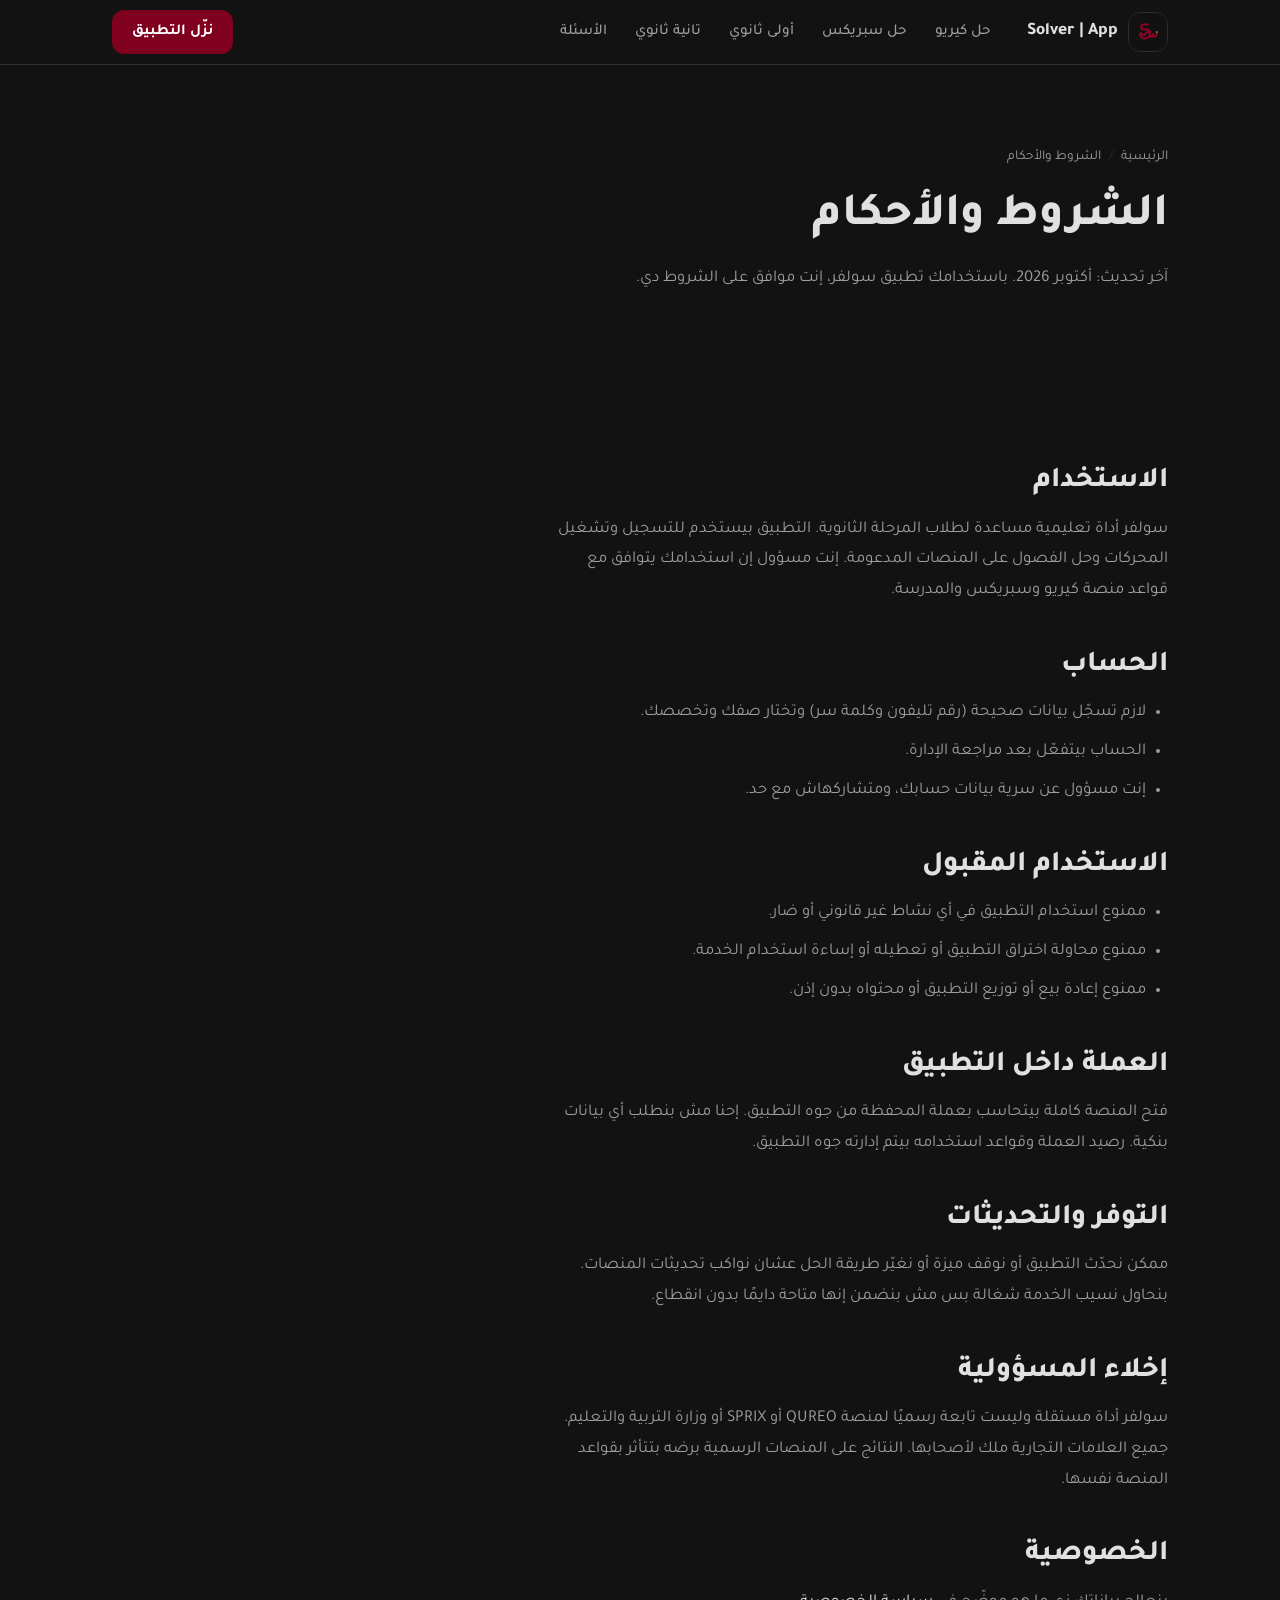
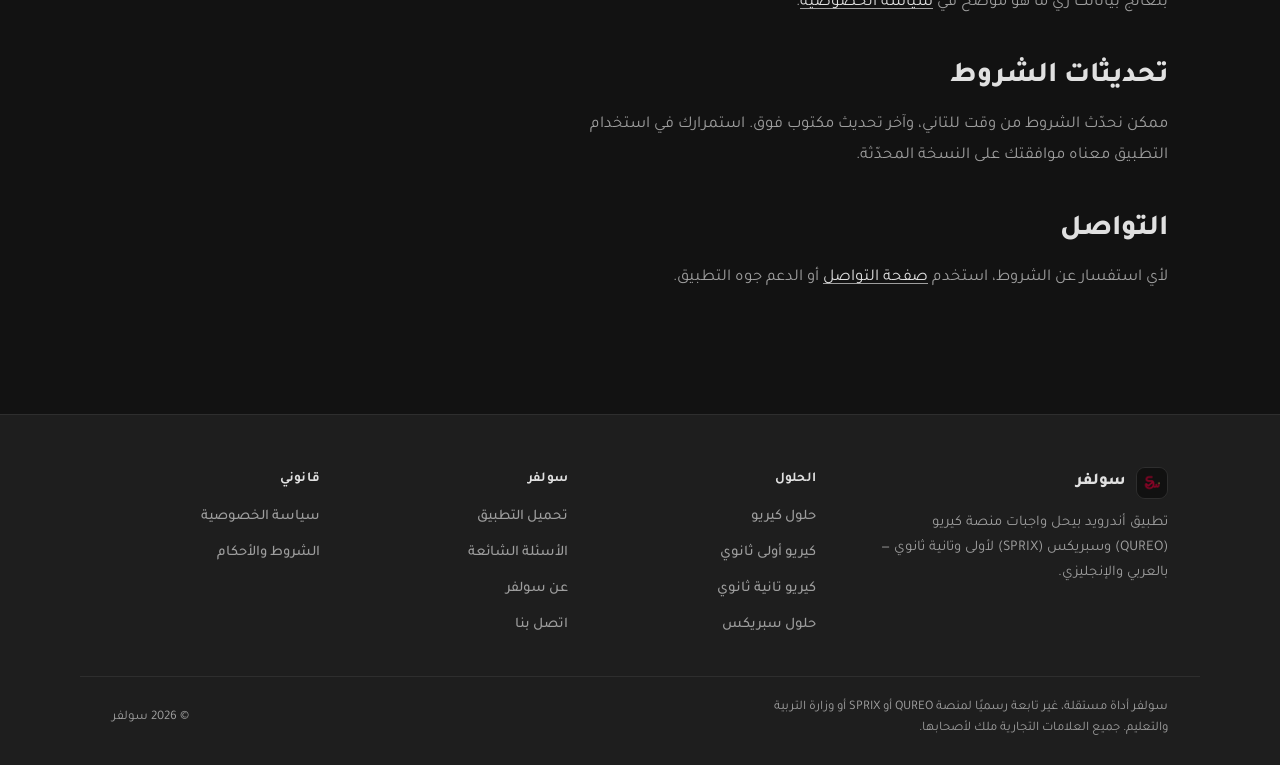
<file: terms.html>
<!DOCTYPE html>
<html lang="ar" dir="rtl">
<head>
  <meta charset="utf-8">
  <meta name="viewport" content="width=device-width, initial-scale=1">
  <title>الشروط والأحكام — سولفر</title>
  <meta name="description" content="الشروط والأحكام لاستخدام تطبيق سولفر: الحساب، الاستخدام المقبول، العملة داخل التطبيق، والتحديثات.">
  <meta name="theme-color" content="#121212">
  <meta name="robots" content="index,follow">
  <link rel="canonical" href="https://solver-app.site/terms">
  <meta property="og:title" content="الشروط والأحكام — سولفر">
  <meta property="og:description" content="الشروط والأحكام لاستخدام تطبيق سولفر.">
  <meta property="og:type" content="website">
  <meta property="og:url" content="https://solver-app.site/terms">
  <meta property="og:site_name" content="سولفر">
  <meta property="og:locale" content="ar_EG">
  <meta property="og:image" content="https://solver-app.site/assets/branding/og-banner.png">
  <meta property="og:image:width" content="1200">
  <meta property="og:image:height" content="630">
  <meta property="og:image:alt" content="لوجو تطبيق سولفر على خلفية داكنة">
  <meta name="twitter:card" content="summary_large_image">
  <meta name="twitter:title" content="الشروط والأحكام — سولفر">
  <meta name="twitter:description" content="الشروط والأحكام لاستخدام تطبيق سولفر.">
  <meta name="twitter:image" content="https://solver-app.site/assets/branding/og-banner.png">
  <link rel="icon" type="image/png" href="/assets/branding/favicon.png">
  <link rel="apple-touch-icon" href="/assets/branding/apple-touch-icon.png">
  <link rel="manifest" href="/manifest.json">
  <link rel="preload" as="font" type="font/woff2" href="/assets/fonts/Tajawal-Regular.woff2" crossorigin>
  <link rel="preload" as="font" type="font/woff2" href="/assets/fonts/Tajawal-ExtraBold.woff2" crossorigin>
  <script type="application/ld+json">
  {
    "@context": "https://schema.org",
    "@graph": [
      {
        "@type": "BreadcrumbList",
        "itemListElement": [
          { "@type": "ListItem", "position": 1, "name": "الرئيسية", "item": "https://solver-app.site/" },
          { "@type": "ListItem", "position": 2, "name": "الشروط والأحكام", "item": "https://solver-app.site/terms" }
        ]
      },
      {
        "@type": "WebPage",
        "name": "الشروط والأحكام",
        "url": "https://solver-app.site/terms",
        "inLanguage": "ar"
      }
    ]
  }
  </script>
  <link rel="stylesheet" href="/assets/style.css?v=20261104">
</head>
<body>

<a class="skip-link" href="#main">تخطَّ إلى المحتوى</a>

<header class="site-head">
  <div class="wrap head-in">
    <a class="brand" href="/" aria-label="Solver | App — الصفحة الرئيسية">
      <img class="brand-mark" src="/assets/branding/logo.png" alt="" aria-hidden="true" width="40" height="40">
      <span class="brand-name">Solver | App</span>
    </a>
    <button class="menu-btn" type="button" aria-expanded="false" aria-controls="site-nav" aria-label="فتح القائمة">
      <span class="menu-bars" aria-hidden="true"></span>
    </button>
    <nav id="site-nav" aria-label="التنقل الرئيسي">
      <a class="head-link" href="/qureo-solutions">حل كيريو</a>
      <a class="head-link" href="/sprix-solutions">حل سبريكس</a>
      <a class="head-link" href="/qureo-grade-10">أولى ثانوي</a>
      <a class="head-link" href="/qureo-grade-11">تانية ثانوي</a>
      <a class="head-link" href="/faq">الأسئلة</a>
      <a class="btn btn-primary menu-cta" href="/download">نزّل التطبيق</a>
    </nav>
    <a class="btn btn-primary head-cta" href="/download">نزّل التطبيق</a>
  </div>
</header>

<main id="main">
  <section class="page-head wrap">
    <nav class="crumbs" aria-label="مسار التنقل">
      <a href="/">الرئيسية</a>
      <span aria-hidden="true">/</span>
      <span>الشروط والأحكام</span>
    </nav>
    <h1>الشروط والأحكام</h1>
    <p class="lead">آخر تحديث: أكتوبر 2026. باستخدامك تطبيق سولفر، إنت موافق على الشروط دي.</p>
  </section>

  <section class="wrap legal">
    <div class="prose">
      <h2>الاستخدام</h2>
      <p>سولفر أداة تعليمية مساعدة لطلاب المرحلة الثانوية. التطبيق بيستخدم للتسجيل وتشغيل المحركات وحل الفصول على المنصات المدعومة. إنت مسؤول إن استخدامك يتوافق مع قواعد منصة كيريو وسبريكس والمدرسة.</p>

      <h2>الحساب</h2>
      <ul>
        <li>لازم تسجّل بيانات صحيحة (رقم تليفون وكلمة سر) وتختار صفك وتخصصك.</li>
        <li>الحساب بيتفعّل بعد مراجعة الإدارة.</li>
        <li>إنت مسؤول عن سرية بيانات حسابك، ومتشاركهاش مع حد.</li>
      </ul>

      <h2>الاستخدام المقبول</h2>
      <ul>
        <li>ممنوع استخدام التطبيق في أي نشاط غير قانوني أو ضار.</li>
        <li>ممنوع محاولة اختراق التطبيق أو تعطيله أو إساءة استخدام الخدمة.</li>
        <li>ممنوع إعادة بيع أو توزيع التطبيق أو محتواه بدون إذن.</li>
      </ul>

      <h2>العملة داخل التطبيق</h2>
      <p>فتح المنصة كاملة بيتحاسب بعملة المحفظة من جوه التطبيق. إحنا مش بنطلب أي بيانات بنكية. رصيد العملة وقواعد استخدامه بيتم إدارته جوه التطبيق.</p>

      <h2>التوفر والتحديثات</h2>
      <p>ممكن نحدّث التطبيق أو نوقف ميزة أو نغيّر طريقة الحل عشان نواكب تحديثات المنصات. بنحاول نسيب الخدمة شغالة بس مش بنضمن إنها متاحة دايمًا بدون انقطاع.</p>

      <h2>إخلاء المسؤولية</h2>
      <p>سولفر أداة مستقلة وليست تابعة رسميًا لمنصة QUREO أو SPRIX أو وزارة التربية والتعليم. جميع العلامات التجارية ملك لأصحابها. النتائج على المنصات الرسمية برضه بتتأثر بقواعد المنصة نفسها.</p>

      <h2>الخصوصية</h2>
      <p>بنعالج بياناتك زي ما هو موضّح في <a href="/privacy">سياسة الخصوصية</a>.</p>

      <h2>تحديثات الشروط</h2>
      <p>ممكن نحدّث الشروط من وقت للتاني، وآخر تحديث مكتوب فوق. استمرارك في استخدام التطبيق معناه موافقتك على النسخة المحدّثة.</p>

      <h2>التواصل</h2>
      <p>لأي استفسار عن الشروط، استخدم <a href="/contact">صفحة التواصل</a> أو الدعم جوه التطبيق.</p>
    </div>
  </section>
</main>

<footer class="site-foot">
  <div class="wrap foot-grid">
    <div class="foot-brandcol">
      <p class="foot-brand"><img class="brand-mark small" src="/assets/branding/logo.png" alt="" aria-hidden="true" width="32" height="32"> سولفر</p>
      <p class="foot-tag">تطبيق أندرويد بيحل واجبات منصة كيريو (QUREO) وسبريكس (SPRIX) لأولى وتانية ثانوي — بالعربي والإنجليزي.</p>
    </div>
    <nav class="foot-col" aria-label="الحلول">
      <p class="foot-h">الحلول</p>
      <a href="/qureo-solutions">حلول كيريو</a>
      <a href="/qureo-grade-10">كيريو أولى ثانوي</a>
      <a href="/qureo-grade-11">كيريو تانية ثانوي</a>
      <a href="/sprix-solutions">حلول سبريكس</a>
    </nav>
    <nav class="foot-col" aria-label="سولفر">
      <p class="foot-h">سولفر</p>
      <a href="/download">تحميل التطبيق</a>
      <a href="/faq">الأسئلة الشائعة</a>
      <a href="/about">عن سولفر</a>
      <a href="/contact">اتصل بنا</a>
    </nav>
    <nav class="foot-col" aria-label="قانوني">
      <p class="foot-h">قانوني</p>
      <a href="/privacy">سياسة الخصوصية</a>
      <a href="/terms">الشروط والأحكام</a>
    </nav>
  </div>
  <div class="wrap foot-bottom">
    <p>سولفر أداة مستقلة، غير تابعة رسميًا لمنصة QUREO أو SPRIX أو وزارة التربية والتعليم. جميع العلامات التجارية ملك لأصحابها.</p>
    <p>© 2026 سولفر</p>
  </div>
</footer>

<script src="/assets/nav.js?v=20261104" defer></script>

</body>
</html>
</file>
<file: assets/style.css>
/* ── سولفر — صفحة الهبوط ───────────────────────────────────────────────
   نفس هوية التطبيق: ليل #121212، سطح #1E1E1E، بورجيندي فعل فقط،
   دهبي = الشعار والأرقام الحقيقية فقط، خطوط رفيعة، بدون تدرجات. */

@font-face {
  font-family: 'Tajawal';
  src: url('fonts/Tajawal-Regular.woff2') format('woff2'), url('fonts/Tajawal-Regular.ttf') format('truetype');
  font-weight: 400;
  font-display: swap;
}
@font-face {
  font-family: 'Tajawal';
  src: url('fonts/Tajawal-Medium.woff2') format('woff2'), url('fonts/Tajawal-Medium.ttf') format('truetype');
  font-weight: 500;
  font-display: swap;
}
@font-face {
  font-family: 'Tajawal';
  src: url('fonts/Tajawal-Bold.woff2') format('woff2'), url('fonts/Tajawal-Bold.ttf') format('truetype');
  font-weight: 700;
  font-display: swap;
}
@font-face {
  font-family: 'Tajawal';
  src: url('fonts/Tajawal-ExtraBold.woff2') format('woff2'), url('fonts/Tajawal-ExtraBold.ttf') format('truetype');
  font-weight: 800;
  font-display: swap;
}

:root {
  color-scheme: dark;
  --bg: #121212;
  --surface: #1E1E1E;
  --raised: #2A2A2A;
  --line: #2E2E2E;
  --burgundy: #800020;
  --burgundy-2: #A0334A;
  --gold: #D4AF37;
  --gold-2: #E8CC6E;
  --ink: #E0E0E0;
  --ink-2: #9E9E9E;
  --ok: #4CAF50;
  --warn: #FFA726;
  --bad: #CF6679;
  --log: #1B1917;
  --radius: 14px;
  --radius-2: 12px;
  --sect: clamp(72px, 10vw, 120px);
}

.geo-answer {
  margin-top: 14px;
  padding: 12px 16px;
  border-inline-start: 3px solid var(--gold);
  background: var(--surface);
  border-radius: 0 var(--radius-2) var(--radius-2) 0;
  color: var(--ink-2);
  max-width: 620px;
}

.glossary {
  margin-top: 10px;
  color: var(--ink-2);
  font-size: 13px;
}

* { margin: 0; padding: 0; box-sizing: border-box; }

html { scroll-behavior: smooth; }

body {
  font-family: 'Tajawal', system-ui, sans-serif;
  background: var(--bg);
  color: var(--ink);
  font-size: 1.04rem;
  line-height: 1.85;
  -webkit-font-smoothing: antialiased;
  text-rendering: optimizeLegibility;
}

::selection { background: var(--burgundy); color: #fff; }

:focus-visible {
  outline: 2px solid var(--gold);
  outline-offset: 2px;
  border-radius: 3px;
}

.wrap {
  max-width: 1120px;
  margin-inline: auto;
  padding-inline: clamp(20px, 4vw, 32px);
}

.lat { font-weight: 800; }

/* ── تجاوز المحتوى (a11y) ── */
.skip-link {
  position: absolute;
  inset-inline-start: 16px;
  top: -64px;
  z-index: 100;
  padding: 10px 18px;
  background: var(--burgundy);
  color: #fff;
  font-weight: 700;
  border-radius: 0 0 var(--radius-2) var(--radius-2);
  text-decoration: none;
  transition: top .15s ease;
}
.skip-link:focus { top: 0; }

/* ── الأزرار ── */
.btn {
  display: inline-block;
  border-radius: var(--radius-2);
  padding: 10px 20px;
  font-family: 'Tajawal';
  font-size: .95rem;
  font-weight: 700;
  text-decoration: none;
  line-height: 1.6;
}
.btn-primary {
  background: var(--burgundy);
  color: #fff;
}
.btn-primary:hover { background: var(--burgundy-2); }
.btn-ghost {
  background: transparent;
  color: var(--ink);
  border: 1px solid var(--line);
}
.btn-ghost:hover { border-color: var(--ink-2); }
.btn-big {
  font-size: 1.1rem;
  padding: 14px 34px;
}

/* ── الهيدر ── */
.site-head {
  position: sticky;
  top: 0;
  z-index: 10;
  background: var(--bg);
  border-bottom: 1px solid var(--line);
}
.head-in {
  display: flex;
  align-items: center;
  gap: 24px;
  height: 64px;
}
.brand {
  display: flex;
  align-items: center;
  gap: 10px;
  text-decoration: none;
}
.brand-mark {
  width: 40px;
  height: 40px;
  border-radius: var(--radius-2);
  border: 1px solid var(--line);
  display: block;
}
.brand-mark.small {
  width: 32px;
  height: 32px;
  border-radius: 9px;
}
.brand-name {
  color: var(--ink);
  font-weight: 800;
  font-size: 1.1rem;
}
.site-head nav { display: flex; gap: 4px; }
.head-link {
  color: var(--ink-2);
  text-decoration: none;
  font-weight: 500;
  font-size: .95rem;
  padding: 6px 12px;
  border-radius: 8px;
}
.head-link:hover { color: var(--ink); }
.head-cta { margin-inline-start: auto; }

/* ── زر قائمة الموبايل ── */
.menu-btn {
  display: none;
  width: 44px;
  height: 44px;
  padding: 0;
  border: 1px solid var(--line);
  border-radius: 10px;
  background: transparent;
  color: var(--ink);
  cursor: pointer;
  align-items: center;
  justify-content: center;
}
.menu-btn:hover { border-color: var(--ink-2); }
.menu-bars,
.menu-bars::before,
.menu-bars::after {
  display: block;
  width: 18px;
  height: 2px;
  border-radius: 2px;
  background: currentColor;
}
.menu-bars { position: relative; }
.menu-bars::before,
.menu-bars::after {
  content: "";
  position: absolute;
  inset-inline-start: 0;
}
.menu-bars::before { top: -6px; }
.menu-bars::after { top: 6px; }
.menu-btn[aria-expanded="true"] .menu-bars { background: transparent; }
.menu-btn[aria-expanded="true"] .menu-bars::before,
.menu-btn[aria-expanded="true"] .menu-bars::after { top: 0; }
.menu-btn[aria-expanded="true"] .menu-bars::before { transform: rotate(45deg); }
.menu-btn[aria-expanded="true"] .menu-bars::after { transform: rotate(-45deg); }
.menu-cta { display: none; }

/* ── البطل ── */
.hero {
  display: grid;
  grid-template-columns: 1.15fr .85fr;
  gap: clamp(32px, 5vw, 64px);
  align-items: center;
  padding-block: clamp(56px, 9vw, 104px);
}
.hero h1 {
  font-size: clamp(2.2rem, 5.6vw, 3.4rem);
  font-weight: 800;
  line-height: 1.22;
  max-width: 20ch;
}
.js .hero h1[data-type] { visibility: hidden; }
.js .hero h1.type-live,
.js .hero h1.type-done { visibility: visible; }
.type-caret {
  display: inline-block;
  width: 2px;
  height: .92em;
  margin-inline-start: 3px;
  vertical-align: -.1em;
  background: var(--gold);
  animation: caretBlink .9s steps(1) infinite;
}
@keyframes caretBlink {
  0%, 50% { opacity: 1; }
  50.01%, 100% { opacity: 0; }
}
.hero-copy > p:not(.hero-sub):not(.hero-foot) { color: var(--ink-2); }
.hero-sub {
  margin-top: 24px;
  max-width: 52ch;
  color: var(--ink-2);
}
.hero-actions {
  margin-top: 36px;
  display: flex;
  align-items: center;
  gap: 18px;
  flex-wrap: wrap;
}
.hero-foot {
  margin-top: 20px;
  font-size: .92rem;
  color: var(--ink-2);
}

/* ── معاينة داخل التطبيق (فريم تليفون) ── */
.hero-device {
  display: flex;
  justify-content: center;
}
.device {
  width: min(300px, 84vw);
  background: var(--surface);
  border: 1px solid var(--line);
  border-radius: 38px;
  padding: 9px;
}
.device-screen {
  display: flex;
  flex-direction: column;
  min-height: 572px;
  background: var(--bg);
  border: 1px solid var(--line);
  border-radius: 29px;
  overflow: hidden;
}
.dev-status {
  display: flex;
  align-items: center;
  justify-content: space-between;
  padding: 9px 18px 0;
  color: var(--ink-2);
  font-size: 10px;
}
.dev-time {
  direction: ltr;
  font-variant-numeric: tabular-nums;
  letter-spacing: .5px;
}
.dev-sig { display: flex; align-items: flex-end; gap: 3px; }
.dev-sig i {
  display: block;
  width: 3px;
  background: var(--ink-2);
  border-radius: 1px;
}
.dev-sig i:nth-child(1) { height: 5px; }
.dev-sig i:nth-child(2) { height: 8px; }
.dev-sig i:nth-child(3) { height: 11px; }
.dev-bar {
  display: flex;
  align-items: center;
  justify-content: space-between;
  gap: 10px;
  padding: 11px 18px;
  border-bottom: 1px solid var(--line);
}
.dev-brand { display: flex; align-items: center; gap: 8px; }
.dev-logo {
  display: block;
  width: 22px;
  height: 22px;
  border-radius: 6px;
  border: 1px solid var(--line);
}
.dev-name { font-weight: 800; font-size: .84rem; }
.dev-bell {
  position: relative;
  width: 16px;
  height: 16px;
  border: 1px solid var(--line);
  border-radius: 50%;
}
.dev-bell::after {
  content: "";
  position: absolute;
  top: -2px;
  inset-inline-end: -2px;
  width: 6px;
  height: 6px;
  border-radius: 50%;
  background: var(--gold);
}
.dev-body {
  flex: 1;
  display: flex;
  flex-direction: column;
  gap: 12px;
  padding: 14px 18px 6px;
}
.dev-card {
  background: var(--surface);
  border: 1px solid var(--line);
  border-radius: 14px;
  padding: 12px 14px;
}
.dev-card-top {
  display: flex;
  align-items: baseline;
  justify-content: space-between;
  gap: 10px;
}
.dev-plat { font-weight: 700; font-size: .82rem; }
.dev-pct {
  direction: ltr;
  color: var(--gold);
  font-weight: 800;
  font-size: .82rem;
  font-variant-numeric: tabular-nums;
}
.dev-progress {
  margin-top: 10px;
  height: 6px;
  border-radius: 999px;
  background: var(--raised);
  overflow: hidden;
}
.dev-progress span {
  display: block;
  height: 100%;
  border-radius: 999px;
  background: var(--gold);
}
.dev-wallet {
  display: inline-flex;
  align-items: center;
  gap: 8px;
  align-self: flex-start;
  background: var(--surface);
  border: 1px solid var(--line);
  border-radius: 10px;
  padding: 5px 12px;
}
.dev-coin {
  width: 13px;
  height: 13px;
  border: 2px solid var(--gold);
  border-radius: 50%;
  box-sizing: border-box;
}
.dev-wallet-num {
  direction: ltr;
  color: var(--gold);
  font-weight: 800;
  font-size: .82rem;
  font-variant-numeric: tabular-nums;
}
.dev-wallet-lbl { color: var(--ink-2); font-size: .72rem; }
.dev-nav {
  display: flex;
  justify-content: space-between;
  align-items: center;
  padding: 12px 24px 16px;
  border-top: 1px solid var(--line);
}
.dev-nav i {
  position: relative;
  display: block;
  width: 22px;
  height: 22px;
  border: 1px solid var(--line);
  border-radius: 7px;
}
.dev-nav i.on { border-color: var(--gold); }
.dev-nav i.on::after {
  content: "";
  position: absolute;
  inset: 0;
  margin: auto;
  width: 6px;
  height: 6px;
  border-radius: 50%;
  background: var(--gold);
}
.log-head {
  display: flex;
  align-items: center;
  justify-content: space-between;
  gap: 12px;
  padding-bottom: 12px;
  border-bottom: 1px solid var(--line);
}
.log-title { font-weight: 700; font-size: .95rem; }
.log-chip {
  color: var(--ok);
  border: 1px solid rgba(76, 175, 80, .35);
  font-size: .78rem;
  font-weight: 700;
  padding: 1px 12px;
  border-radius: 999px;
}
.log-lines {
  list-style: none;
  padding-top: 8px;
}
.log-lines li {
  display: flex;
  gap: 14px;
  align-items: baseline;
  padding: 7px 0;
  opacity: 0;
  animation: logIn .45s ease forwards;
  animation-delay: var(--d, 0s);
}
@keyframes logIn {
  from { opacity: 0; transform: translateY(7px); }
  to { opacity: 1; transform: none; }
}
.log-t {
  direction: ltr;
  font-size: .78rem;
  color: var(--ink-2);
  font-variant-numeric: tabular-nums;
  flex: none;
  padding-top: 2px;
}
.log-lines p { font-size: .92rem; color: var(--ink); }
.log-lines li:last-child p { color: var(--ok); font-weight: 700; }
.log-lines li:nth-last-child(2) p { color: var(--warn); }
.device-screen .log-head { padding-bottom: 9px; }
.device-screen .log-title { font-size: .8rem; }
.device-screen .log-chip { font-size: .66rem; padding: 0 10px; }
.device-screen .log-lines li { gap: 10px; padding: 5px 0; }
.device-screen .log-t { font-size: .66rem; }
.device-screen .log-lines p { font-size: .76rem; }
@media (prefers-reduced-motion: reduce) {
  html { scroll-behavior: auto; }
  .log-lines li { opacity: 1; animation: none; }
  .js .hero h1[data-type] { visibility: visible; }
  .type-caret { animation: none; }
}

/* ── الأقسام ── */
section { padding-top: var(--sect); }
section h2 {
  font-size: clamp(1.5rem, 3.2vw, 2.05rem);
  font-weight: 800;
  line-height: 1.3;
}
.section-sub {
  color: var(--ink-2);
  margin-top: 10px;
  max-width: 56ch;
}

/* المنصات: صفوف مش كروت */
.mokus-list {
  list-style: none;
  margin-top: 40px;
}
.mokus-list li {
  display: grid;
  grid-template-columns: 1fr auto auto;
  gap: 8px clamp(16px, 3vw, 40px);
  align-items: baseline;
  padding: 20px 0;
  border-top: 1px solid var(--line);
}
.mokus-name {
  font-weight: 700;
  font-size: 1.25rem;
  color: var(--ink);
  text-decoration: none;
}
a.mokus-name:hover { color: var(--gold); }
.mokus-plat {
  color: var(--ink-2);
  font-weight: 700;
  font-size: .85rem;
}
.mokus-chap {
  color: var(--gold);
  font-weight: 700;
  font-size: .95rem;
  white-space: nowrap;
}
.ela-note {
  margin-top: 24px;
  color: var(--ink-2);
  font-size: .95rem;
  max-width: 64ch;
}

/* الخطوات: تسلسل حقيقي */
.kez {
  list-style: none;
  margin-top: 40px;
}
.kez li {
  display: grid;
  grid-template-columns: auto 1fr;
  gap: 8px 20px;
  align-items: baseline;
  padding: 26px 0;
  border-top: 1px solid var(--line);
}
.kez li::before {
  counter-increment:seq;
  content: counter(seq, decimal);
  color: var(--gold);
  font-weight: 800;
  font-size: 1.5rem;
  line-height: 1.2;
  min-width: 2ch;
}
.kez { counter-reset: seq; }
.kez strong { font-size: 1.15rem; font-weight: 700; }
.kez p {
  grid-column: 2;
  color: var(--ink-2);
  max-width: 56ch;
}

/* جوه التطبيق */
.jwa-list {
  list-style: none;
  margin-top: 40px;
  display: grid;
  grid-template-columns: repeat(2, 1fr);
  column-gap: clamp(32px, 5vw, 64px);
}
.jwa-list li {
  border-top: 1px solid var(--line);
  padding: 20px 0;
}
.jwa-list strong { font-size: 1.08rem; font-weight: 700; }
.jwa-list p {
  margin-top: 6px;
  color: var(--ink-2);
  max-width: 44ch;
}

/* الأسئلة */
.asaelah details {
  border-top: 1px solid var(--line);
}
.asaelah details:last-of-type { border-bottom: 1px solid var(--line); }
.asaelah summary {
  display: flex;
  align-items: center;
  justify-content: space-between;
  gap: 16px;
  padding: 20px 0;
  cursor: pointer;
  list-style: none;
  font-weight: 700;
  font-size: 1.05rem;
}
.asaelah summary::-webkit-details-marker { display: none; }
.asaelah summary::after {
  content: '+';
  color: var(--ink-2);
  font-weight: 400;
  font-size: 1.4rem;
  line-height: 1;
  flex: none;
}
.asaelah details[open] summary::after { content: '−'; }
.asaelah summary:hover { color: #fff; }
.asaelah details p {
  color: var(--ink-2);
  padding-bottom: 22px;
  max-width: 62ch;
}
.asaelah.pad-b { padding-bottom: var(--sect); }

/* الفوتر */
.site-foot {
  background: var(--surface);
  border-top: 1px solid var(--line);
  padding: 52px 0 26px;
}
.foot-grid {
  display: grid;
  grid-template-columns: 1.5fr 1fr 1fr 1fr;
  gap: 32px 40px;
}
.foot-brandcol {
  display: flex;
  flex-direction: column;
  gap: 12px;
}
.foot-brand {
  display: flex;
  align-items: center;
  gap: 10px;
  font-weight: 800;
}
.foot-tag {
  color: var(--ink-2);
  font-size: .92rem;
  line-height: 1.7;
  max-width: 36ch;
}
.foot-col {
  display: flex;
  flex-direction: column;
  gap: 9px;
}
.foot-h {
  color: var(--ink);
  font-weight: 700;
  font-size: .85rem;
  letter-spacing: .2px;
  margin-bottom: 3px;
}
.foot-col a {
  color: var(--ink-2);
  text-decoration: none;
  font-weight: 500;
  font-size: .92rem;
}
.foot-col a:hover { color: var(--ink); }
.foot-bottom {
  margin-top: 36px;
  padding-top: 20px;
  border-top: 1px solid var(--line);
  display: flex;
  flex-wrap: wrap;
  align-items: center;
  justify-content: space-between;
  gap: 8px 24px;
}
.foot-bottom p {
  color: var(--ink-2);
  font-size: .82rem;
  line-height: 1.6;
  max-width: 60ch;
}

/* ── صفحات المحتوى ── */
.page-head {
  padding-top: clamp(40px, 7vw, 80px);
  padding-bottom: 8px;
}
.page-head h1 {
  font-size: clamp(1.9rem, 4.6vw, 2.9rem);
  font-weight: 800;
  line-height: 1.3;
  max-width: 26ch;
}
.page-head .lead {
  margin-top: 16px;
  max-width: 62ch;
  color: var(--ink-2);
}
.crumbs {
  display: flex;
  flex-wrap: wrap;
  align-items: center;
  gap: 8px;
  font-size: .85rem;
  color: var(--ink-2);
  margin-bottom: 18px;
}
.crumbs a { color: var(--ink-2); text-decoration: none; }
.crumbs a:hover { color: var(--ink); }
.crumbs span[aria-hidden] { color: var(--line); }

.prose {
  max-width: 68ch;
  margin-top: 28px;
}
.prose h2 {
  margin-top: 40px;
  font-size: clamp(1.35rem, 2.6vw, 1.8rem);
}
.prose h3 {
  margin-top: 28px;
  font-size: 1.15rem;
  font-weight: 700;
}
.prose p { margin-top: 14px; color: var(--ink-2); }
.prose ul, .prose ol { margin: 14px 0 0; padding-inline-start: 22px; color: var(--ink-2); }
.prose li { margin-top: 8px; }
.prose a, .kez a {
  color: var(--ink);
  text-decoration: underline;
  text-underline-offset: 3px;
  text-decoration-color: var(--ink-2);
}
.prose a:hover, .kez a:hover { text-decoration-color: var(--gold); }
.prose strong { color: var(--ink); }

.facts {
  list-style: none;
  margin-top: 28px;
  border-top: 1px solid var(--line);
}
.facts li {
  display: grid;
  grid-template-columns: minmax(140px, 220px) 1fr;
  gap: 8px 24px;
  padding: 16px 0;
  border-bottom: 1px solid var(--line);
}
.facts .k { color: var(--ink-2); font-weight: 500; }
.facts .v { color: var(--ink); font-weight: 700; }

.cards {
  list-style: none;
  margin-top: 32px;
  display: grid;
  grid-template-columns: repeat(2, 1fr);
  gap: 1px;
  background: var(--line);
  border: 1px solid var(--line);
  border-radius: var(--radius);
  overflow: hidden;
}
.cards a, .cards li > div {
  display: block;
  padding: 24px;
  background: var(--surface);
  text-decoration: none;
  color: var(--ink);
}
.cards a:hover { background: var(--raised); }
.cards strong { display: block; font-size: 1.1rem; font-weight: 700; }
.cards p { margin-top: 6px; color: var(--ink-2); font-size: .95rem; }

.cta-band {
  padding: clamp(28px, 5vw, 44px);
  background: var(--surface);
  border: 1px solid var(--line);
  border-radius: var(--radius);
  display: flex;
  flex-wrap: wrap;
  align-items: center;
  justify-content: space-between;
  gap: 20px;
}
.cta-band h2 { font-size: clamp(1.3rem, 2.6vw, 1.7rem); }
.cta-band p { margin-top: 6px; color: var(--ink-2); }
.cta-band--tight { margin-top: 32px; }
.cta-end { padding-bottom: var(--sect); }

.related {
  padding-bottom: var(--sect);
}
.related h2 { font-size: 1.4rem; }
.related ul { list-style: none; margin-top: 20px; border-top: 1px solid var(--line); }
.related li { border-bottom: 1px solid var(--line); }
.related a {
  display: block;
  padding: 16px 0;
  color: var(--ink);
  text-decoration: none;
  font-weight: 500;
}
.related a:hover { color: var(--gold); }

.legal { padding-bottom: var(--sect); }

/* ── استجابة ── */
@media (max-width: 940px) {
  .hero { grid-template-columns: 1fr; }
}
@media (max-width: 720px) {
  .head-in { gap: 12px; }
  .head-cta { display: none; }
  .menu-btn { display: inline-flex; margin-inline-start: auto; }
  .site-head nav {
    display: none;
    position: absolute;
    top: 100%;
    inset-inline: 0;
    flex-direction: column;
    gap: 2px;
    padding: 12px clamp(20px, 4vw, 32px) 16px;
    background: var(--bg);
    border-bottom: 1px solid var(--line);
    box-shadow: 0 14px 28px rgba(0, 0, 0, .35);
  }
  .site-head.nav-open nav { display: flex; }
  .head-link { padding: 12px; border-radius: 10px; }
  .head-link:hover { background: var(--surface); }
  .menu-cta { display: inline-block; margin-top: 8px; text-align: center; }
  .jwa-list { grid-template-columns: 1fr; }
  .mokus-list li { grid-template-columns: 1fr auto; }
  .mokus-plat { display: none; }
  .kez li { gap: 8px 18px; }
  .cards { grid-template-columns: 1fr; }
  .facts li { grid-template-columns: 1fr; gap: 2px; }
  .geo-answer { display: none; }
  .foot-grid { grid-template-columns: 1fr 1fr; }
  .foot-brandcol { grid-column: 1 / -1; }
  .foot-bottom { flex-direction: column; align-items: flex-start; }
}
@media (max-width: 460px) {
  .foot-grid { grid-template-columns: 1fr; }
  .hero-actions { flex-wrap: nowrap; gap: 10px; align-items: stretch; }
  .hero-actions .btn-big {
    display: inline-flex;
    align-items: center;
    justify-content: center;
    flex: 1 1 0;
    min-width: 0;
    padding: 12px 8px;
    font-size: .92rem;
    text-align: center;
  }
}
</file>
